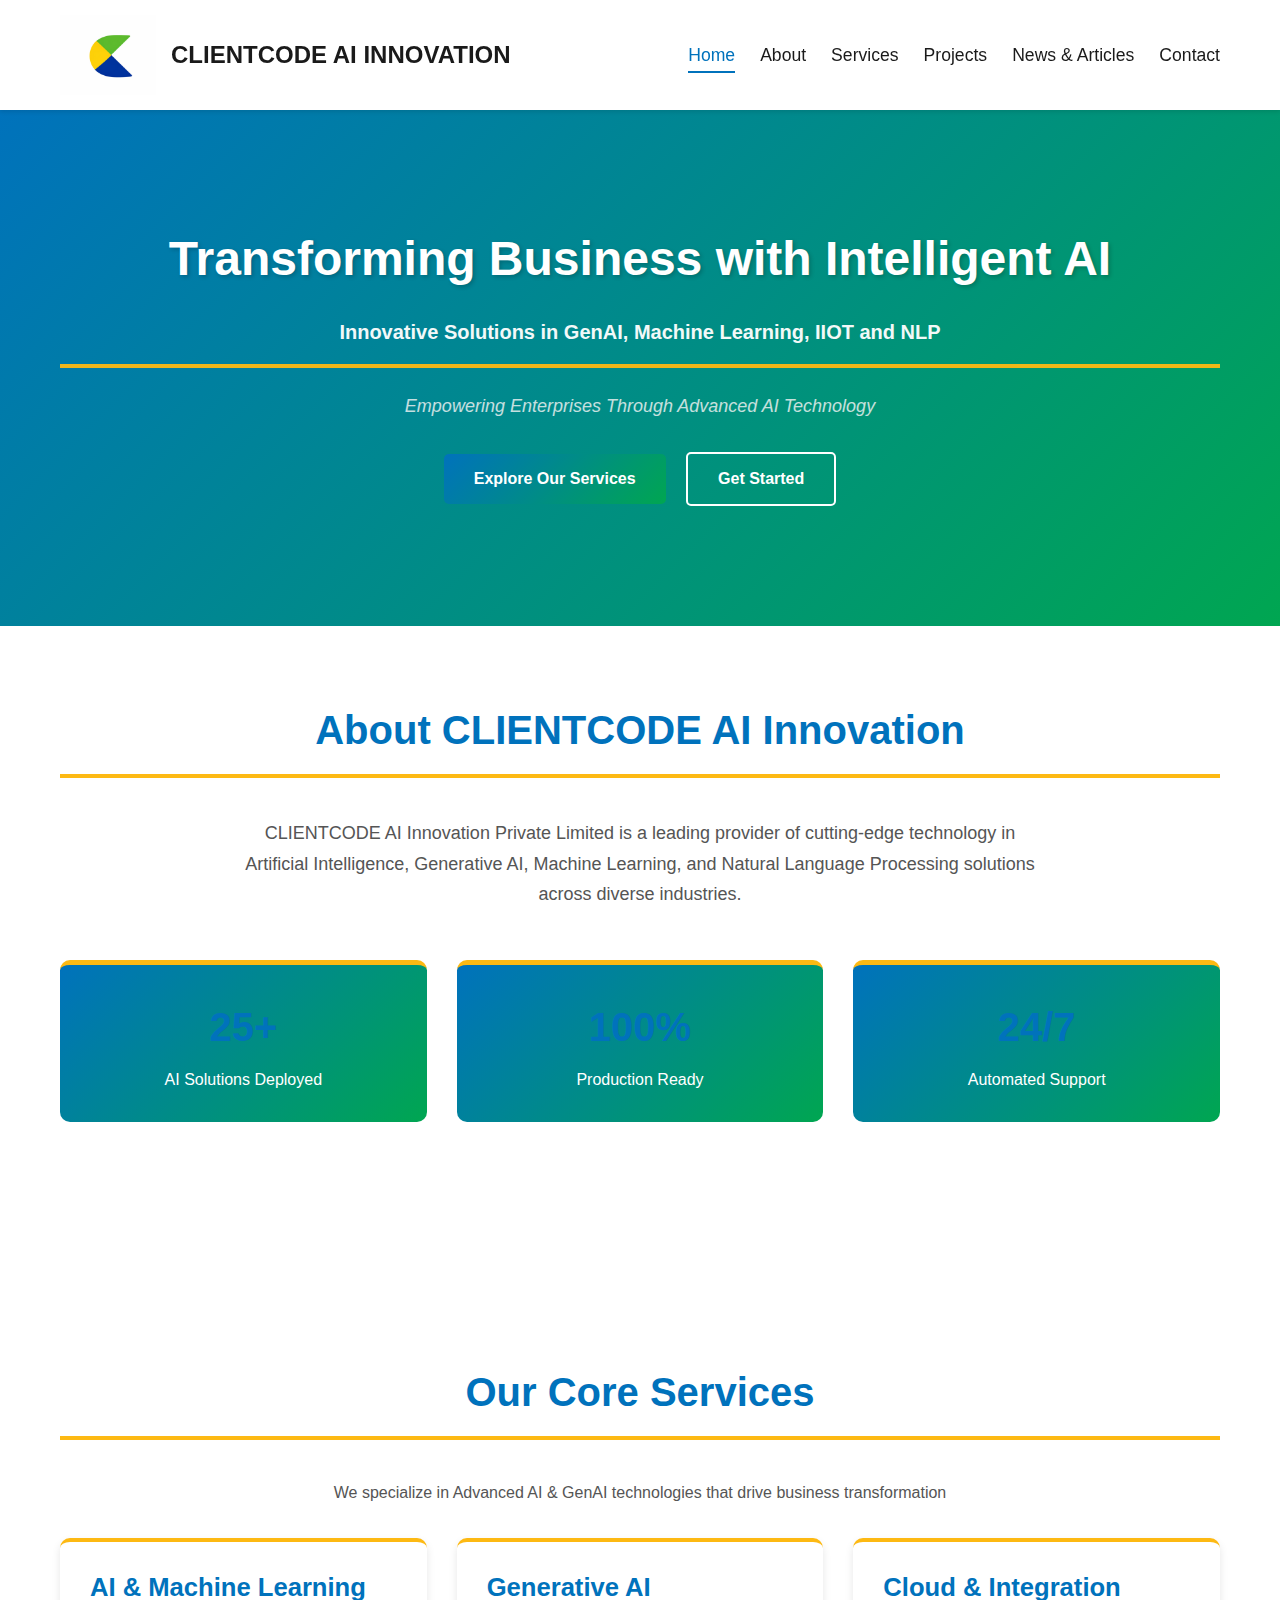
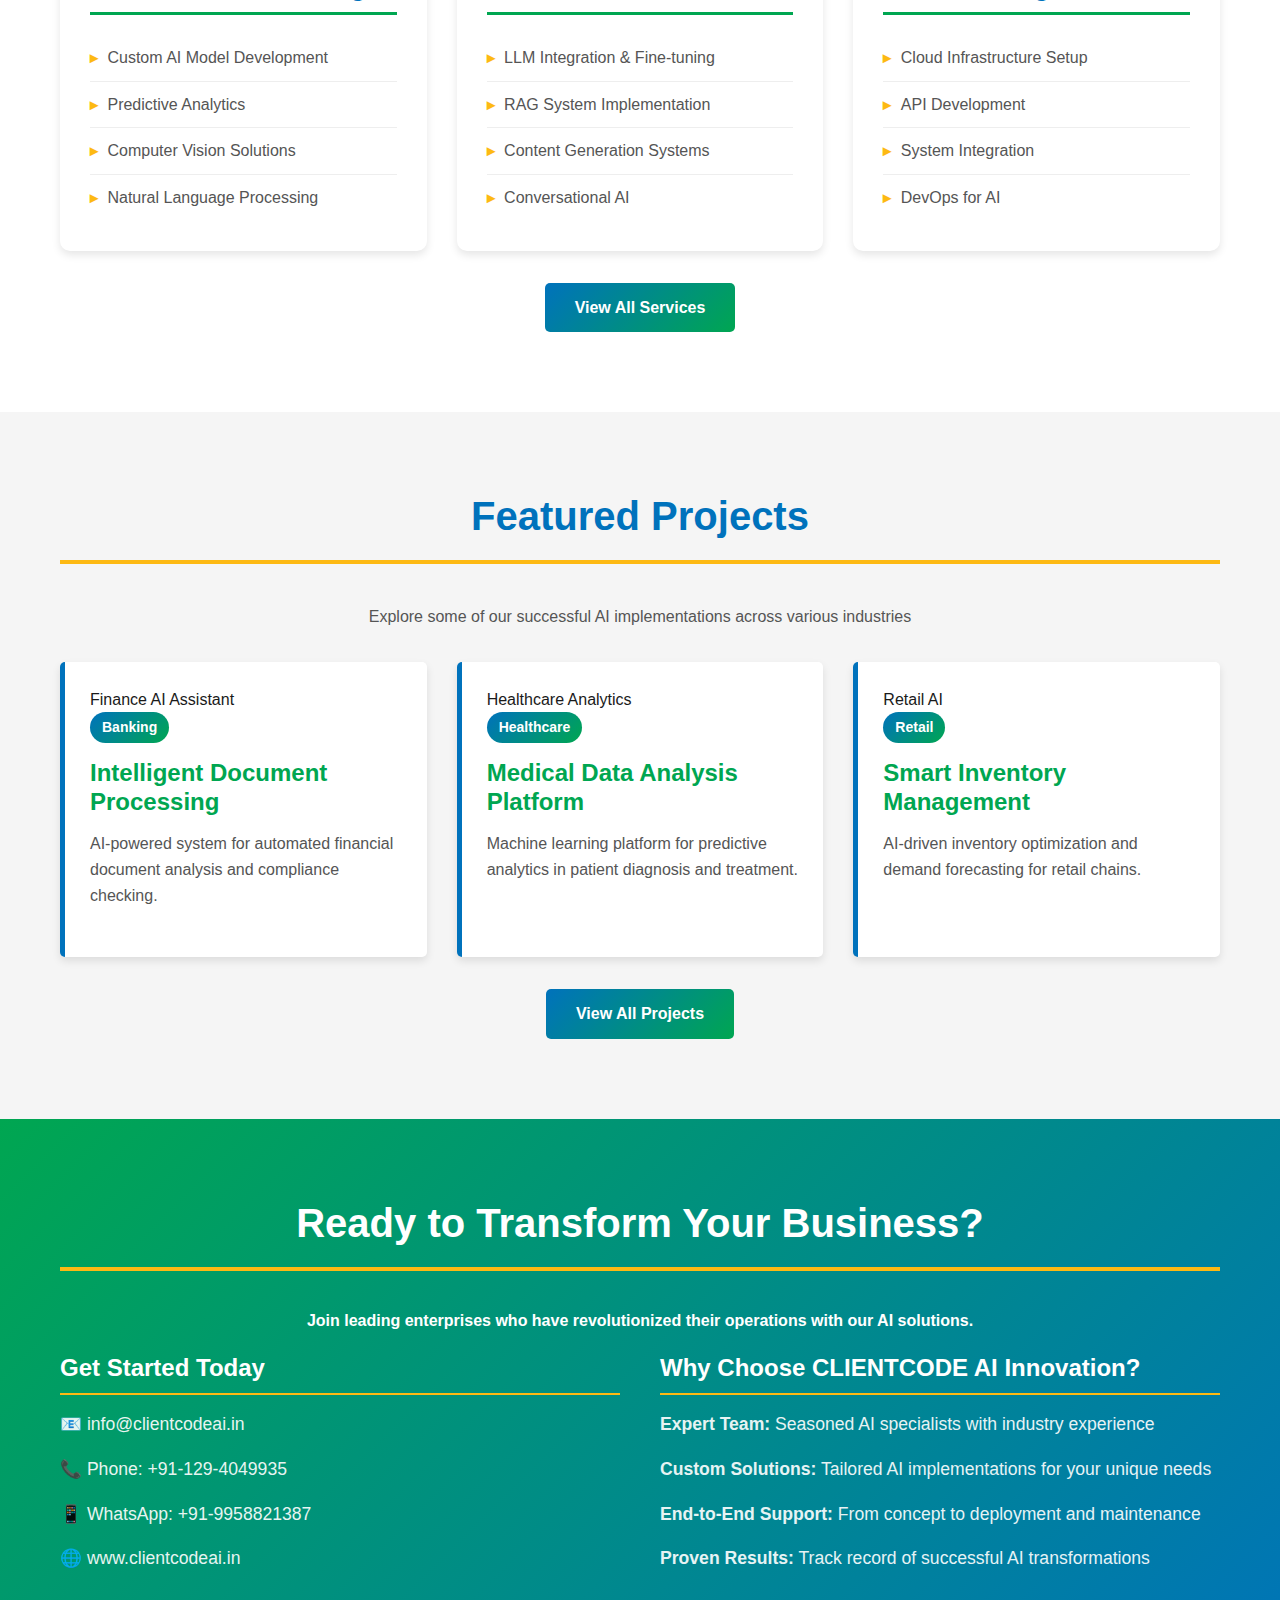
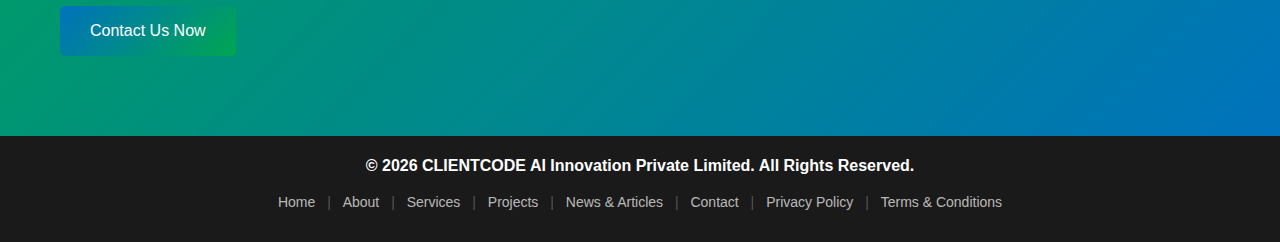
<file: index.html>
<!DOCTYPE html>
<html lang="en">
<head>
    <meta charset="UTF-8">
    <meta name="viewport" content="width=device-width, initial-scale=1.0">
    <title>CLIENTCODE AI Innovation - Intelligent AI Solutions</title>
    <link rel="icon" type="image/png" href="assets/images/logo.png">
    <link rel="stylesheet" href="assets/css/style.css">
    <link rel="preconnect" href="https://fonts.googleapis.com">
    <link rel="preconnect" href="https://fonts.gstatic.com" crossorigin>
    <link href="https://fonts.googleapis.com/css2?family=Inter:wght@300;400;500;600;700;800&display=swap" rel="stylesheet">
    <style>
        /* Interactive animations for landing page */
        .hero {
            animation: fadeInDown 1s ease-out;
        }

        h1 {
            animation: slideInUp 0.8s ease-out 0.2s both;
        }

        .subtitle {
            animation: slideInUp 0.8s ease-out 0.4s both;
        }

        .tagline {
            animation: slideInUp 0.8s ease-out 0.6s both;
        }

        .btn {
            transition: all 0.3s ease;
            animation: fadeIn 1s ease-out 0.8s both;
        }

        .btn:hover {
            transform: translateY(-3px);
            box-shadow: 0 10px 20px rgba(0, 0, 0, 0.2);
        }

        .stat-card {
            animation: scaleIn 0.6s ease-out;
            transition: all 0.3s ease;
        }

        .stat-card:hover {
            transform: translateY(-10px);
            box-shadow: 0 15px 30px rgba(0, 0, 0, 0.15);
        }

        .tech-category {
            animation: fadeInUp 0.6s ease-out;
            transition: all 0.3s ease;
        }

        .tech-category:hover {
            transform: translateY(-8px);
            box-shadow: 0 12px 25px rgba(0, 0, 0, 0.1);
        }

        .project-card {
            animation: fadeInUp 0.6s ease-out;
            transition: all 0.3s ease;
        }

        .project-card:hover {
            transform: translateY(-10px) scale(1.02);
            box-shadow: 0 15px 30px rgba(0, 0, 0, 0.15);
        }

        .contact-details, .contact-address {
            animation: fadeInUp 0.6s ease-out 0.2s both;
        }

        @keyframes fadeInDown {
            from {
                opacity: 0;
                transform: translateY(-30px);
            }
            to {
                opacity: 1;
                transform: translateY(0);
            }
        }

        @keyframes fadeInUp {
            from {
                opacity: 0;
                transform: translateY(30px);
            }
            to {
                opacity: 1;
                transform: translateY(0);
            }
        }

        @keyframes slideInUp {
            from {
                opacity: 0;
                transform: translateY(40px);
            }
            to {
                opacity: 1;
                transform: translateY(0);
            }
        }

        @keyframes scaleIn {
            from {
                opacity: 0;
                transform: scale(0.8);
            }
            to {
                opacity: 1;
                transform: scale(1);
            }
        }

        @keyframes fadeIn {
            from {
                opacity: 0;
            }
            to {
                opacity: 1;
            }
        }

        .stat-number {
            font-size: 2.5rem;
            font-weight: bold;
            color: var(--primary-blue);
            transition: all 0.3s ease;
        }

        .stat-card:hover .stat-number {
            font-size: 3rem;
            color: var(--primary-green);
        }
    </style>
</head>
<body>

    <!-- Header Section - Consistent across all pages -->
    <header class="site-header">
        <div class="container header-container">
            <div class="logo-section">
                <div class="logo">
                    <img src="assets/images/logo.png" alt="CLIENTCODE AI Logo" style="height: 80px; width: auto;">
                </div>
                <div>
                    <div class="company-name">
                        <span style="color: #1a1a1a; font-weight: bold;">CLIENTCODE</span><span style="color: #1a1a1a; font-weight: bold;"> AI INNOVATION</span>
                    </div>
                </div>
            </div>
            <nav class="main-nav">
                <ul>
                    <li><a href="index.html" class="active">Home</a></li>
                    <li><a href="about.html">About</a></li>
                    <li><a href="services.html">Services</a></li>
                    <li><a href="projects.html">Projects</a></li>
                    <li><a href="news.html">News & Articles</a></li>
                    <li><a href="contact.html">Contact</a></li>
                </ul>
            </nav>
            <button class="nav-toggle" aria-label="toggle navigation">
                <span class="hamburger"></span>
            </button>
        </div>
    </header>

    <main>
        <!-- Hero Section -->
        <section class="hero">
            <div class="container">
                <h1>Transforming Business with Intelligent AI</h1>
                <h2 class="subtitle" style="color: white;">Innovative Solutions in GenAI, Machine Learning, IIOT and NLP</h2>
                <p class="tagline" style="color: whitesmoke;">Empowering Enterprises Through Advanced AI Technology</p>
                <div class="mt-2 text-center">
                    <a href="services.html" class="btn">Explore Our Services</a>
                    <a href="contact.html" class="btn btn-outline" style="margin-left: 1rem;">Get Started</a>
                </div>
            </div>
        </section>

        <!-- About Preview Section -->
        <section class="about-section">
            <div class="container">
                <h2 class="text-center">About CLIENTCODE AI Innovation</h2>
                <p class="text-center">CLIENTCODE AI Innovation Private Limited is a leading provider of cutting-edge technology in Artificial Intelligence, Generative AI, Machine Learning, and Natural Language Processing solutions across diverse industries.</p>
                
                <div class="stats-grid">
                    <div class="stat-card">
                        <div class="stat-number">25+</div>
                        <div class="stat-label">AI Solutions Deployed</div>
                    </div>
                    <div class="stat-card">
                        <div class="stat-number">100%</div>
                        <div class="stat-label">Production Ready</div>
                    </div>
                    <div class="stat-card">
                        <div class="stat-number">24/7</div>
                        <div class="stat-label">Automated Support</div>
                    </div>
                </div>
                
                <div class="text-center mt-2">
                    <a href="about.html" class="btn btn-outline">Learn More About Us</a>
                </div>
            </div>
        </section>

        <!-- Services Preview Section -->
        <section class="tech-page bg-alt">
            <div class="container">
                <h2 class="section-title">Our Core Services</h2>
                <p class="text-center mb-2">We specialize in Advanced AI & GenAI technologies that drive business transformation</p>
                
                <div class="tech-categories">
                    <div class="tech-category">
                        <h3>AI & Machine Learning</h3>
                        <ul>
                            <li>Custom AI Model Development</li>
                            <li>Predictive Analytics</li>
                            <li>Computer Vision Solutions</li>
                            <li>Natural Language Processing</li>
                        </ul>
                    </div>
                    <div class="tech-category">
                        <h3>Generative AI</h3>
                        <ul>
                            <li>LLM Integration & Fine-tuning</li>
                            <li>RAG System Implementation</li>
                            <li>Content Generation Systems</li>
                            <li>Conversational AI</li>
                        </ul>
                    </div>
                    <div class="tech-category">
                        <h3>Cloud & Integration</h3>
                        <ul>
                            <li>Cloud Infrastructure Setup</li>
                            <li>API Development</li>
                            <li>System Integration</li>
                            <li>DevOps for AI</li>
                        </ul>
                    </div>
                </div>
                
                <div class="text-center mt-2">
                    <a href="services.html" class="btn">View All Services</a>
                </div>
            </div>
        </section>

        <!-- Projects Preview Section -->
        <section class="projects-section">
            <div class="container">
                <h2 class="text-center">Featured Projects</h2>
                <p class="text-center mb-2">Explore some of our successful AI implementations across various industries</p>
                
                <div class="project-gallery">
                    <div class="project-card">
                        <div class="project-image">
                            <span>Finance AI Assistant</span>
                        </div>
                        <div class="project-content">
                            <span class="project-category">Banking</span>
                            <h3>Intelligent Document Processing</h3>
                            <p>AI-powered system for automated financial document analysis and compliance checking.</p>
                        </div>
                    </div>
                    
                    <div class="project-card">
                        <div class="project-image">
                            <span>Healthcare Analytics</span>
                        </div>
                        <div class="project-content">
                            <span class="project-category">Healthcare</span>
                            <h3>Medical Data Analysis Platform</h3>
                            <p>Machine learning platform for predictive analytics in patient diagnosis and treatment.</p>
                        </div>
                    </div>
                    
                    <div class="project-card">
                        <div class="project-image">
                            <span>Retail AI</span>
                        </div>
                        <div class="project-content">
                            <span class="project-category">Retail</span>
                            <h3>Smart Inventory Management</h3>
                            <p>AI-driven inventory optimization and demand forecasting for retail chains.</p>
                        </div>
                    </div>
                </div>
                
                <div class="text-center mt-2">
                    <a href="projects.html" class="btn">View All Projects</a>
                </div>
            </div>
        </section>

        <!-- CTA Section -->
        <section class="contact-section">
            <div class="container">
                <h2 class="text-center">Ready to Transform Your Business?</h2>
                <h4 class="text-center">Join leading enterprises who have revolutionized their operations with our AI solutions.</h4>
                
                <div class="contact-grid">
                    <div class="contact-details">
                        <h3>Get Started Today</h3>
                        <p>📧 <a href="mailto:info@clientcodeai.in">info@clientcodeai.in</a></p>
                        <p>📞 Phone: <a href="tel:+91-129-4049935">+91-129-4049935</a></p>
                        <p>📱 WhatsApp: <a href="https://wa.me/919958821387">+91-9958821387</a></p>
                        <p>🌐 <a href="http://www.clientcodeai.in" target="_blank">www.clientcodeai.in</a></p>
                        <div class="mt-2">
                            <a href="contact.html" class="btn btn-block">Contact Us Now</a>
                        </div>
                    </div>
                    
                    <div class="contact-address">
                        <h3>Why Choose CLIENTCODE AI Innovation?</h3>
                        <p><strong>Expert Team:</strong> Seasoned AI specialists with industry experience</p>
                        <p><strong>Custom Solutions:</strong> Tailored AI implementations for your unique needs</p>
                        <p><strong>End-to-End Support:</strong> From concept to deployment and maintenance</p>
                        <p><strong>Proven Results:</strong> Track record of successful AI transformations</p>
                    </div>
                </div>
            </div>
        </section>
    </main>

    <!-- Footer Section - Consistent across all pages -->
    <footer class="site-footer">
        <div class="container">
            <div style="text-align: center;">
                <h4 style="margin: 0 0 1rem 0;">© 2026 CLIENTCODE AI Innovation Private Limited. All Rights Reserved.</h4>
            </div>
            <p style="margin: 0.5rem 0; font-size: 0.875rem; text-align: center;">
                <a href="index.html" style="color: rgba(255, 255, 255, 0.7); margin: 0 0.5rem;">Home</a> |
                <a href="about.html" style="color: rgba(255, 255, 255, 0.7); margin: 0 0.5rem;">About</a> |
                <a href="services.html" style="color: rgba(255, 255, 255, 0.7); margin: 0 0.5rem;">Services</a> |
                <a href="projects.html" style="color: rgba(255, 255, 255, 0.7); margin: 0 0.5rem;">Projects</a> |
                <a href="news.html" style="color: rgba(255, 255, 255, 0.7); margin: 0 0.5rem;">News & Articles</a> |
                <a href="contact.html" style="color: rgba(255, 255, 255, 0.7); margin: 0 0.5rem;">Contact</a> |
                <a href="privacy.html" style="color: rgba(255, 255, 255, 0.7); margin: 0 0.5rem;">Privacy Policy</a> |
                <a href="terms.html" style="color: rgba(255, 255, 255, 0.7); margin: 0 0.5rem;">Terms & Conditions</a>
            </p>
        </div>
    </footer>

    <script src="assets/js/script.js"></script>
</body>
</html>
</file>
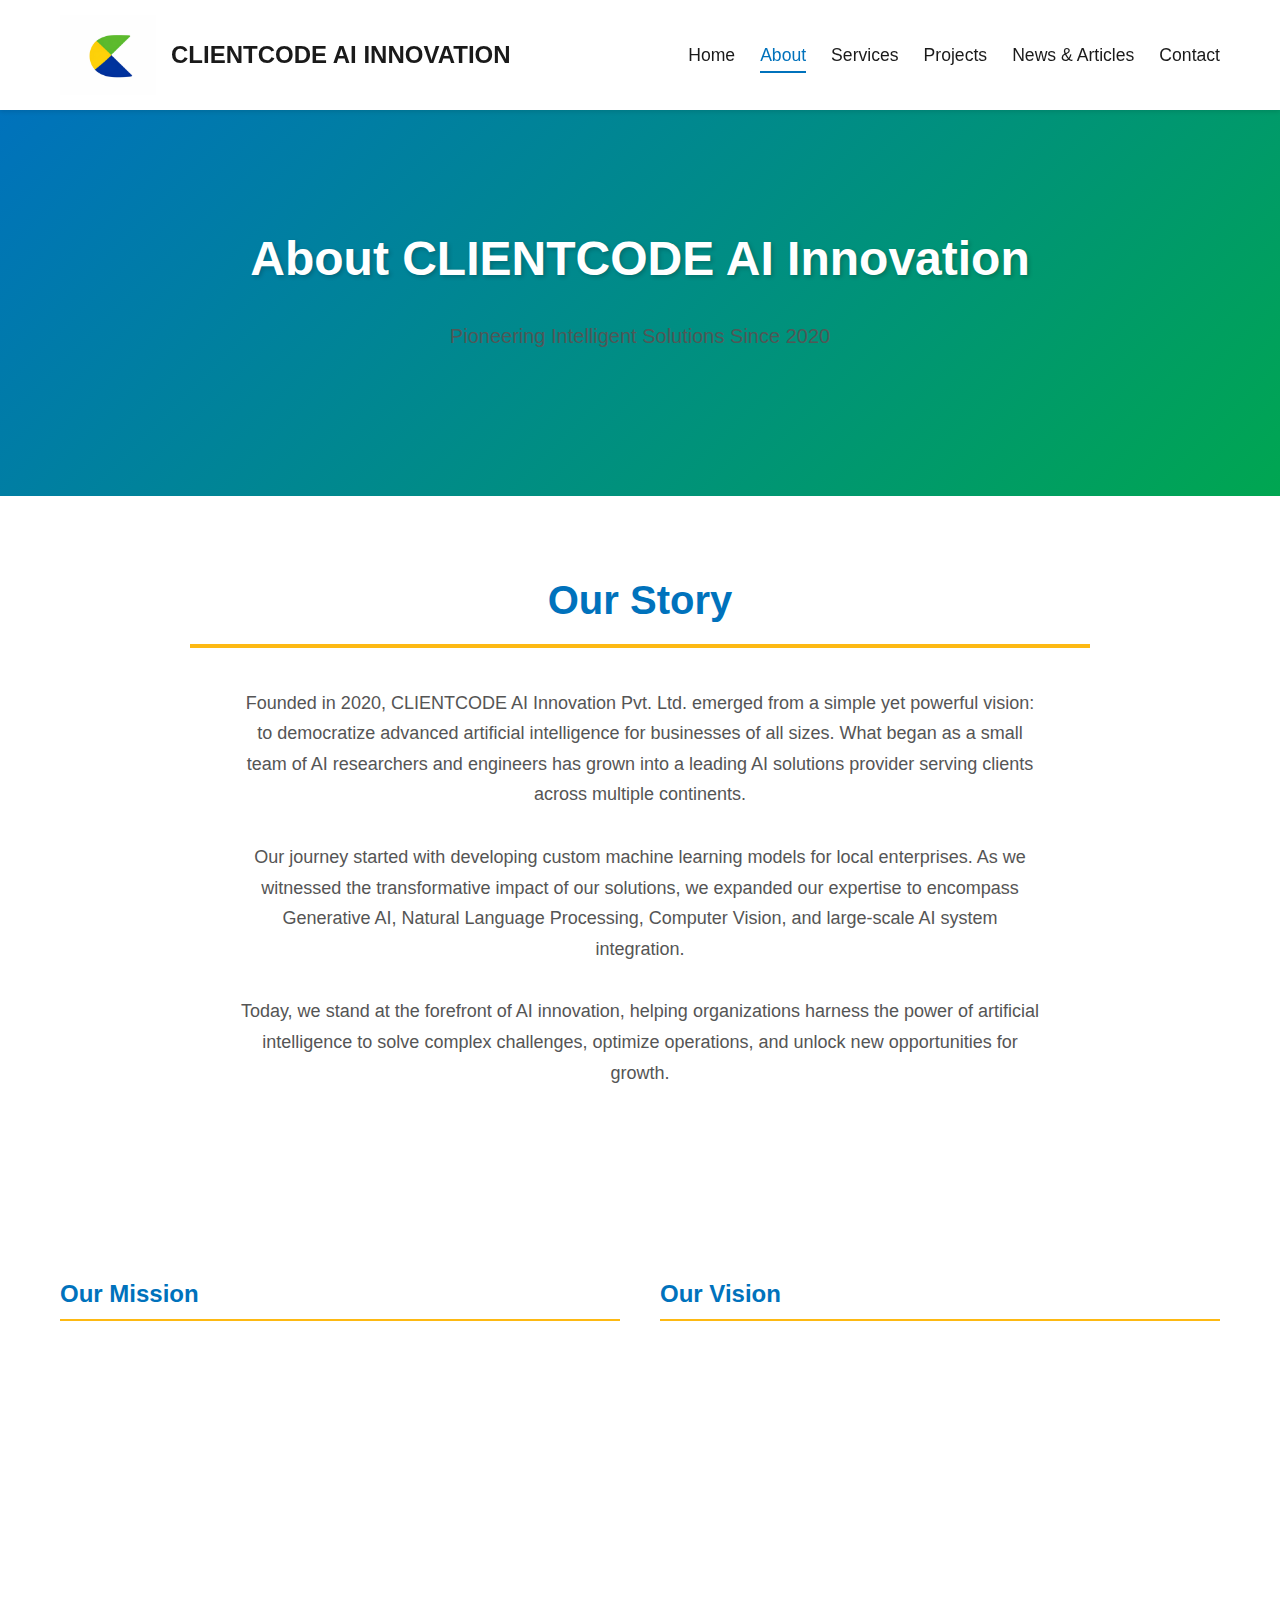
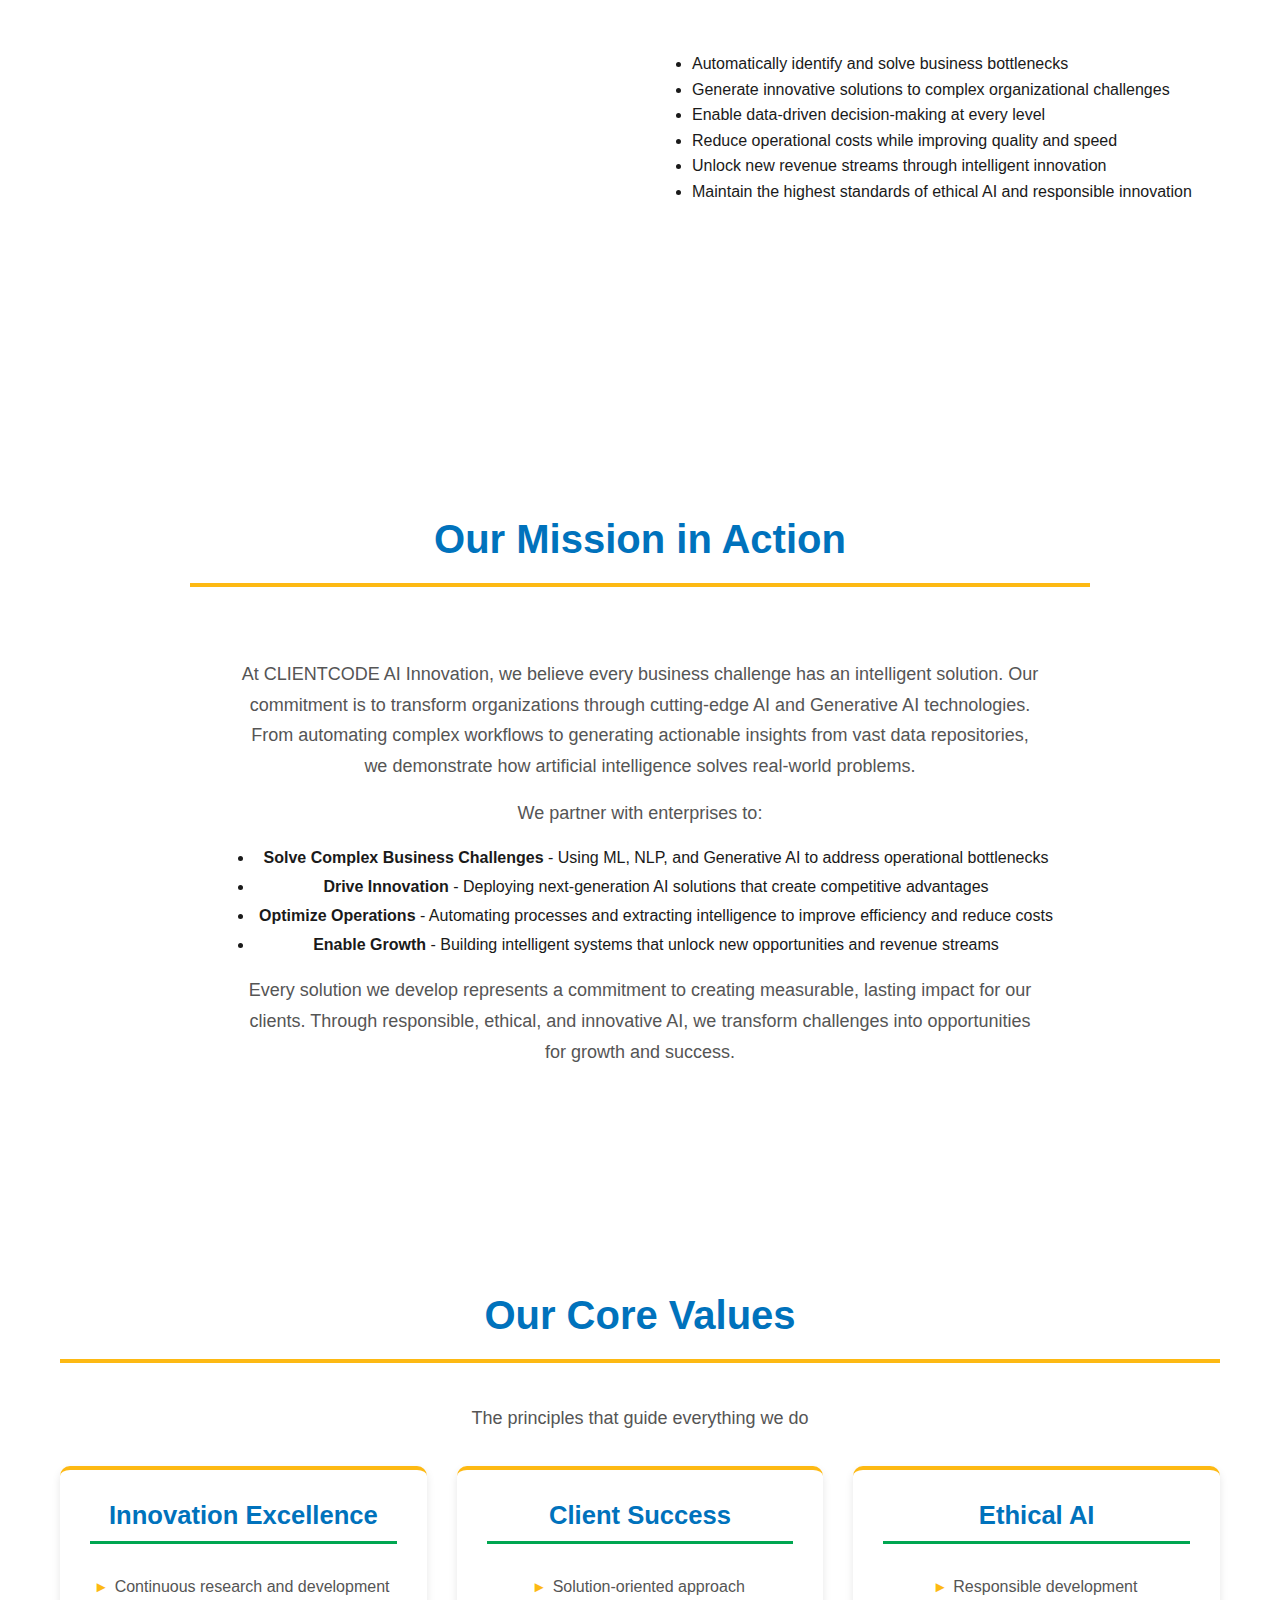
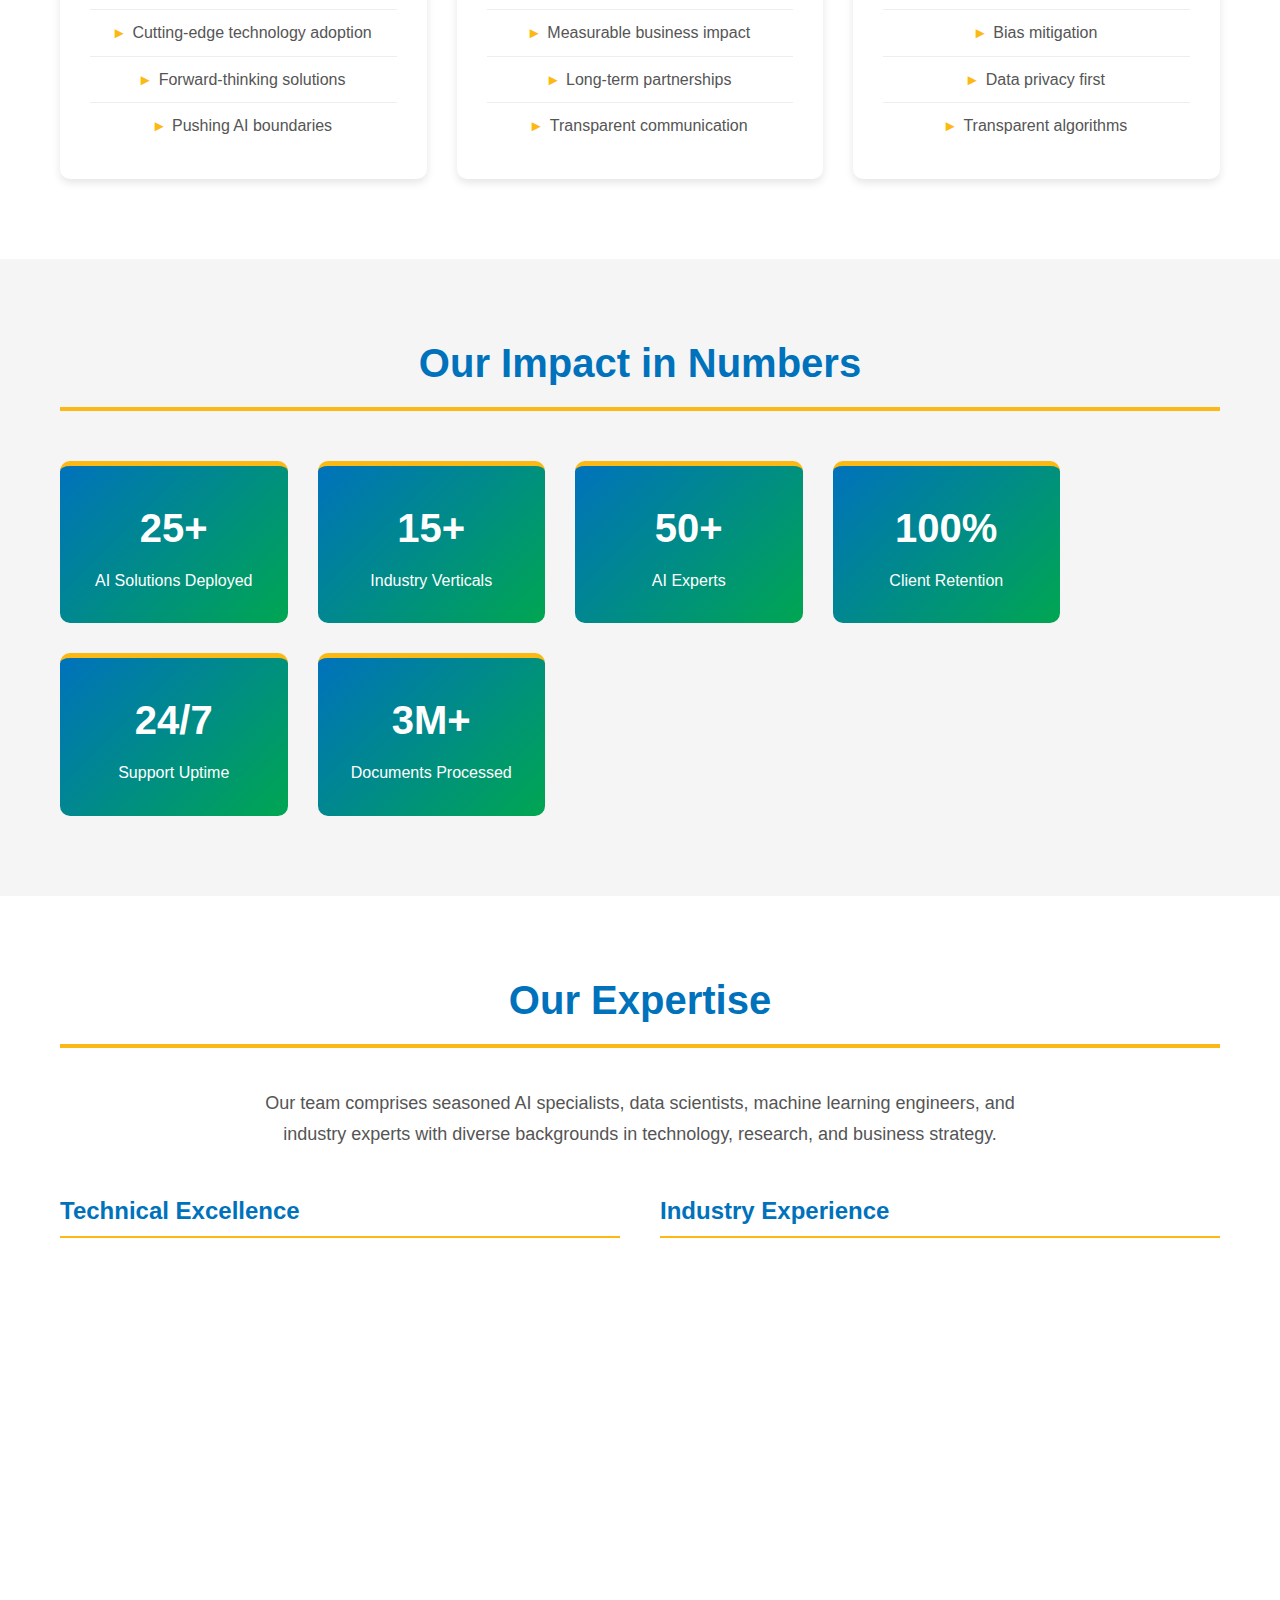
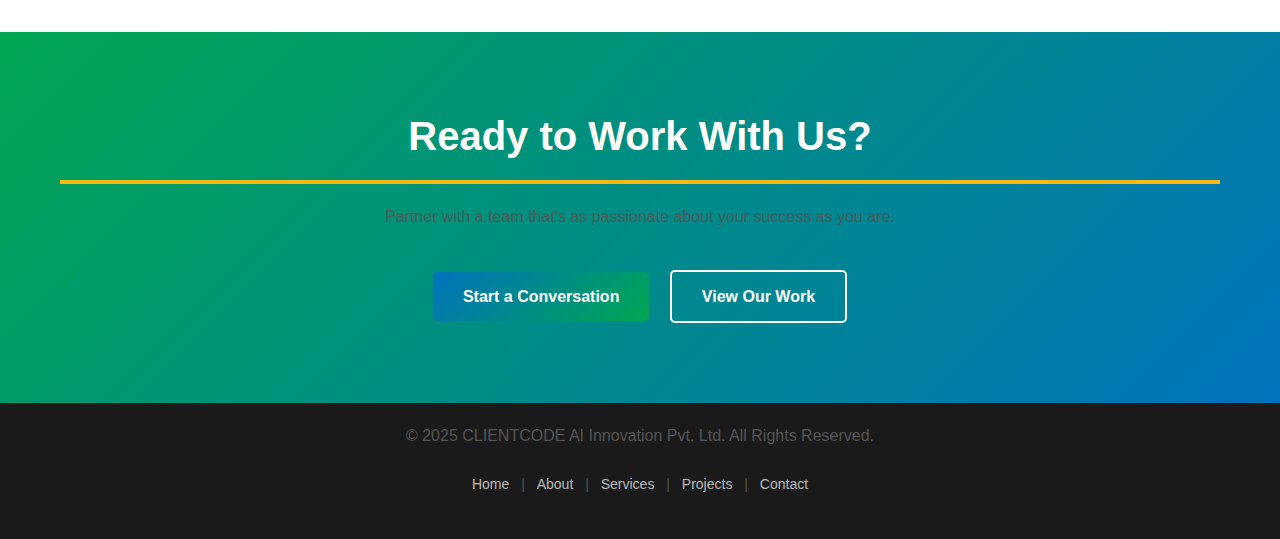
<file: about.html>
<!DOCTYPE html>
<html lang="en">
<head>
    <meta charset="UTF-8">
    <meta name="viewport" content="width=device-width, initial-scale=1.0">
    <title>About Us - CLIENTCODE AI Innovation | AI Solutions Provider</title>
    <link rel="stylesheet" href="assets/css/style.css">
    <link rel="preconnect" href="https://fonts.googleapis.com">
    <link rel="preconnect" href="https://fonts.gstatic.com" crossorigin>
    <link href="https://fonts.googleapis.com/css2?family=Inter:wght@300;400;500;600;700;800&display=swap" rel="stylesheet">
</head>
<body>

    <!-- Header Section -->
    <header class="site-header">
        <div class="container header-container">
            <div class="logo-section">
                <div class="logo">
                    <img src="assets/images/logo.png" alt="CLIENTCODE AI Logo" style="height: 80px; width: auto;">
                </div>
                <div>
                    <div class="company-name">
                        <span style="color: #1a1a1a; font-weight: bold;">CLIENTCODE</span><span style="color: #1a1a1a; font-weight: bold;"> AI INNOVATION</span>
                    </div>
                </div>
            </div>
            <nav class="main-nav">
                <ul>
                    <li><a href="index.html">Home</a></li>
                    <li><a href="about.html" class="active">About</a></li>
                    <li><a href="services.html">Services</a></li>
                    <li><a href="projects.html">Projects</a></li>
                    <li><a href="news.html">News & Articles</a></li>
                    <li><a href="contact.html">Contact</a></li>
                </ul>
            </nav>
            <button class="nav-toggle" aria-label="toggle navigation">
                <span class="hamburger"></span>
            </button>
        </div>
    </header>

    <main>
        <!-- Page Hero -->
        <section class="hero">
            <div class="container">
                <h1>About CLIENTCODE AI Innovation</h1>
                <p class="subtitle">Pioneering Intelligent Solutions Since 2020</p>
            </div>
        </section>

        <!-- Company Story -->
        <section class="about-section">
            <div class="container">
                <div style="max-width: 900px; margin: 0 auto;">
                    <h2>Our Story</h2>
                
                    <p left="left">Founded in 2020, CLIENTCODE AI Innovation Pvt. Ltd. emerged from a simple yet powerful vision: to democratize advanced artificial intelligence for businesses of all sizes. What began as a small team of AI researchers and engineers has grown into a leading AI solutions provider serving clients across multiple continents.</p>
                    
                    <p>Our journey started with developing custom machine learning models for local enterprises. As we witnessed the transformative impact of our solutions, we expanded our expertise to encompass Generative AI, Natural Language Processing, Computer Vision, and large-scale AI system integration.</p>
                    
                    <p>Today, we stand at the forefront of AI innovation, helping organizations harness the power of artificial intelligence to solve complex challenges, optimize operations, and unlock new opportunities for growth.</p>
                </div>
            </div>
        </section>

        <!-- Mission & Vision -->
        <section class="tech-page bg-alt">
            <div class="container">
                <div class="contact-grid">
                    <div class="contact-address">
                        <h3>Our Mission</h3>
                        <p><strong>To transform businesses by solving critical challenges through intelligent AI and Generative AI solutions.</strong></p>
                        
                        <p>We empower enterprises to unlock unprecedented operational efficiency, accelerate decision-making, and drive innovation by deploying cutting-edge AI technologies that integrate seamlessly into their existing ecosystems. Our mission is to demystify artificial intelligence and make it accessible, practical, and immediately valuable for organizations of all sizes.</p>
                        
                        <p>We tackle the most pressing business problems—from automating complex workflows and extracting actionable intelligence from vast data repositories to generating intelligent content and enabling autonomous systems. By combining advanced Generative AI, Machine Learning, and Natural Language Processing, we deliver tangible business outcomes that transform how organizations operate, compete, and grow.</p>
                        
                        <p>Our commitment extends beyond technology deployment; we partner with our clients to ensure lasting impact, sustainable innovation, and measurable return on investment in every AI initiative.</p>
                    </div>
                    
                    <div class="contact-address">
                        <h3>Our Vision</h3>
                        <p><strong>To be the global catalyst for AI-driven business transformation, enabling organizations to solve their most complex challenges with intelligent, ethical, and generative AI solutions.</strong></p>
                        
                        <p>We envision a world where Generative AI and advanced machine learning are not luxury technologies but essential tools integrated into the fabric of every successful organization. We see a future where businesses leverage AI not just for automation, but for augmentation—enhancing human creativity, judgment, and strategic thinking.</p>
                        
                        <p>Our vision includes creating AI systems that:</p>
                        <ul style="margin: 1rem 0; padding-left: 2rem;">
                            <li>Automatically identify and solve business bottlenecks</li>
                            <li>Generate innovative solutions to complex organizational challenges</li>
                            <li>Enable data-driven decision-making at every level</li>
                            <li>Reduce operational costs while improving quality and speed</li>
                            <li>Unlock new revenue streams through intelligent innovation</li>
                            <li>Maintain the highest standards of ethical AI and responsible innovation</li>
                        </ul>
                        
                        <p>By championing responsible, transparent, and human-centered AI, we aim to become the trusted partner organizations turn to when facing their toughest business challenges, knowing they'll receive not just technology, but transformational partnership.</p>
                    </div>
                </div>
            </div>
        </section>

        <!-- Our Mission in Action -->
        <section class="about-section">
            <div class="container">
                <div style="max-width: 900px; margin: 0 auto;">
                    <h2 class="text-center">Our Mission in Action</h2>
                    
                    <div style="background-color: var(--color-background-alt); padding: 2rem; border-radius: var(--border-radius-lg); margin-top: 2rem;">
                        <p style="margin-bottom: 1rem;">At CLIENTCODE AI Innovation, we believe every business challenge has an intelligent solution. Our commitment is to transform organizations through cutting-edge AI and Generative AI technologies. From automating complex workflows to generating actionable insights from vast data repositories, we demonstrate how artificial intelligence solves real-world problems.</p>
                        
                        <p style="margin-bottom: 1rem;">We partner with enterprises to:</p>
                        <ul style="margin: 1rem 0 1rem 2rem; line-height: 1.8;">
                            <li><strong>Solve Complex Business Challenges</strong> - Using ML, NLP, and Generative AI to address operational bottlenecks</li>
                            <li><strong>Drive Innovation</strong> - Deploying next-generation AI solutions that create competitive advantages</li>
                            <li><strong>Optimize Operations</strong> - Automating processes and extracting intelligence to improve efficiency and reduce costs</li>
                            <li><strong>Enable Growth</strong> - Building intelligent systems that unlock new opportunities and revenue streams</li>
                        </ul>
                        
                        <p>Every solution we develop represents a commitment to creating measurable, lasting impact for our clients. Through responsible, ethical, and innovative AI, we transform challenges into opportunities for growth and success.</p>
                    </div>
                </div>
            </div>
        </section>

        <!-- Core Values -->
        <section class="about-section">
            <div class="container">
                <h2 class="text-center">Our Core Values</h2>
                <p class="text-center mb-2">The principles that guide everything we do</p>
                
                <div class="tech-categories">
                    <div class="tech-category">
                        <h3>Innovation Excellence</h3>
                        <ul>
                            <li>Continuous research and development</li>
                            <li>Cutting-edge technology adoption</li>
                            <li>Forward-thinking solutions</li>
                            <li>Pushing AI boundaries</li>
                        </ul>
                    </div>
                    <div class="tech-category">
                        <h3>Client Success</h3>
                        <ul>
                            <li>Solution-oriented approach</li>
                            <li>Measurable business impact</li>
                            <li>Long-term partnerships</li>
                            <li>Transparent communication</li>
                        </ul>
                    </div>
                    <div class="tech-category">
                        <h3>Ethical AI</h3>
                        <ul>
                            <li>Responsible development</li>
                            <li>Bias mitigation</li>
                            <li>Data privacy first</li>
                            <li>Transparent algorithms</li>
                        </ul>
                    </div>
                </div>
            </div>
        </section>

        <!-- Stats & Achievements -->
        <section class="projects-section">
            <div class="container">
                <h2 class="text-center">Our Impact in Numbers</h2>
                
                <div class="stats-grid" style="max-width: 1000px;">
                    <div class="stat-card">
                        <div class="stat-number">25+</div>
                        <div class="stat-label">AI Solutions Deployed</div>
                    </div>
                    <div class="stat-card">
                        <div class="stat-number">15+</div>
                        <div class="stat-label">Industry Verticals</div>
                    </div>
                    <div class="stat-card">
                        <div class="stat-number">50+</div>
                        <div class="stat-label">AI Experts</div>
                    </div>
                    <div class="stat-card">
                        <div class="stat-number">100%</div>
                        <div class="stat-label">Client Retention</div>
                    </div>
                    <div class="stat-card">
                        <div class="stat-number">24/7</div>
                        <div class="stat-label">Support Uptime</div>
                    </div>
                    <div class="stat-card">
                        <div class="stat-number">3M+</div>
                        <div class="stat-label">Documents Processed</div>
                    </div>
                </div>
            </div>
        </section>

        <!-- Leadership Team (Optional Section - can add later) -->
        <section class="about-section bg-alt">
            <div class="container">
                <h2 class="text-center">Our Expertise</h2>
                <p class="text-center mb-2" style="max-width: 800px; margin: 0 auto 3rem auto;">
                    Our team comprises seasoned AI specialists, data scientists, machine learning engineers, and industry experts with diverse backgrounds in technology, research, and business strategy.
                </p>
                
                <div class="contact-grid">
                    <div class="contact-address">
                        <h3>Technical Excellence</h3>
                        <p><strong>Advanced Degrees:</strong> 80% of our technical team hold master's or PhDs in AI-related fields</p>
                        <p><strong>Research Focus:</strong> Active contributions to AI research and publications</p>
                        <p><strong>Certifications:</strong> Industry certifications across cloud platforms and AI frameworks</p>
                        <p><strong>Continuous Learning:</strong> Regular training on emerging AI technologies</p>
                    </div>
                    
                    <div class="contact-address">
                        <h3>Industry Experience</h3>
                        <p><strong>Cross-Industry:</strong> Experience across finance, healthcare, retail, manufacturing, and more</p>
                        <p><strong>Global Perspective:</strong> Team members with international project experience</p>
                        <p><strong>Business Acumen:</strong> Understanding of both technology and business outcomes</p>
                        <p><strong>Problem-Solving:</strong> Proven track record of solving complex business challenges</p>
                    </div>
                </div>
            </div>
        </section>

        <!-- CTA Section -->
        <section class="contact-section">
            <div class="container">
                <h2 class="text-center">Ready to Work With Us?</h2>
                <p class="text-center">Partner with a team that's as passionate about your success as you are.</p>
                
                <div class="text-center mt-2">
                    <a href="contact.html" class="btn" style="margin-right: 1rem;">Start a Conversation</a>
                    <a href="projects.html" class="btn btn-outline">View Our Work</a>
                </div>
            </div>
        </section>
    </main>

    <!-- Footer Section -->
    <footer class="site-footer">
        <div class="container">
            <p>© 2025 CLIENTCODE AI Innovation Pvt. Ltd. All Rights Reserved.</p>
            <p style="margin-top: 0.5rem; font-size: 0.875rem;">
                <a href="index.html" style="color: rgba(255, 255, 255, 0.7); margin: 0 0.5rem;">Home</a> |
                <a href="about.html" style="color: rgba(255, 255, 255, 0.7); margin: 0 0.5rem;">About</a> |
                <a href="services.html" style="color: rgba(255, 255, 255, 0.7); margin: 0 0.5rem;">Services</a> |
                <a href="projects.html" style="color: rgba(255, 255, 255, 0.7); margin: 0 0.5rem;">Projects</a> |
                <a href="contact.html" style="color: rgba(255, 255, 255, 0.7); margin: 0 0.5rem;">Contact</a>
            </p>
        </div>
    </footer>

    <script src="assets/js/script.js"></script>
</body>
</html>
</file>
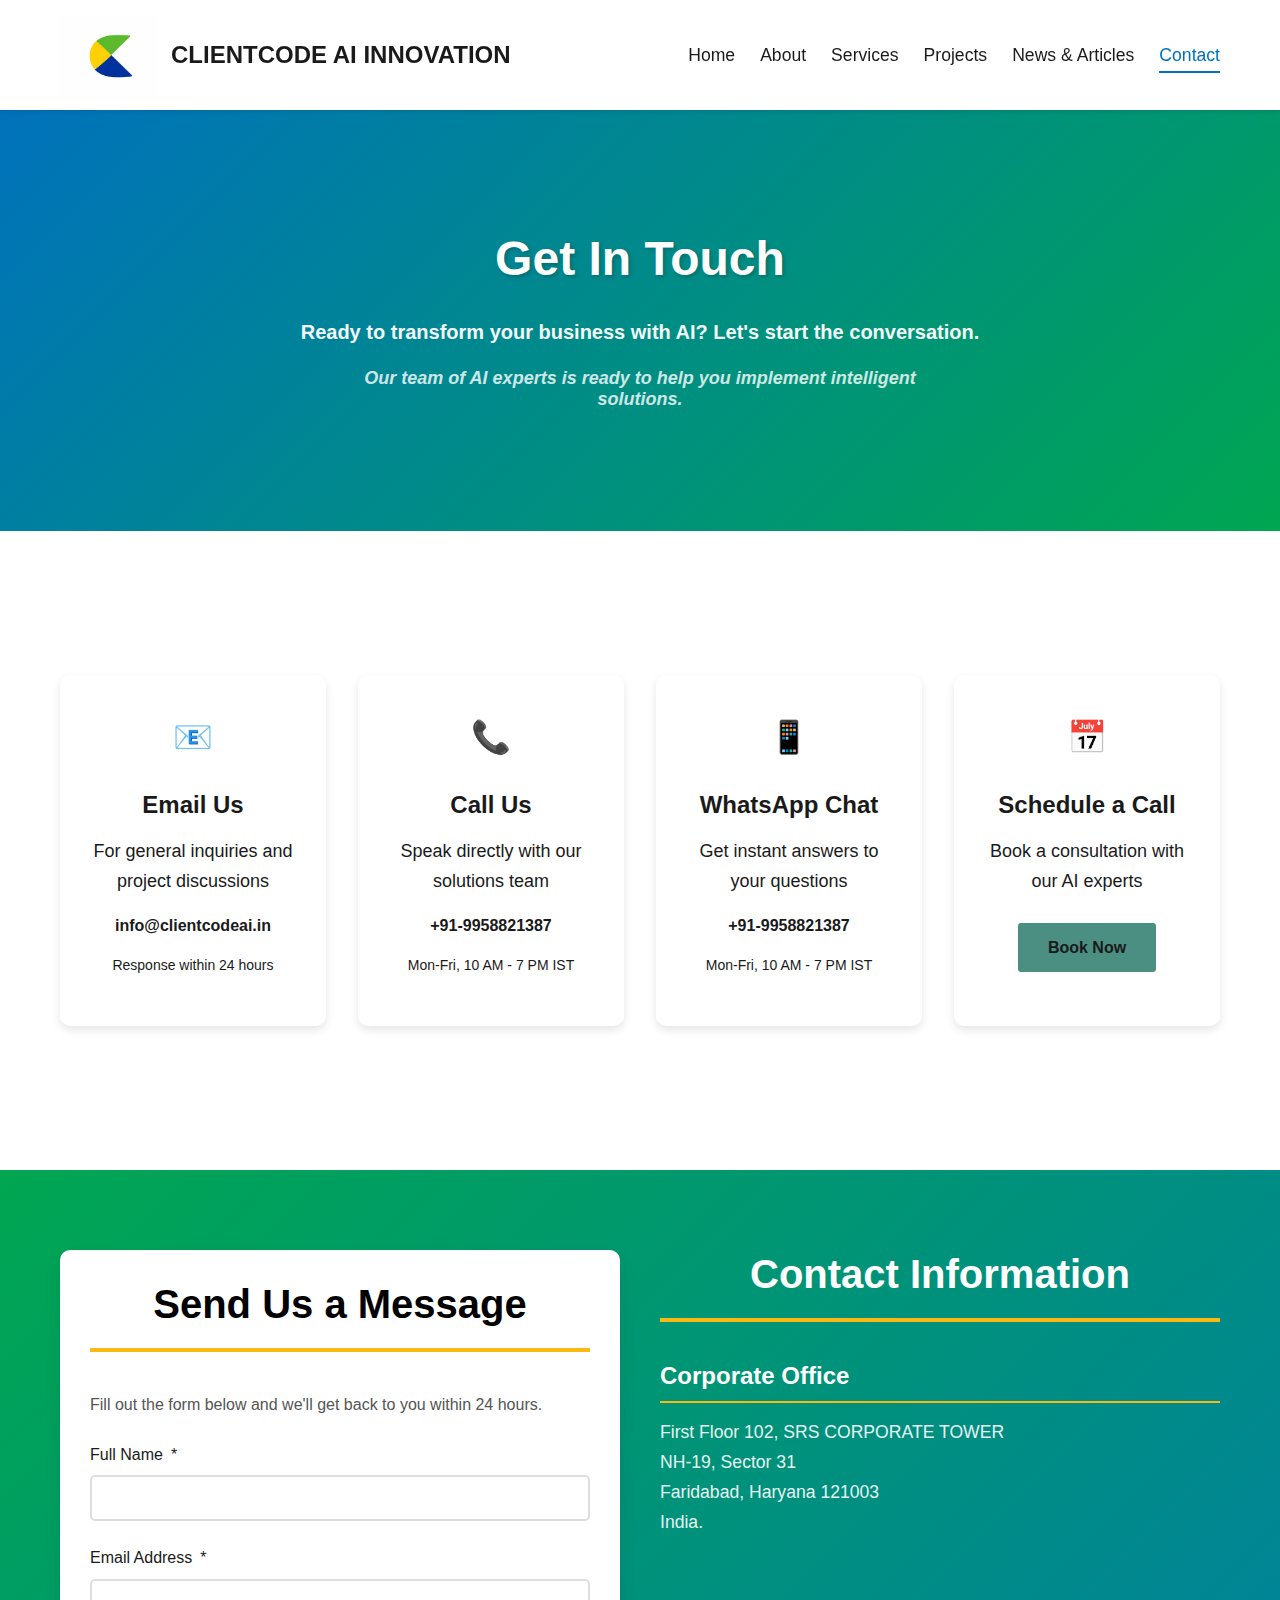
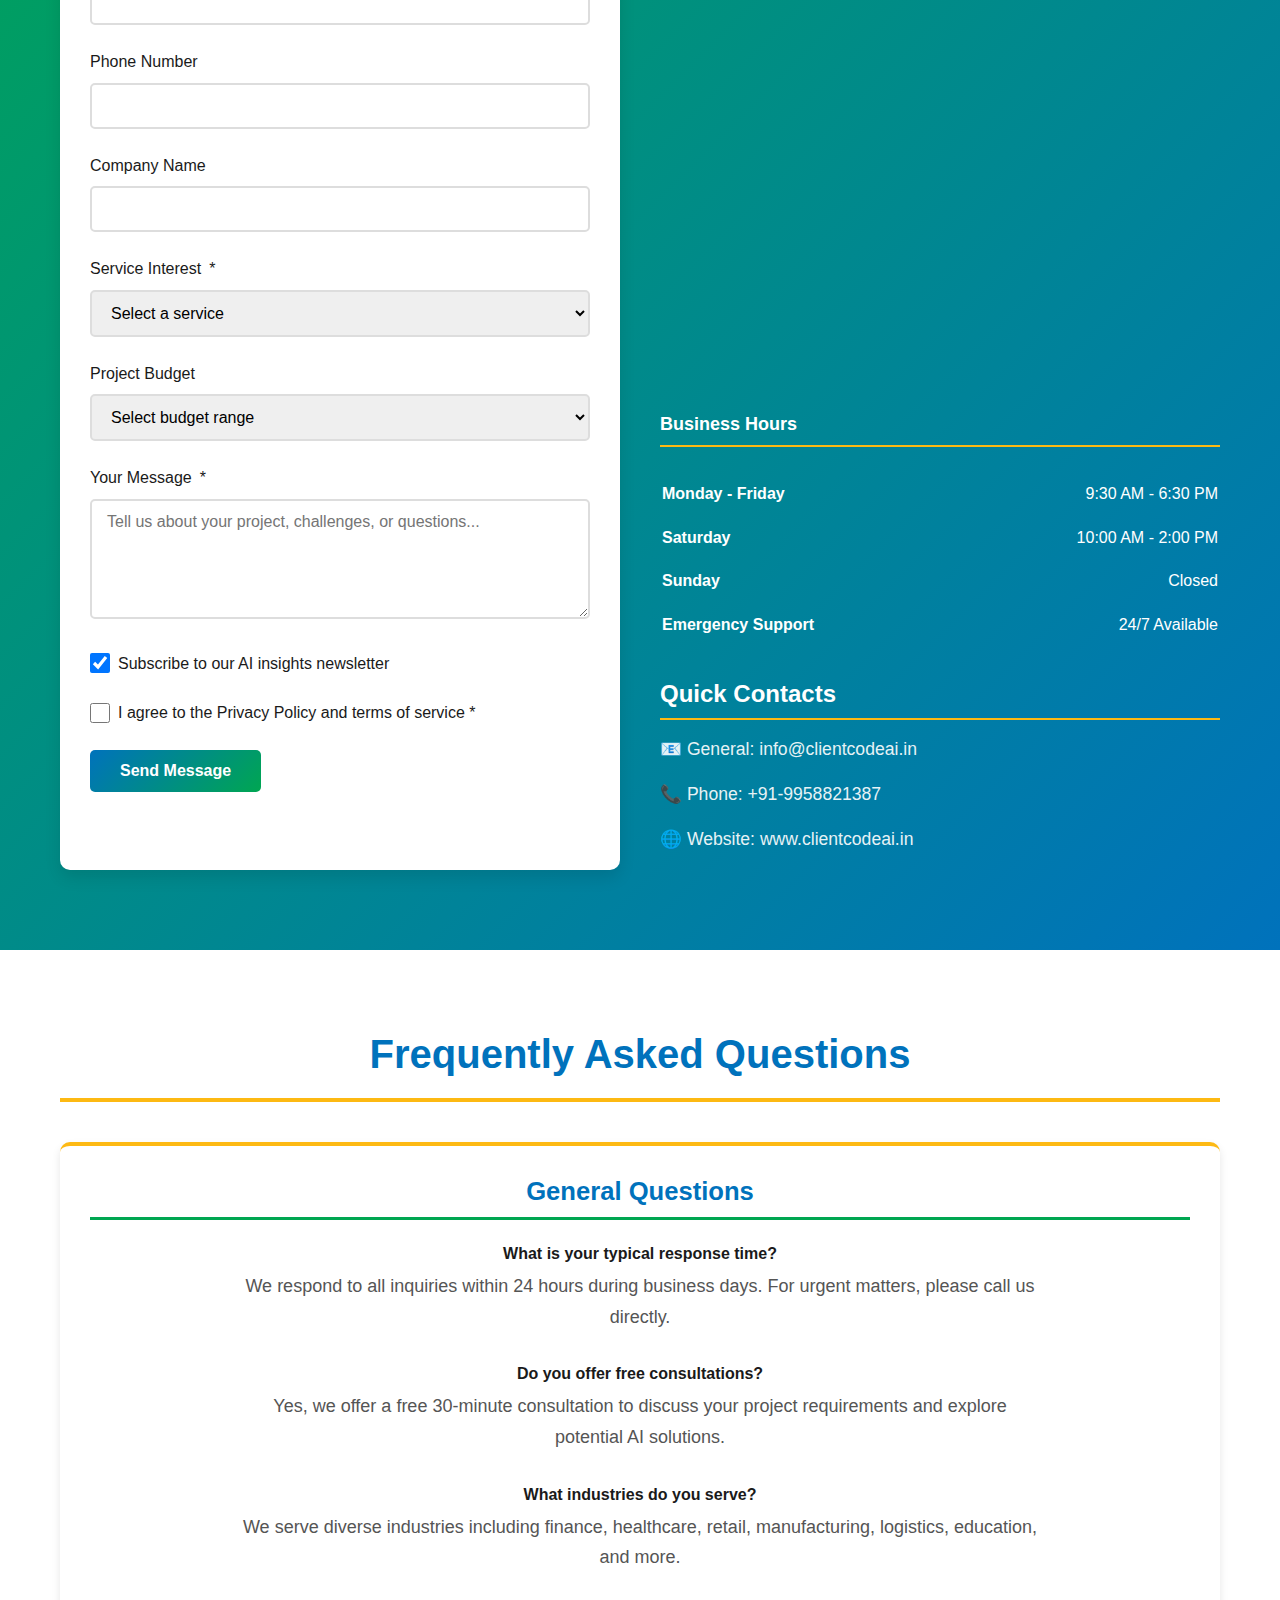
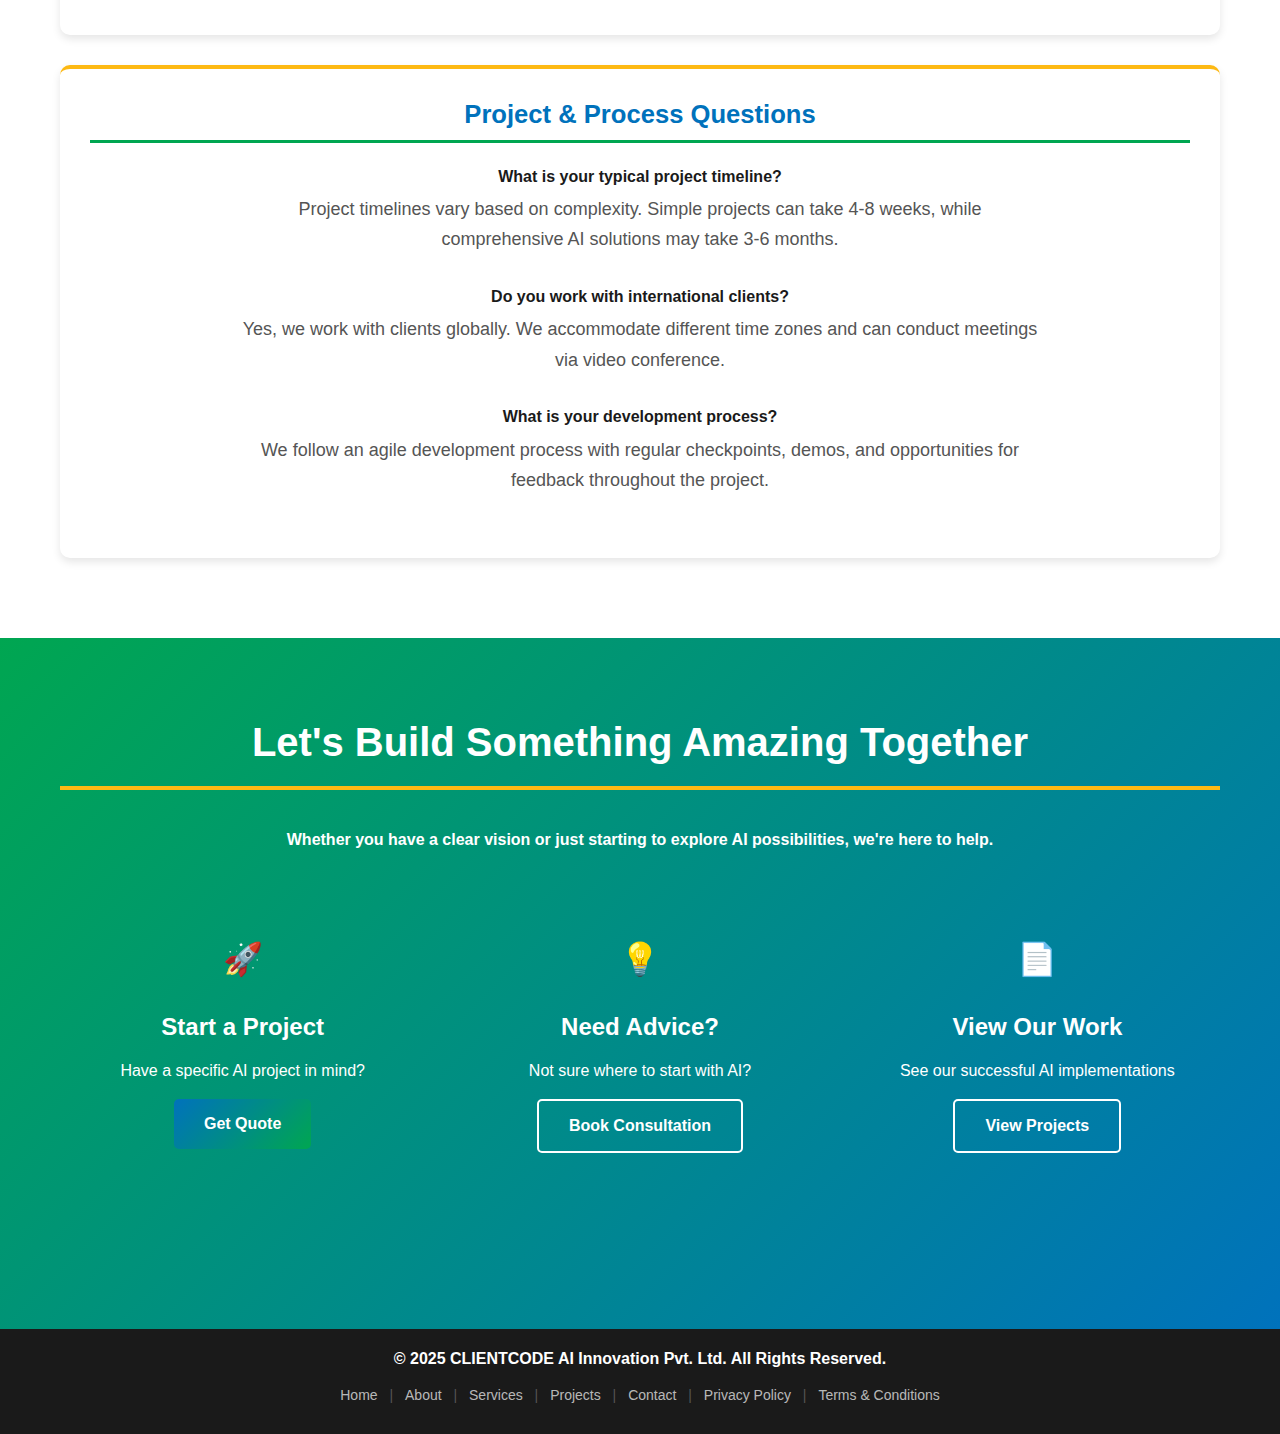
<file: contact.html>
<!doctype html>
<html lang="en">
  <head>
    <meta charset="UTF-8" />
    <meta name="viewport" content="width=device-width, initial-scale=1.0" />
    <title>Contact Us - CLIENTCODE AI Innovation | Get AI Solutions</title>
    <link rel="icon" type="image/png" href="assets/images/logo.png" />
    <link rel="stylesheet" href="assets/css/style.css" />
    <link rel="preconnect" href="https://fonts.googleapis.com" />
    <link rel="preconnect" href="https://fonts.gstatic.com" crossorigin />
    <link
      href="https://fonts.googleapis.com/css2?family=Inter:wght@300;400;500;600;700;800&display=swap"
      rel="stylesheet"
    />
    <style>
      /* Additional styles for contact page */
      .contact-hero {
        padding: 4rem 0;
        background: linear-gradient(135deg, #f8f9fa 0%, #e9ecef 100%);
        text-align: center;
      }

      .contact-methods {
        display: grid;
        grid-template-columns: repeat(auto-fit, minmax(250px, 1fr));
        gap: var(--spacing-xl);
        margin: var(--spacing-3xl) 0;
      }

      .contact-method {
        text-align: center;
        padding: var(--spacing-xl);
        background-color: var(--color-background);
        border-radius: var(--border-radius-lg);
        box-shadow: var(--shadow-md);
        transition: transform var(--transition-normal);
      }

      .contact-method:hover {
        transform: translateY(-5px);
        box-shadow: var(--shadow-lg);
      }

      .contact-icon {
        width: 60px;
        height: 60px;
        background-color: var(--color-primary);
        color: white;
        border-radius: 50%;
        display: flex;
        align-items: center;
        justify-content: center;
        margin: 0 auto var(--spacing-lg);
        font-size: 2rem;
        font-family:
          system-ui,
          -apple-system,
          sans-serif;
        line-height: 1;
      }

      .contact-method h3 {
        margin-bottom: var(--spacing-md);
        color: var(--color-text);
      }

      .contact-method p {
        margin-bottom: var(--spacing-md);
        color: var(--color-text-light);
      }

      .contact-method a {
        color: var(--color-primary);
        font-weight: 600;
      }

      .map-container {
        height: 300px;
        background-color: var(--color-background-alt);
        border-radius: var(--border-radius-lg);
        margin: var(--spacing-2xl) 0;
        display: flex;
        align-items: center;
        justify-content: center;
        color: var(--color-text-lighter);
      }

      .business-hours {
        background-color: var(--color-background-alt);
        border-radius: var(--border-radius-lg);
        margin-top: var(--spacing-2xl);
        border: 1px solid var(--color-border-light);
      }

      .business-hours h3 {
        color: var(--color-primary);
        margin-bottom: var(--spacing-lg);
        font-size: var(--font-size-lg);
      }

      .hours-table {
        width: 100%;
        margin-top: var(--spacing-lg);
      }

      .hours-table tr {
        border-bottom: 1px solid var(--color-border-light);
      }

      .hours-table td {
        padding: var(--spacing-sm) 0;
      }

      .hours-table td:first-child {
        font-weight: 600;
        color: var(--color-text);
      }

      .hours-table td:last-child {
        color: var(--color-text-light);
        text-align: right;
      }

      .form-success {
        display: none;
        background-color: #d4edda;
        color: #155724;
        padding: var(--spacing-lg);
        border-radius: var(--border-radius);
        margin: var(--spacing-lg) 0;
        text-align: center;
      }

      .form-error {
        display: none;
        background-color: #f8d7da;
        color: #721c24;
        padding: var(--spacing-lg);
        border-radius: var(--border-radius);
        margin: var(--spacing-lg) 0;
        text-align: center;
      }

      .form-group.success input,
      .form-group.success textarea,
      .form-group.success select {
        border-color: #28a745;
      }

      .form-group.error input,
      .form-group.error textarea,
      .form-group.error select {
        border-color: #dc3545;
      }

      .error-message {
        color: #dc3545;
        font-size: var(--font-size-sm);
        margin-top: var(--spacing-xs);
        display: none;
      }

      .form-group.error .error-message {
        display: block;
      }

      .required::after {
        content: " *";
        color: var(--color-primary);
      }

      /* Checkbox styling */
      .form-group label {
        display: flex;
        align-items: center;
        gap: 0.5rem;
        cursor: pointer;
        font-weight: 500;
      }

      .form-group input[type="checkbox"] {
        width: 20px;
        height: 20px;
        cursor: pointer;
        flex-shrink: 0;
        margin: 0;
      }
    </style>
  </head>
  <body>
    <!-- Header Section -->
    <header class="site-header">
      <div class="container header-container">
        <div class="logo-section">
          <div class="logo">
            <img
              src="assets/images/logo.png"
              alt="CLIENTCODE AI Logo"
              style="height: 80px; width: auto"
            />
          </div>
          <div>
            <div class="company-name">
              <span style="color: #1a1a1a; font-weight: bold">CLIENTCODE</span
              ><span style="color: #1a1a1a; font-weight: bold">
                AI INNOVATION</span
              >
            </div>
          </div>
        </div>
        <nav class="main-nav">
          <ul>
            <li><a href="index.html">Home</a></li>
            <li><a href="about.html">About</a></li>
            <li><a href="services.html">Services</a></li>
            <li><a href="projects.html">Projects</a></li>
            <li><a href="news.html">News & Articles</a></li>
            <li><a href="contact.html" class="active">Contact</a></li>
          </ul>
        </nav>
        <button class="nav-toggle" aria-label="toggle navigation">
          <span class="hamburger"></span>
        </button>
      </div>
    </header>

    <main>
      <!-- Contact Hero -->
      <section class="hero">
        <div class="container">
          <h1>Get In Touch</h1>
          <h4 class="subtitle">
            Ready to transform your business with AI? Let's start the
            conversation.
          </h4>
          <h5 class="tagline">
            Our team of AI experts is ready to help you implement intelligent
            solutions.
          </h5>
        </div>
      </section>

      <!-- Contact Methods -->
      <section class="about-section">
        <div class="container">
          <div class="contact-methods">
            <div class="contact-method">
              <div class="contact-icon">📧</div>
              <h3>Email Us</h3>
              <p>For general inquiries and project discussions</p>
              <a href="mailto:info@clientcodeai.in">info@clientcodeai.in</a>
              <p style="margin-top: 1rem; font-size: 0.875rem">
                Response within 24 hours
              </p>
            </div>

            <div class="contact-method">
              <div class="contact-icon">📞</div>
              <h3>Call Us</h3>
              <p>Speak directly with our solutions team</p>
              <a href="tel:+919958821387">+91-9958821387</a>
              <p style="margin-top: 1rem; font-size: 0.875rem">
                Mon-Fri, 10 AM - 7 PM IST
              </p>
            </div>

            <div class="contact-method">
              <div class="contact-icon">📱</div>
              <h3>WhatsApp Chat</h3>
              <p>Get instant answers to your questions</p>
              <!-- <a href="https://wa.me/919958821387" target="_blank" class="btn btn-outline" style="margin-top: 0.5rem; display: inline-block; text-decoration: none;">Start Chat</a> -->
              <a href="tel:+919958821387">+91-9958821387</a>
              <p style="margin-top: 1rem; font-size: 0.875rem">
                Mon-Fri, 10 AM - 7 PM IST
              </p>
              <!-- <p style="margin-top: 1rem; font-size: 0.875rem;">Available 24/7</p> -->
            </div>

            <div class="contact-method">
              <div class="contact-icon">📅</div>
              <h3>Schedule a Call</h3>
              <p>Book a consultation with our AI experts</p>
              <a
                href="#consultation-form"
                class="btn btn-outline"
                style="margin-top: 0.5rem; background-color: #4b8f83"
                >Book Now</a
              >
              <!-- <p style="margin-top: 1rem; font-size: 0.875rem;">30-minute free consultation</p> -->
            </div>
          </div>
        </div>
      </section>

      <!-- Contact Form & Details -->
      <section class="contact-section bg-alt">
        <div class="container">
          <div class="contact-grid">
            <!-- Contact Form -->
            <div class="contact-form">
              <h2 id="consultation-form" style="color: black">
                Send Us a Message
              </h2>
              <p>
                Fill out the form below and we'll get back to you within 24
                hours.
              </p>

              <div id="formSuccess" class="form-success">
                <h3>Thank You!</h3>
                <p>
                  Your message has been sent successfully. We'll contact you
                  within 24 hours.
                </p>
              </div>

              <div id="formError" class="form-error">
                <h3>Oops! Something went wrong.</h3>
                <p>
                  Please try again or contact us directly via email or phone.
                </p>
              </div>

              <form id="contactForm" novalidate>
                <div class="form-group">
                  <label for="fullName" class="required">Full Name</label>
                  <input type="text" id="fullName" name="fullName" required />
                  <div class="error-message">Please enter your full name</div>
                </div>

                <div class="form-group">
                  <label for="email" class="required">Email Address</label>
                  <input type="email" id="email" name="email" required />
                  <div class="error-message">
                    Please enter a valid email address
                  </div>
                </div>

                <div class="form-group">
                  <label for="phone">Phone Number</label>
                  <input type="tel" id="phone" name="phone" />
                  <div class="error-message">
                    Please enter a valid phone number
                  </div>
                </div>

                <div class="form-group">
                  <label for="company">Company Name</label>
                  <input type="text" id="company" name="company" />
                </div>

                <div class="form-group">
                  <label for="service" class="required">Service Interest</label>
                  <select id="service" name="service" required>
                    <option value="">Select a service</option>
                    <option value="genai">Generative AI Solutions</option>
                    <option value="ml">Machine Learning</option>
                    <option value="nlp">Natural Language Processing</option>
                    <option value="vision">Computer Vision</option>
                    <option value="integration">AI System Integration</option>
                    <option value="consulting">AI Strategy Consulting</option>
                    <option value="custom">Custom AI Development</option>
                    <option value="notsure">Not Sure / Need Advice</option>
                  </select>
                  <div class="error-message">
                    Please select a service interest
                  </div>
                </div>

                <div class="form-group">
                  <label for="budget">Project Budget</label>
                  <select id="budget" name="budget">
                    <option value="">Select budget range</option>
                    <option value="under-25k">Under $25,000</option>
                    <option value="25k-50k">$25,000 - $50,000</option>
                    <option value="50k-100k">$50,000 - $100,000</option>
                    <option value="100k-250k">$100,000 - $250,000</option>
                    <option value="250k-plus">$250,000+</option>
                    <option value="tbd">To be determined</option>
                  </select>
                </div>

                <div class="form-group">
                  <label for="message" class="required">Your Message</label>
                  <textarea
                    id="message"
                    name="message"
                    rows="5"
                    placeholder="Tell us about your project, challenges, or questions..."
                    required
                  ></textarea>
                  <div class="error-message">Please enter your message</div>
                </div>

                <div class="form-group">
                  <label>
                    <input
                      type="checkbox"
                      id="newsletter"
                      name="newsletter"
                      checked
                    />
                    Subscribe to our AI insights newsletter
                  </label>
                </div>

                <div class="form-group">
                  <label>
                    <input
                      type="checkbox"
                      id="privacy"
                      name="privacy"
                      required
                    />
                    <span class="required"
                      >I agree to the Privacy Policy and terms of service</span
                    >
                  </label>
                  <div class="error-message">
                    You must agree to the privacy policy
                  </div>
                </div>

                <button type="submit" class="btn btn-block" id="submitBtn">
                  <span id="submitText">Send Message</span>
                  <span id="submitLoading" style="display: none"
                    >Sending...</span
                  >
                </button>
              </form>
            </div>

            <!-- Contact Details -->
            <div class="contact-details">
              <h2>Contact Information</h2>
              <!-- <div class="contact-address" style="box-shadow: none; padding: 0; margin-bottom: 2rem;">
                            <h3>Registered Office</h3>
                            <p>
                                A.D Nagar, Ballabgarh<br>
                                Faridabad, Haryana 121004<br>
                                India.
                            </p>
                        </div> -->

              <div
                class="contact-address"
                style="box-shadow: none; padding: 0; margin-bottom: 5rem"
              >
                <h3>Corporate Office</h3>
                <p>
                  First Floor 102, SRS CORPORATE TOWER<br />
                  NH-19, Sector 31<br />
                  Faridabad, Haryana 121003<br />
                  India.
                </p>
              </div>

              <!-- Map Container -->
              <div class="map-container">
                <iframe
                  src="https://www.google.com/maps/embed?pb=!1m18!1m12!1m3!1d3508.081091516005!2d77.30896750000001!3d28.446971800000004!2m3!1f0!2f0!3f0!3m2!1i1024!2i768!4f13.1!3m3!1m2!1s0x390ce745c186e61f%3A0x671628d9df0d8a1c!2sSRS%20Towers!5e0!3m2!1sen!2sin!4v1769703656709!5m2!1sen!2sin"
                  width="600"
                  height="450"
                  style="border: 0"
                  allowfullscreen=""
                  loading="lazy"
                  referrerpolicy="no-referrer-when-downgrade"
                ></iframe>
              </div>

              <!-- Business Hours -->
              <div class="business-hours" style="padding-top: 3rem !important">
                <h3>Business Hours</h3>
                <table class="hours-table">
                  <tr>
                    <td>Monday - Friday</td>
                    <td>9:30 AM - 6:30 PM</td>
                  </tr>
                  <tr>
                    <td>Saturday</td>
                    <td>10:00 AM - 2:00 PM</td>
                  </tr>
                  <tr>
                    <td>Sunday</td>
                    <td>Closed</td>
                  </tr>
                  <tr>
                    <td>Emergency Support</td>
                    <td>24/7 Available</td>
                  </tr>
                </table>
              </div>

              <!-- Quick Contacts -->
              <div style="margin-top: 2rem">
                <h3>Quick Contacts</h3>
                <p>
                  📧 General:
                  <a href="mailto:info@clientcodeai.in">info@clientcodeai.in</a>
                </p>
                <p>📞 Phone: <a href="tel:+919958821387">+91-9958821387</a></p>
                <p>
                  🌐 Website:
                  <a href="http://www.clientcodeai.in" target="_blank"
                    >www.clientcodeai.in</a
                  >
                </p>
              </div>
            </div>
          </div>
        </div>
      </section>

      <!-- FAQ Section -->
      <section class="about-section">
        <div class="container">
          <h2 class="text-center">Frequently Asked Questions</h2>

          <div class="tech-categories" style="grid-template-columns: 1fr">
            <div class="tech-category">
              <h3>General Questions</h3>
              <div style="margin-top: 1.5rem">
                <h4 style="color: var(--color-text); margin-bottom: 0.5rem">
                  What is your typical response time?
                </h4>
                <p>
                  We respond to all inquiries within 24 hours during business
                  days. For urgent matters, please call us directly.
                </p>
              </div>

              <div style="margin-top: 1.5rem">
                <h4 style="color: var(--color-text); margin-bottom: 0.5rem">
                  Do you offer free consultations?
                </h4>
                <p>
                  Yes, we offer a free 30-minute consultation to discuss your
                  project requirements and explore potential AI solutions.
                </p>
              </div>

              <div style="margin-top: 1.5rem">
                <h4 style="color: var(--color-text); margin-bottom: 0.5rem">
                  What industries do you serve?
                </h4>
                <p>
                  We serve diverse industries including finance, healthcare,
                  retail, manufacturing, logistics, education, and more.
                </p>
              </div>
            </div>

            <div class="tech-category">
              <h3>Project & Process Questions</h3>
              <div style="margin-top: 1.5rem">
                <h4 style="color: var(--color-text); margin-bottom: 0.5rem">
                  What is your typical project timeline?
                </h4>
                <p>
                  Project timelines vary based on complexity. Simple projects
                  can take 4-8 weeks, while comprehensive AI solutions may take
                  3-6 months.
                </p>
              </div>

              <div style="margin-top: 1.5rem">
                <h4 style="color: var(--color-text); margin-bottom: 0.5rem">
                  Do you work with international clients?
                </h4>
                <p>
                  Yes, we work with clients globally. We accommodate different
                  time zones and can conduct meetings via video conference.
                </p>
              </div>

              <div style="margin-top: 1.5rem">
                <h4 style="color: var(--color-text); margin-bottom: 0.5rem">
                  What is your development process?
                </h4>
                <p>
                  We follow an agile development process with regular
                  checkpoints, demos, and opportunities for feedback throughout
                  the project.
                </p>
              </div>
            </div>
          </div>
        </div>
      </section>

      <!-- CTA Section -->
      <section class="contact-section">
        <div class="container">
          <h2 class="text-center">Let's Build Something Amazing Together</h2>
          <h4 class="text-center">
            Whether you have a clear vision or just starting to explore AI
            possibilities, we're here to help.
          </h4>

          <div
            class="contact-methods"
            style="
              grid-template-columns: repeat(auto-fit, minmax(200px, 1fr));
              margin-top: 3rem;
            "
          >
            <div
              class="contact-method"
              style="box-shadow: none; background: transparent"
            >
              <div
                class="contact-icon"
                style="
                  background-color: var(--color-background-alt);
                  color: var(--color-primary);
                "
              >
                🚀
              </div>
              <h3>Start a Project</h3>
              <p>Have a specific AI project in mind?</p>
              <a href="#consultation-form" class="btn">Get Quote</a>
            </div>

            <div
              class="contact-method"
              style="box-shadow: none; background: transparent"
            >
              <div
                class="contact-icon"
                style="
                  background-color: var(--color-background-alt);
                  color: var(--color-primary);
                "
              >
                💡
              </div>
              <h3>Need Advice?</h3>
              <p>Not sure where to start with AI?</p>
              <a href="#consultation-form" class="btn btn-outline"
                >Book Consultation</a
              >
            </div>

            <div
              class="contact-method"
              style="box-shadow: none; background: transparent"
            >
              <div
                class="contact-icon"
                style="
                  background-color: var(--color-background-alt);
                  color: var(--color-primary);
                "
              >
                📄
              </div>
              <h3>View Our Work</h3>
              <p>See our successful AI implementations</p>
              <a href="projects.html" class="btn btn-outline">View Projects</a>
            </div>
          </div>
        </div>
      </section>
    </main>

    <!-- Footer Section -->
    <footer class="site-footer">
      <div class="container">
        <div style="text-align: center">
          <h4 style="margin: 0 0 1rem 0">
            © 2025 CLIENTCODE AI Innovation Pvt. Ltd. All Rights Reserved.
          </h4>
        </div>

        <p style="margin: 0.5rem 0; font-size: 0.875rem; text-align: center">
          <a
            href="index.html"
            style="color: rgba(255, 255, 255, 0.7); margin: 0 0.5rem"
            >Home</a
          >
          |
          <a
            href="about.html"
            style="color: rgba(255, 255, 255, 0.7); margin: 0 0.5rem"
            >About</a
          >
          |
          <a
            href="services.html"
            style="color: rgba(255, 255, 255, 0.7); margin: 0 0.5rem"
            >Services</a
          >
          |
          <a
            href="projects.html"
            style="color: rgba(255, 255, 255, 0.7); margin: 0 0.5rem"
            >Projects</a
          >
          |
          <a
            href="contact.html"
            style="color: rgba(255, 255, 255, 0.7); margin: 0 0.5rem"
            >Contact</a
          >
          |
          <a
            href="privacy.html"
            style="color: rgba(255, 255, 255, 0.7); margin: 0 0.5rem"
            >Privacy Policy</a
          >
          |
          <a
            href="terms.html"
            style="color: rgba(255, 255, 255, 0.7); margin: 0 0.5rem"
            >Terms & Conditions</a
          >
        </p>
      </div>
    </footer>

    <script src="assets/js/script.js"></script>
    <script>
      // Form validation and submission
      document
        .getElementById("contactForm")
        .addEventListener("submit", async function (e) {
          e.preventDefault();

          // Reset form states
          resetFormValidation();

          // Validate form
          if (!validateForm()) {
            return;
          }

          // Show loading state
          const submitBtn = document.getElementById("submitBtn");
          const submitText = document.getElementById("submitText");
          const submitLoading = document.getElementById("submitLoading");

          submitText.style.display = "none";
          submitLoading.style.display = "inline";
          submitBtn.disabled = true;

          // Get form data
          const formData = new FormData(this);
          const data = Object.fromEntries(formData);

          // Simulate form submission (in production, send to your backend/email service)
          setTimeout(() => {
            // Show success message
            document.getElementById("formSuccess").style.display = "block";
            document.getElementById("formError").style.display = "none";

            // Reset form
            document.getElementById("contactForm").reset();

            // Reset button state
            submitText.style.display = "inline";
            submitLoading.style.display = "none";
            submitBtn.disabled = false;

            // Scroll to success message
            document.getElementById("formSuccess").scrollIntoView({
              behavior: "smooth",
              block: "start",
            });

            // Hide success message after 5 seconds
            setTimeout(() => {
              document.getElementById("formSuccess").style.display = "none";
            }, 5000);
          }, 1500);
        });

      // Form validation functions
      function validateForm() {
        let isValid = true;

        // Validate required fields
        const requiredFields = document.querySelectorAll(
          "#contactForm [required]",
        );
        requiredFields.forEach((field) => {
          const formGroup = field.closest(".form-group");

          if (!field.value.trim()) {
            formGroup.classList.add("error");
            isValid = false;
          } else {
            formGroup.classList.remove("error");
            formGroup.classList.add("success");
          }
        });

        // Validate email format
        const emailField = document.getElementById("email");
        const emailRegex = /^[^\s@]+@[^\s@]+\.[^\s@]+$/;
        if (emailField.value && !emailRegex.test(emailField.value)) {
          emailField.closest(".form-group").classList.add("error");
          emailField.nextElementSibling.textContent =
            "Please enter a valid email address";
          isValid = false;
        }

        // Validate phone format (if provided)
        const phoneField = document.getElementById("phone");
        if (phoneField.value) {
          const phoneRegex = /^[\+]?[1-9][\d]{0,15}$/;
          if (!phoneRegex.test(phoneField.value.replace(/\D/g, ""))) {
            phoneField.closest(".form-group").classList.add("error");
            phoneField.nextElementSibling.textContent =
              "Please enter a valid phone number";
            isValid = false;
          }
        }

        return isValid;
      }

      function resetFormValidation() {
        // Remove all error/success classes
        document.querySelectorAll(".form-group").forEach((group) => {
          group.classList.remove("error", "success");
        });

        // Hide messages
        document.getElementById("formSuccess").style.display = "none";
        document.getElementById("formError").style.display = "none";
      }

      // Real-time validation
      document
        .querySelectorAll(
          "#contactForm input, #contactForm textarea, #contactForm select",
        )
        .forEach((field) => {
          field.addEventListener("blur", function () {
            const formGroup = this.closest(".form-group");

            if (this.hasAttribute("required") && !this.value.trim()) {
              formGroup.classList.add("error");
            } else {
              formGroup.classList.remove("error");
              formGroup.classList.add("success");

              // Specific validations
              if (this.type === "email" && this.value) {
                const emailRegex = /^[^\s@]+@[^\s@]+\.[^\s@]+$/;
                if (!emailRegex.test(this.value)) {
                  formGroup.classList.add("error");
                  this.nextElementSibling.textContent =
                    "Please enter a valid email address";
                }
              }

              if (this.id === "phone" && this.value) {
                const phoneRegex = /^[\+]?[1-9][\d]{0,15}$/;
                if (!phoneRegex.test(this.value.replace(/\D/g, ""))) {
                  formGroup.classList.add("error");
                  this.nextElementSibling.textContent =
                    "Please enter a valid phone number";
                }
              }
            }
          });

          field.addEventListener("input", function () {
            const formGroup = this.closest(".form-group");
            if (this.value.trim()) {
              formGroup.classList.remove("error");
            }
          });
        });

      // Auto-format phone number
      document.getElementById("phone").addEventListener("input", function (e) {
        let value = e.target.value.replace(/\D/g, "");

        if (value.length > 0) {
          // Format as +X XXX XXX XXXX for Indian numbers
          if (value.startsWith("91")) {
            value = "+91 " + value.substring(2);
          }
          if (value.length > 4) {
            value = value.substring(0, 4) + " " + value.substring(4);
          }
          if (value.length > 8) {
            value = value.substring(0, 8) + " " + value.substring(8);
          }
          if (value.length > 13) {
            value = value.substring(0, 13);
          }
        }

        e.target.value = value;
      });

      // Scroll to form when clicking "Book Now"
      document
        .querySelectorAll('a[href="#consultation-form"]')
        .forEach((link) => {
          link.addEventListener("click", function (e) {
            e.preventDefault();
            document.getElementById("consultation-form").scrollIntoView({
              behavior: "smooth",
              block: "start",
            });
            document.getElementById("fullName").focus();
          });
        });
    </script>
  </body>
</html>
</file>
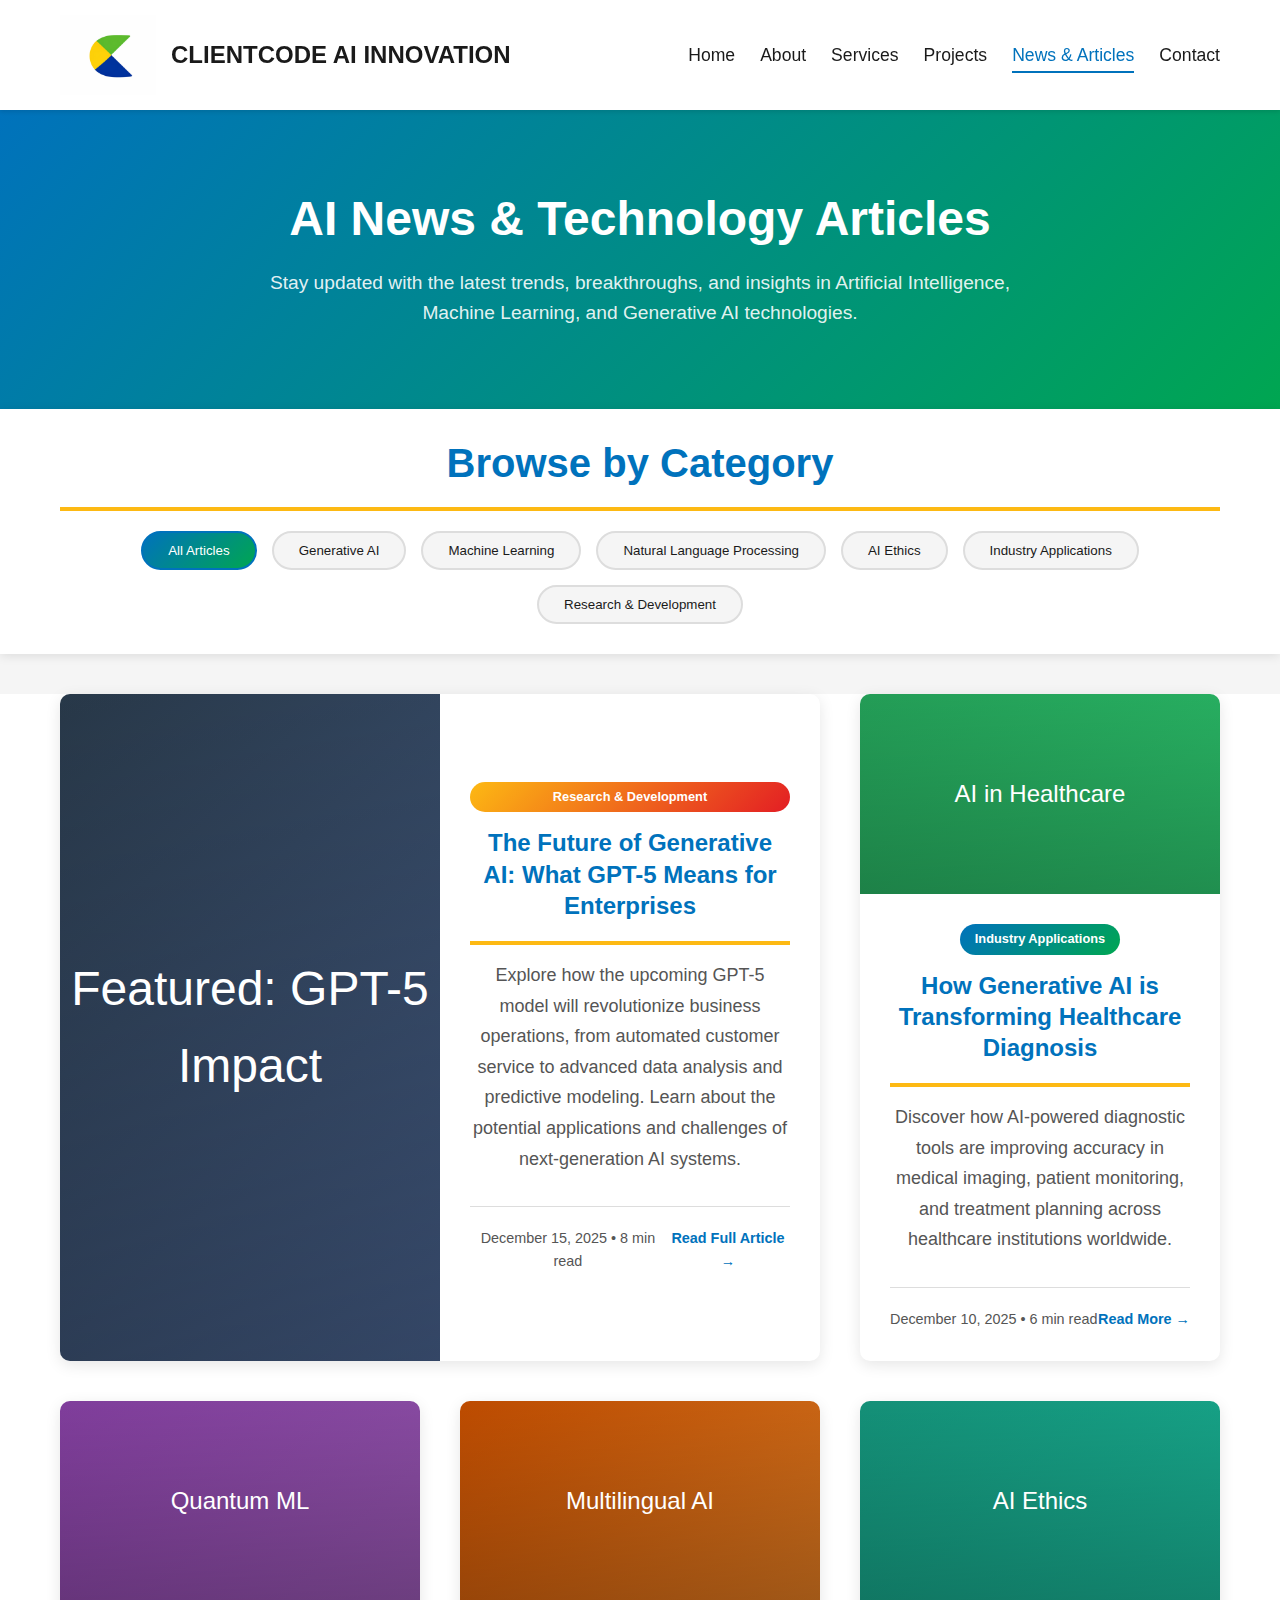
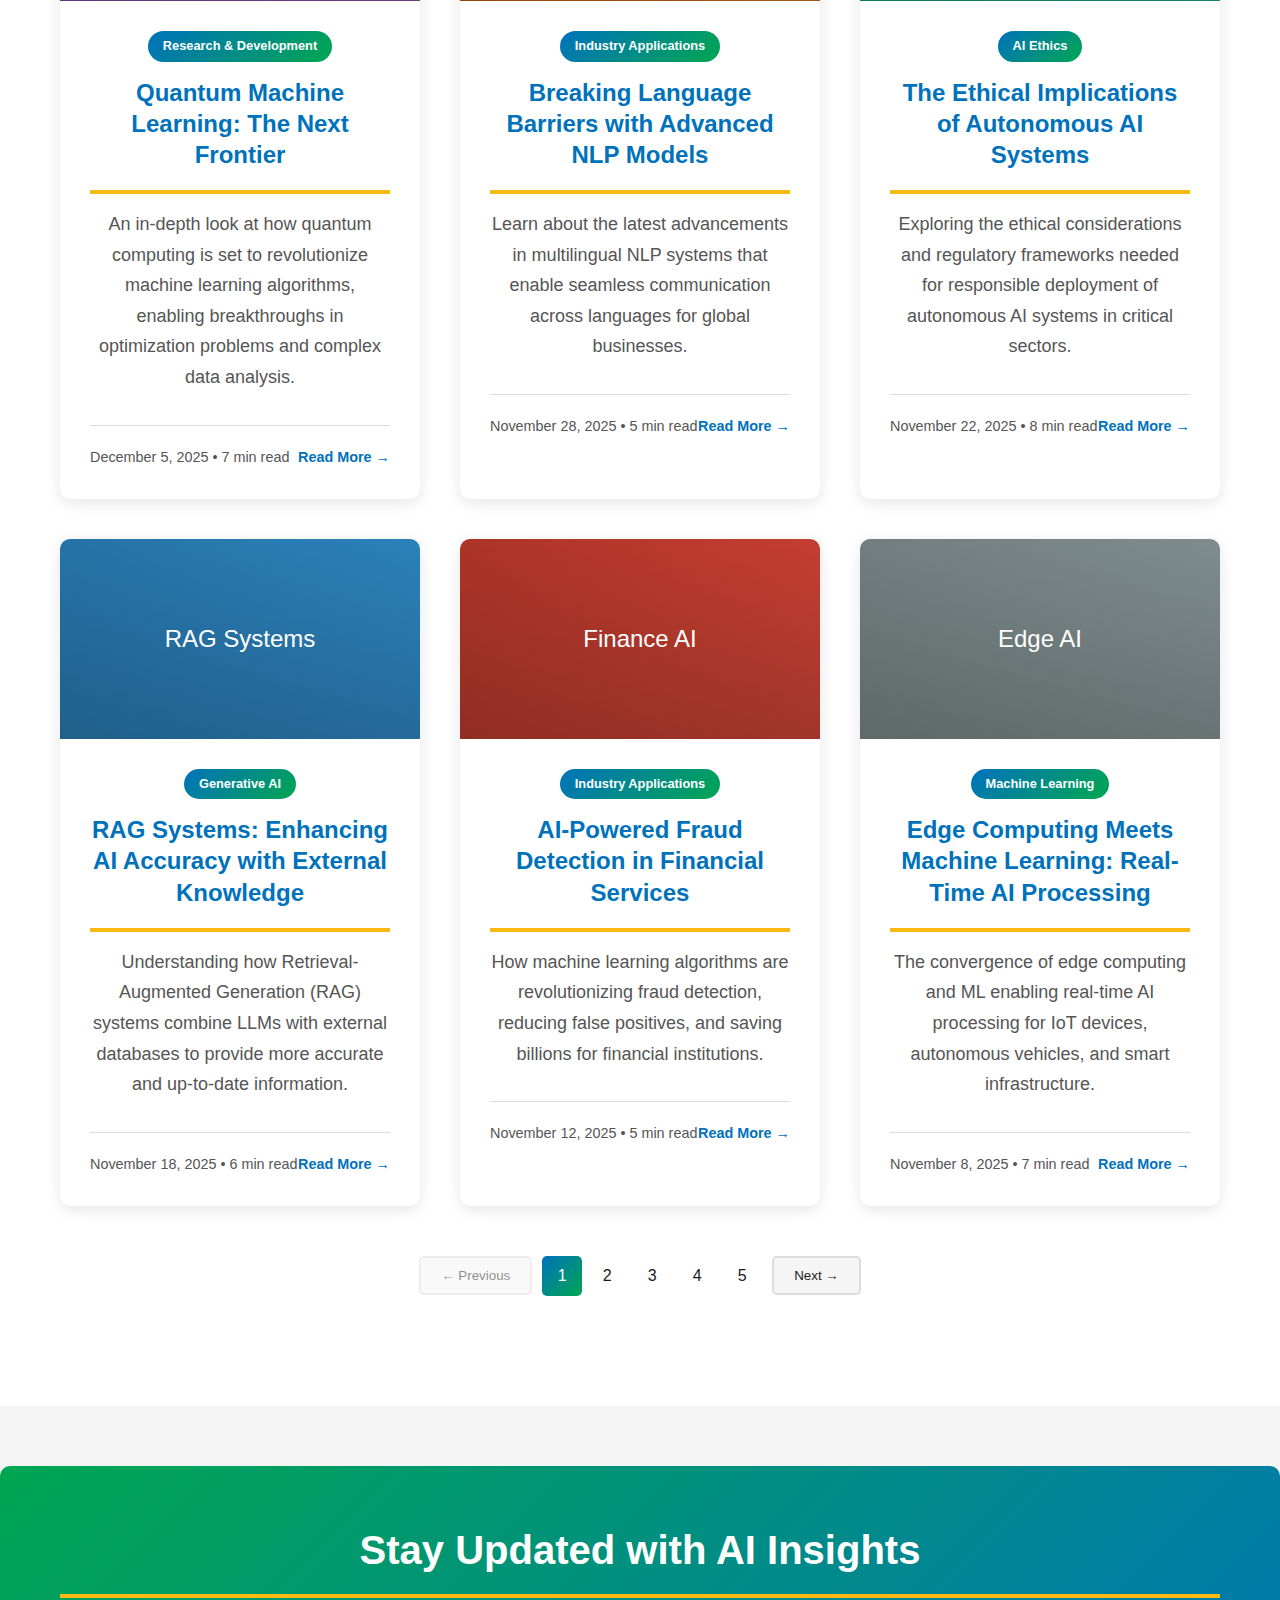
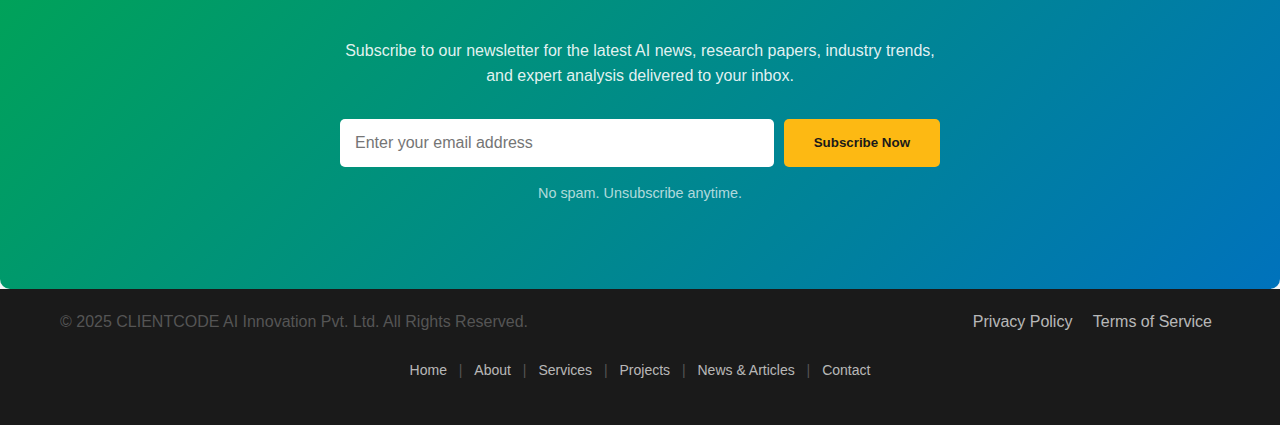
<file: news.html>
<!DOCTYPE html>
<html lang="en">
<head>
    <meta charset="UTF-8">
    <meta name="viewport" content="width=device-width, initial-scale=1.0">
    <title>AI News & Articles - CLIENTCODE AI Innovation | Latest AI Technology Updates</title>
    <link rel="icon" type="image/png" href="assets/images/logo.png">
    <link rel="stylesheet" href="assets/css/style.css">
    <style>
        /* Additional styles for news page */
        .news-hero {
            background: linear-gradient(135deg, var(--primary-blue) 0%, var(--primary-green) 100%);
            color: white;
            padding: 80px 20px;
            text-align: center;
        }
        
        .news-hero h1 {
            color: white;
            margin-bottom: 20px;
        }
        
        .news-hero p {
            color: rgba(255, 255, 255, 0.9);
            max-width: 800px;
            margin: 0 auto;
            font-size: 1.2em;
        }
        
        .news-filters {
            background-color: var(--bg-white);
            padding: 30px 0;
            box-shadow: 0 2px 10px rgba(0,0,0,0.1);
            margin-bottom: 40px;
        }
        
        .filter-buttons {
            display: flex;
            justify-content: center;
            flex-wrap: wrap;
            gap: 15px;
            margin-top: 20px;
        }
        
        .filter-btn {
            padding: 10px 25px;
            background: var(--bg-light);
            border: 2px solid var(--border-color);
            border-radius: 30px;
            color: var(--dark-text);
            font-weight: 500;
            cursor: pointer;
            transition: all 0.3s ease;
        }
        
        .filter-btn:hover,
        .filter-btn.active {
            background: linear-gradient(135deg, var(--primary-blue) 0%, var(--primary-green) 100%);
            color: white;
            border-color: var(--primary-blue);
        }
        
        .news-grid {
            display: grid;
            grid-template-columns: repeat(auto-fill, minmax(350px, 1fr));
            gap: 40px;
            margin: 40px 0;
        }
        
        .news-article {
            background: var(--bg-white);
            border-radius: 10px;
            overflow: hidden;
            box-shadow: 0 4px 15px rgba(0,0,0,0.1);
            transition: transform 0.3s ease, box-shadow 0.3s ease;
        }
        
        .news-article:hover {
            transform: translateY(-10px);
            box-shadow: 0 10px 25px rgba(0, 114, 188, 0.2);
        }
        
        .article-image {
            height: 200px;
            background-color: var(--bg-light);
            display: flex;
            align-items: center;
            justify-content: center;
            color: var(--light-text);
            font-size: 1.5em;
            position: relative;
            overflow: hidden;
        }
        
        .article-image::after {
            content: '';
            position: absolute;
            top: 0;
            left: 0;
            right: 0;
            bottom: 0;
            background: linear-gradient(to bottom, rgba(0,0,0,0.1), rgba(0,0,0,0.3));
        }
        
        .article-content {
            padding: 30px;
        }
        
        .article-category {
            display: inline-block;
            padding: 5px 15px;
            background: linear-gradient(135deg, var(--primary-blue) 0%, var(--primary-green) 100%);
            color: white;
            border-radius: 20px;
            font-size: 0.8em;
            font-weight: 600;
            margin-bottom: 15px;
        }
        
        .article-title {
            color: var(--primary-blue);
            font-size: 1.5em;
            margin-bottom: 15px;
            line-height: 1.3;
        }
        
        .article-excerpt {
            color: var(--light-text);
            line-height: 1.6;
            margin-bottom: 20px;
        }
        
        .article-meta {
            display: flex;
            justify-content: space-between;
            align-items: center;
            padding-top: 20px;
            border-top: 1px solid var(--border-color);
            color: var(--light-text);
            font-size: 0.9em;
        }
        
        .read-more {
            color: var(--primary-blue);
            font-weight: 600;
            text-decoration: none;
            display: inline-flex;
            align-items: center;
            gap: 5px;
        }
        
        .read-more:hover {
            color: var(--primary-green);
        }
        
        .featured-article {
            grid-column: span 2;
            display: grid;
            grid-template-columns: 1fr 1fr;
            gap: 0;
        }
        
        .featured-article .article-image {
            height: 100%;
            min-height: 300px;
        }
        
        .featured-article .article-content {
            display: flex;
            flex-direction: column;
            justify-content: center;
        }
        
        .featured-article .article-category {
            background: linear-gradient(135deg, var(--primary-yellow) 0%, var(--primary-red) 100%);
        }
        
        .pagination {
            display: flex;
            justify-content: center;
            align-items: center;
            gap: 10px;
            margin: 50px 0 30px;
        }
        
        .page-btn {
            padding: 10px 20px;
            background: var(--bg-light);
            border: 2px solid var(--border-color);
            border-radius: 5px;
            color: var(--dark-text);
            cursor: pointer;
            transition: all 0.3s ease;
        }
        
        .page-btn:hover:not(.disabled) {
            background: linear-gradient(135deg, var(--primary-blue) 0%, var(--primary-green) 100%);
            color: white;
            border-color: var(--primary-blue);
        }
        
        .page-btn.disabled {
            opacity: 0.5;
            cursor: not-allowed;
        }
        
        .page-numbers {
            display: flex;
            gap: 5px;
        }
        
        .page-number {
            width: 40px;
            height: 40px;
            display: flex;
            align-items: center;
            justify-content: center;
            border-radius: 5px;
            cursor: pointer;
            transition: all 0.3s ease;
        }
        
        .page-number:hover:not(.active) {
            background-color: var(--bg-light);
        }
        
        .page-number.active {
            background: linear-gradient(135deg, var(--primary-blue) 0%, var(--primary-green) 100%);
            color: white;
        }
        
        .newsletter-section {
            background: linear-gradient(135deg, var(--primary-green) 0%, var(--primary-blue) 100%);
            color: white;
            padding: 60px 20px;
            text-align: center;
            margin-top: 60px;
            border-radius: 10px;
        }
        
        .newsletter-form {
            max-width: 600px;
            margin: 30px auto 0;
            display: flex;
            gap: 10px;
        }
        
        .newsletter-input {
            flex: 1;
            padding: 15px;
            border: none;
            border-radius: 5px;
            font-size: 1em;
        }
        
        .newsletter-btn {
            padding: 15px 30px;
            background: var(--primary-yellow);
            color: var(--dark-text);
            border: none;
            border-radius: 5px;
            font-weight: 600;
            cursor: pointer;
            transition: background 0.3s ease;
        }
        
        .newsletter-btn:hover {
            background: #f0a500;
        }
        
        @media (max-width: 992px) {
            .featured-article {
                grid-column: span 1;
                grid-template-columns: 1fr;
            }
            
            .featured-article .article-image {
                height: 250px;
            }
        }
        
        @media (max-width: 768px) {
            .news-grid {
                grid-template-columns: 1fr;
            }
            
            .newsletter-form {
                flex-direction: column;
            }
            
            .filter-buttons {
                flex-direction: column;
                align-items: center;
            }
            
            .filter-btn {
                width: 100%;
                max-width: 300px;
            }
        }
    </style>
</head>
<body>

    <!-- Header Section -->
    <header class="site-header">
        <div class="container header-container">
            <div class="logo-section">
                <div class="logo">
                    <img src="assets/images/logo.png" alt="CLIENTCODE AI Logo" style="height: 80px; width: auto;">
                </div>
                <div>
                    <div class="company-name">
                        <span style="color: #1a1a1a; font-weight: bold;">CLIENTCODE</span><span style="color: #1a1a1a; font-weight: bold;"> AI INNOVATION</span>
                    </div>
                </div>
            </div>
            <nav class="main-nav">
                <ul>
                    <li><a href="index.html">Home</a></li>
                    <li><a href="about.html">About</a></li>
                    <li><a href="services.html">Services</a></li>
                    <li><a href="projects.html">Projects</a></li>
                    <li><a href="news.html" class="active">News & Articles</a></li>
                    <li><a href="contact.html">Contact</a></li>
                </ul>
            </nav>
            <button class="nav-toggle" aria-label="toggle navigation">
                <span class="hamburger"></span>
            </button>
        </div>
    </header>

    <main>
        <!-- News Hero Section -->
        <section class="news-hero">
            <div class="container">
                <h1>AI News & Technology Articles</h1>
                <p>Stay updated with the latest trends, breakthroughs, and insights in Artificial Intelligence, Machine Learning, and Generative AI technologies.</p>
            </div>
        </section>

        <!-- News Filters -->
        <section class="news-filters">
            <div class="container">
                <h2 style="text-align: center; color: var(--primary-blue); margin-bottom: 20px;">Browse by Category</h2>
                <div class="filter-buttons">
                    <button class="filter-btn active" data-category="all">All Articles</button>
                    <button class="filter-btn" data-category="genai">Generative AI</button>
                    <button class="filter-btn" data-category="ml">Machine Learning</button>
                    <button class="filter-btn" data-category="nlp">Natural Language Processing</button>
                    <button class="filter-btn" data-category="ethics">AI Ethics</button>
                    <button class="filter-btn" data-category="industry">Industry Applications</button>
                    <button class="filter-btn" data-category="research">Research & Development</button>
                </div>
            </div>
        </section>

        <!-- Featured Article -->
        <section class="about-section" style="padding-top: 0;">
            <div class="container">
                <div class="news-grid">
                    <!-- Featured Article -->
                    <article class="news-article featured-article">
                        <div class="article-image" style="background: linear-gradient(135deg, #2c3e50 0%, #4a6491 100%);">
                            <span style="color: white; z-index: 1; font-size: 2em;">Featured: GPT-5 Impact</span>
                        </div>
                        <div class="article-content">
                            <span class="article-category">Research & Development</span>
                            <h2 class="article-title">The Future of Generative AI: What GPT-5 Means for Enterprises</h2>
                            <p class="article-excerpt">Explore how the upcoming GPT-5 model will revolutionize business operations, from automated customer service to advanced data analysis and predictive modeling. Learn about the potential applications and challenges of next-generation AI systems.</p>
                            <div class="article-meta">
                                <span>December 15, 2025 • 8 min read</span>
                                <a href="#" class="read-more">Read Full Article →</a>
                            </div>
                        </div>
                    </article>

                    <!-- Regular Articles -->
                    <article class="news-article" data-category="genai industry">
                        <div class="article-image" style="background: linear-gradient(135deg, #27ae60 0%, #2ecc71 100%);">
                            <span style="color: white; z-index: 1;">AI in Healthcare</span>
                        </div>
                        <div class="article-content">
                            <span class="article-category">Industry Applications</span>
                            <h2 class="article-title">How Generative AI is Transforming Healthcare Diagnosis</h2>
                            <p class="article-excerpt">Discover how AI-powered diagnostic tools are improving accuracy in medical imaging, patient monitoring, and treatment planning across healthcare institutions worldwide.</p>
                            <div class="article-meta">
                                <span>December 10, 2025 • 6 min read</span>
                                <a href="#" class="read-more">Read More →</a>
                            </div>
                        </div>
                    </article>

                    <article class="news-article" data-category="ml research">
                        <div class="article-image" style="background: linear-gradient(135deg, #8e44ad 0%, #9b59b6 100%);">
                            <span style="color: white; z-index: 1;">Quantum ML</span>
                        </div>
                        <div class="article-content">
                            <span class="article-category">Research & Development</span>
                            <h2 class="article-title">Quantum Machine Learning: The Next Frontier</h2>
                            <p class="article-excerpt">An in-depth look at how quantum computing is set to revolutionize machine learning algorithms, enabling breakthroughs in optimization problems and complex data analysis.</p>
                            <div class="article-meta">
                                <span>December 5, 2025 • 7 min read</span>
                                <a href="#" class="read-more">Read More →</a>
                            </div>
                        </div>
                    </article>

                    <article class="news-article" data-category="nlp industry">
                        <div class="article-image" style="background: linear-gradient(135deg, #d35400 0%, #e67e22 100%);">
                            <span style="color: white; z-index: 1;">Multilingual AI</span>
                        </div>
                        <div class="article-content">
                            <span class="article-category">Industry Applications</span>
                            <h2 class="article-title">Breaking Language Barriers with Advanced NLP Models</h2>
                            <p class="article-excerpt">Learn about the latest advancements in multilingual NLP systems that enable seamless communication across languages for global businesses.</p>
                            <div class="article-meta">
                                <span>November 28, 2025 • 5 min read</span>
                                <a href="#" class="read-more">Read More →</a>
                            </div>
                        </div>
                    </article>

                    <article class="news-article" data-category="ethics">
                        <div class="article-image" style="background: linear-gradient(135deg, #16a085 0%, #1abc9c 100%);">
                            <span style="color: white; z-index: 1;">AI Ethics</span>
                        </div>
                        <div class="article-content">
                            <span class="article-category">AI Ethics</span>
                            <h2 class="article-title">The Ethical Implications of Autonomous AI Systems</h2>
                            <p class="article-excerpt">Exploring the ethical considerations and regulatory frameworks needed for responsible deployment of autonomous AI systems in critical sectors.</p>
                            <div class="article-meta">
                                <span>November 22, 2025 • 8 min read</span>
                                <a href="#" class="read-more">Read More →</a>
                            </div>
                        </div>
                    </article>

                    <article class="news-article" data-category="genai">
                        <div class="article-image" style="background: linear-gradient(135deg, #2980b9 0%, #3498db 100%);">
                            <span style="color: white; z-index: 1;">RAG Systems</span>
                        </div>
                        <div class="article-content">
                            <span class="article-category">Generative AI</span>
                            <h2 class="article-title">RAG Systems: Enhancing AI Accuracy with External Knowledge</h2>
                            <p class="article-excerpt">Understanding how Retrieval-Augmented Generation (RAG) systems combine LLMs with external databases to provide more accurate and up-to-date information.</p>
                            <div class="article-meta">
                                <span>November 18, 2025 • 6 min read</span>
                                <a href="#" class="read-more">Read More →</a>
                            </div>
                        </div>
                    </article>

                    <article class="news-article" data-category="industry">
                        <div class="article-image" style="background: linear-gradient(135deg, #c0392b 0%, #e74c3c 100%);">
                            <span style="color: white; z-index: 1;">Finance AI</span>
                        </div>
                        <div class="article-content">
                            <span class="article-category">Industry Applications</span>
                            <h2 class="article-title">AI-Powered Fraud Detection in Financial Services</h2>
                            <p class="article-excerpt">How machine learning algorithms are revolutionizing fraud detection, reducing false positives, and saving billions for financial institutions.</p>
                            <div class="article-meta">
                                <span>November 12, 2025 • 5 min read</span>
                                <a href="#" class="read-more">Read More →</a>
                            </div>
                        </div>
                    </article>

                    <article class="news-article" data-category="ml">
                        <div class="article-image" style="background: linear-gradient(135deg, #7f8c8d 0%, #95a5a6 100%);">
                            <span style="color: white; z-index: 1;">Edge AI</span>
                        </div>
                        <div class="article-content">
                            <span class="article-category">Machine Learning</span>
                            <h2 class="article-title">Edge Computing Meets Machine Learning: Real-Time AI Processing</h2>
                            <p class="article-excerpt">The convergence of edge computing and ML enabling real-time AI processing for IoT devices, autonomous vehicles, and smart infrastructure.</p>
                            <div class="article-meta">
                                <span>November 8, 2025 • 7 min read</span>
                                <a href="#" class="read-more">Read More →</a>
                            </div>
                        </div>
                    </article>
                </div>

                <!-- Pagination -->
                <div class="pagination">
                    <button class="page-btn prev-btn disabled">← Previous</button>
                    <div class="page-numbers">
                        <span class="page-number active">1</span>
                        <span class="page-number">2</span>
                        <span class="page-number">3</span>
                        <span class="page-number">4</span>
                        <span class="page-number">5</span>
                    </div>
                    <button class="page-btn next-btn">Next →</button>
                </div>
            </div>
        </section>

        <!-- Newsletter Section -->
        <section class="newsletter-section">
            <div class="container">
                <h2 style="color: white; border-bottom: 4px solid var(--primary-yellow);">Stay Updated with AI Insights</h2>
                <p style="color: rgba(255, 255, 255, 0.9); max-width: 600px; margin: 20px auto;">Subscribe to our newsletter for the latest AI news, research papers, industry trends, and expert analysis delivered to your inbox.</p>
                
                <form class="newsletter-form" id="newsletterForm">
                    <input type="email" class="newsletter-input" placeholder="Enter your email address" required>
                    <button type="submit" class="newsletter-btn">Subscribe Now</button>
                </form>
                <p style="color: rgba(255, 255, 255, 0.7); font-size: 0.9em; margin-top: 15px;">No spam. Unsubscribe anytime.</p>
            </div>
        </section>
    </main>

    <!-- Footer Section -->
    <footer class="site-footer">
        <div class="container">
            <div style="display: flex; justify-content: space-between; align-items: center; flex-wrap: wrap; margin-bottom: 1.5rem;">
                <div>
                    <p style="margin: 0;">© 2025 CLIENTCODE AI Innovation Pvt. Ltd. All Rights Reserved.</p>
                </div>
                <div>
                    <a href="privacy.html" style="color: rgba(255, 255, 255, 0.7); margin: 0 0.5rem;">Privacy Policy</a>
                    <a href="terms.html" style="color: rgba(255, 255, 255, 0.7); margin: 0 0.5rem;">Terms of Service</a>
                </div>
            </div>
            
            <p style="margin-top: 0.5rem; font-size: 0.875rem; text-align: center;">
                <a href="index.html" style="color: rgba(255, 255, 255, 0.7); margin: 0 0.5rem;">Home</a> |
                <a href="about.html" style="color: rgba(255, 255, 255, 0.7); margin: 0 0.5rem;">About</a> |
                <a href="services.html" style="color: rgba(255, 255, 255, 0.7); margin: 0 0.5rem;">Services</a> |
                <a href="projects.html" style="color: rgba(255, 255, 255, 0.7); margin: 0 0.5rem;">Projects</a> |
                <a href="news.html" style="color: rgba(255, 255, 255, 0.7); margin: 0 0.5rem;">News & Articles</a> |
                <a href="contact.html" style="color: rgba(255, 255, 255, 0.7); margin: 0 0.5rem;">Contact</a>
            </p>
        </div>
    </footer>

    <script>
        // News filtering functionality
        document.addEventListener('DOMContentLoaded', function() {
            const filterButtons = document.querySelectorAll('.filter-btn');
            const newsArticles = document.querySelectorAll('.news-article');
            
            filterButtons.forEach(button => {
                button.addEventListener('click', function() {
                    // Remove active class from all buttons
                    filterButtons.forEach(btn => btn.classList.remove('active'));
                    // Add active class to clicked button
                    this.classList.add('active');
                    
                    const category = this.getAttribute('data-category');
                    
                    // Show/hide articles based on category
                    newsArticles.forEach(article => {
                        if (category === 'all' || article.getAttribute('data-category').includes(category)) {
                            article.style.display = 'block';
                        } else {
                            article.style.display = 'none';
                        }
                    });
                });
            });
            
            // Newsletter form submission
            const newsletterForm = document.getElementById('newsletterForm');
            if (newsletterForm) {
                newsletterForm.addEventListener('submit', function(e) {
                    e.preventDefault();
                    const email = this.querySelector('.newsletter-input').value;
                    
                    // Simple validation
                    if (email && email.includes('@')) {
                        alert('Thank you for subscribing to our newsletter! You will receive the latest AI insights in your inbox.');
                        this.reset();
                    } else {
                        alert('Please enter a valid email address.');
                    }
                });
            }
            
            // Mobile navigation (same as other pages)
            const navToggle = document.querySelector('.nav-toggle');
            const mainNav = document.querySelector('.main-nav');
            
            if (navToggle && mainNav) {
                navToggle.addEventListener('click', function() {
                    mainNav.classList.toggle('active');
                    this.classList.toggle('active');
                });
                
                // Close mobile menu when clicking on a link
                const navLinks = document.querySelectorAll('.main-nav a');
                navLinks.forEach(link => {
                    link.addEventListener('click', function() {
                        mainNav.classList.remove('active');
                        navToggle.classList.remove('active');
                    });
                });
            }
            
            // Pagination functionality
            const pageNumbers = document.querySelectorAll('.page-number');
            const prevBtn = document.querySelector('.prev-btn');
            const nextBtn = document.querySelector('.next-btn');
            
            pageNumbers.forEach(number => {
                number.addEventListener('click', function() {
                    // Remove active class from all numbers
                    pageNumbers.forEach(n => n.classList.remove('active'));
                    // Add active class to clicked number
                    this.classList.add('active');
                    
                    // Enable/disable navigation buttons
                    const currentPage = parseInt(this.textContent);
                    if (currentPage === 1) {
                        prevBtn.classList.add('disabled');
                    } else {
                        prevBtn.classList.remove('disabled');
                    }
                    
                    if (currentPage === pageNumbers.length) {
                        nextBtn.classList.add('disabled');
                    } else {
                        nextBtn.classList.remove('disabled');
                    }
                    
                    // In a real implementation, this would load the corresponding page content
                    console.log('Loading page:', currentPage);
                });
            });
            
            // Navigation button handlers
            if (prevBtn && nextBtn) {
                prevBtn.addEventListener('click', function() {
                    if (!this.classList.contains('disabled')) {
                        const activePage = document.querySelector('.page-number.active');
                        const currentPage = parseInt(activePage.textContent);
                        if (currentPage > 1) {
                            pageNumbers[currentPage - 2].click();
                        }
                    }
                });
                
                nextBtn.addEventListener('click', function() {
                    if (!this.classList.contains('disabled')) {
                        const activePage = document.querySelector('.page-number.active');
                        const currentPage = parseInt(activePage.textContent);
                        if (currentPage < pageNumbers.length) {
                            pageNumbers[currentPage].click();
                        }
                    }
                });
            }
        });
    </script>
</body>
</html>
</file>
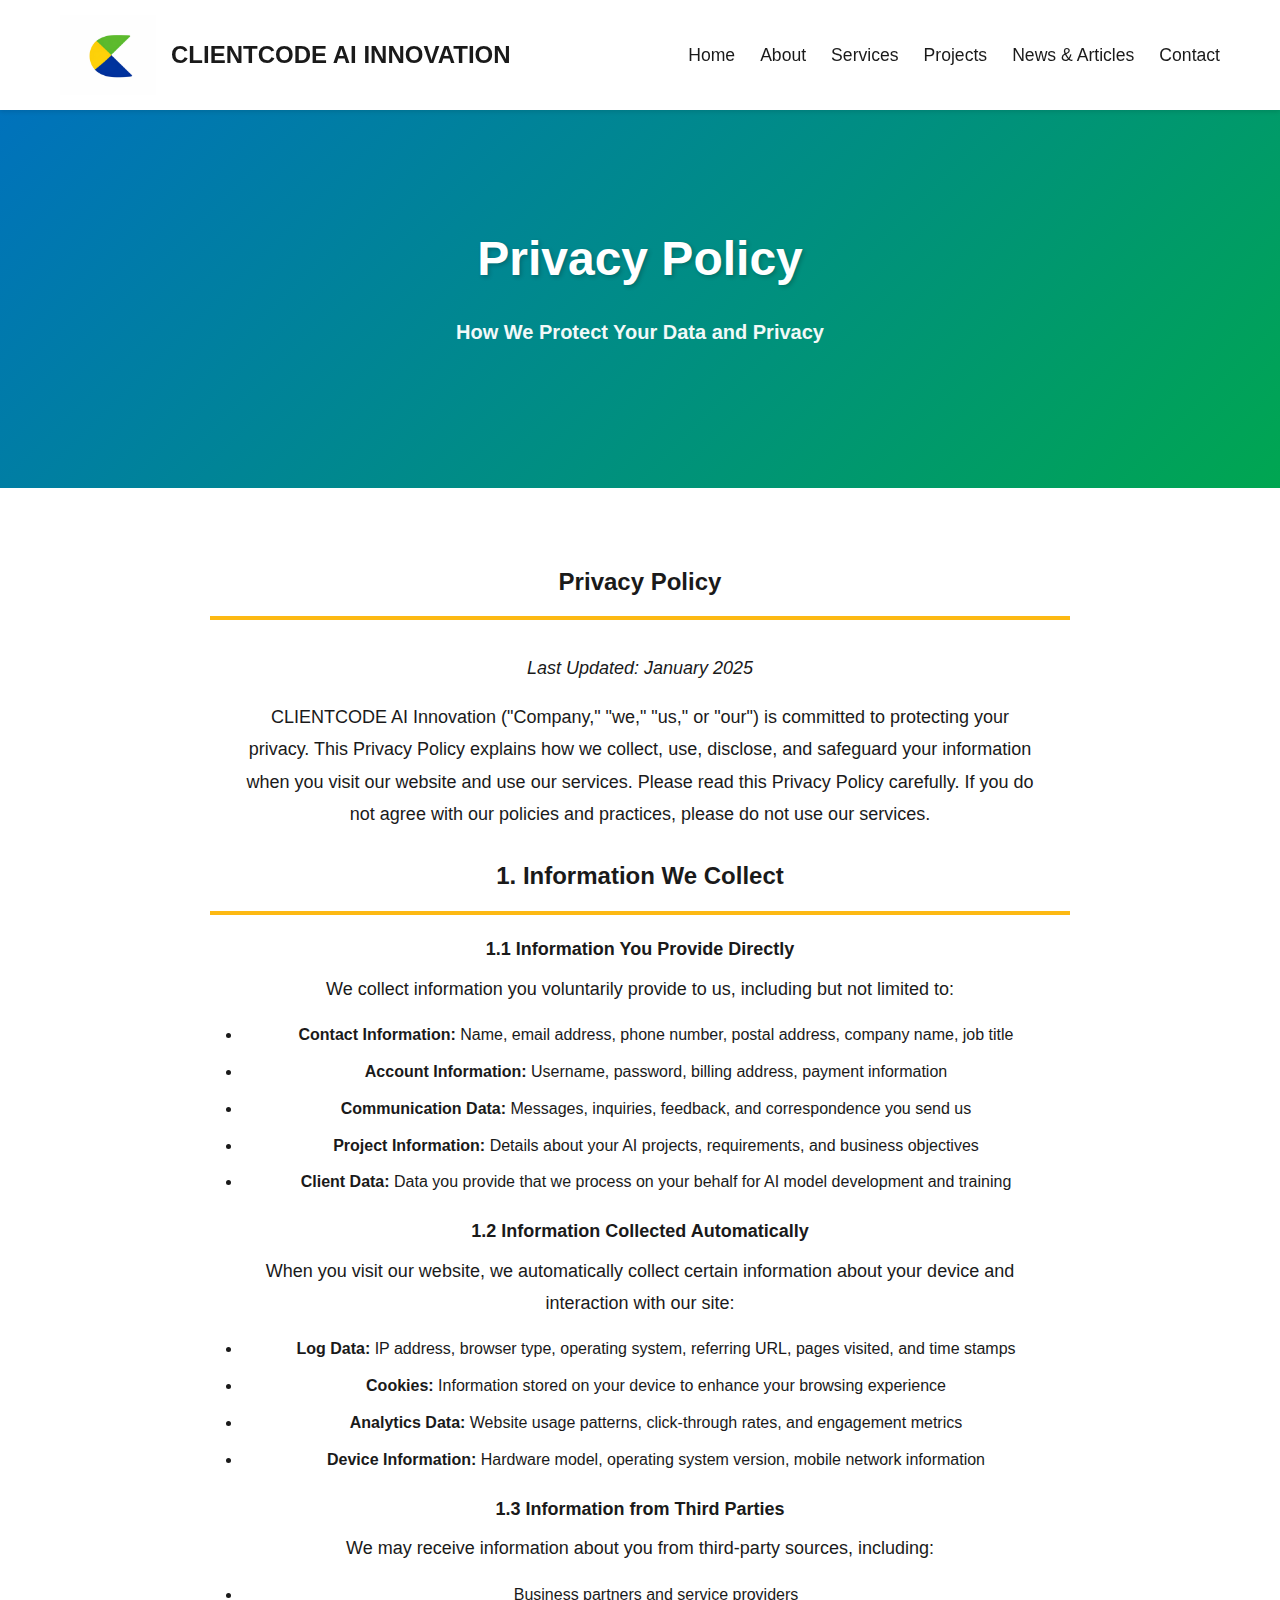
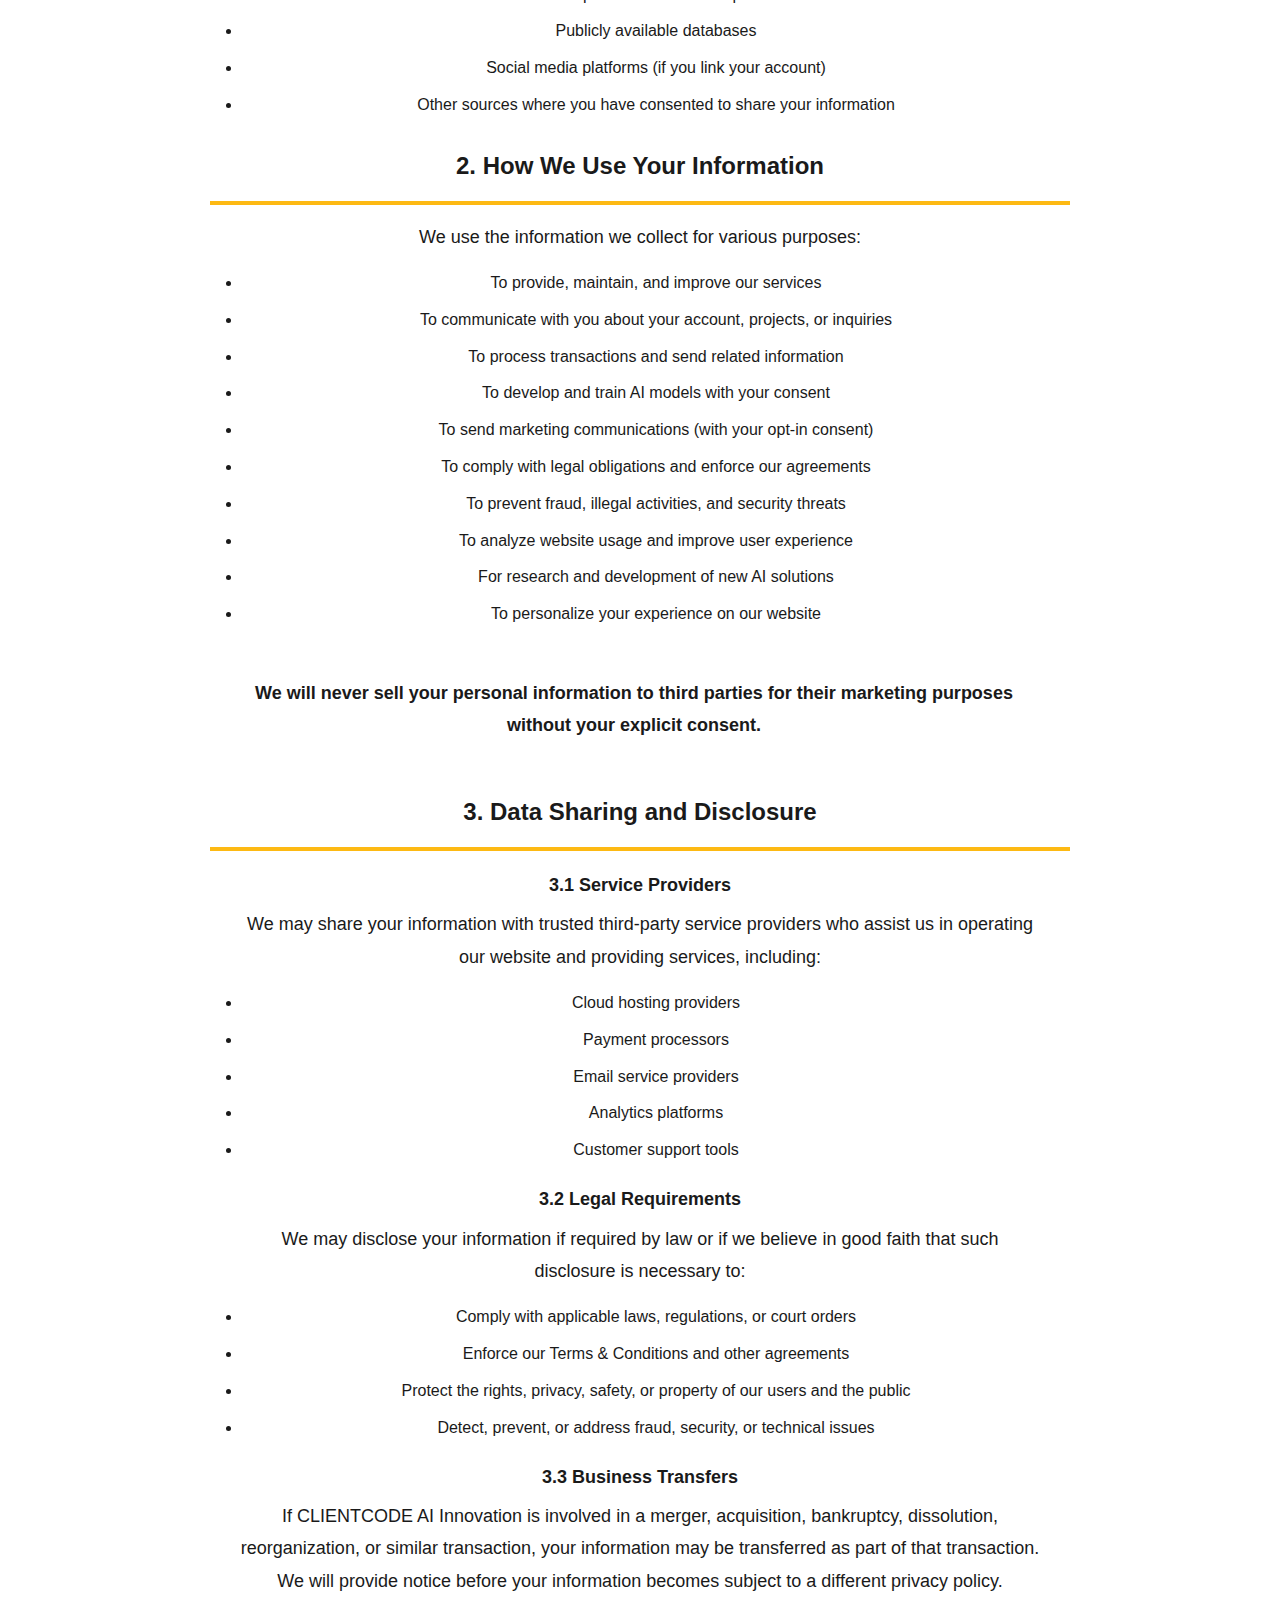
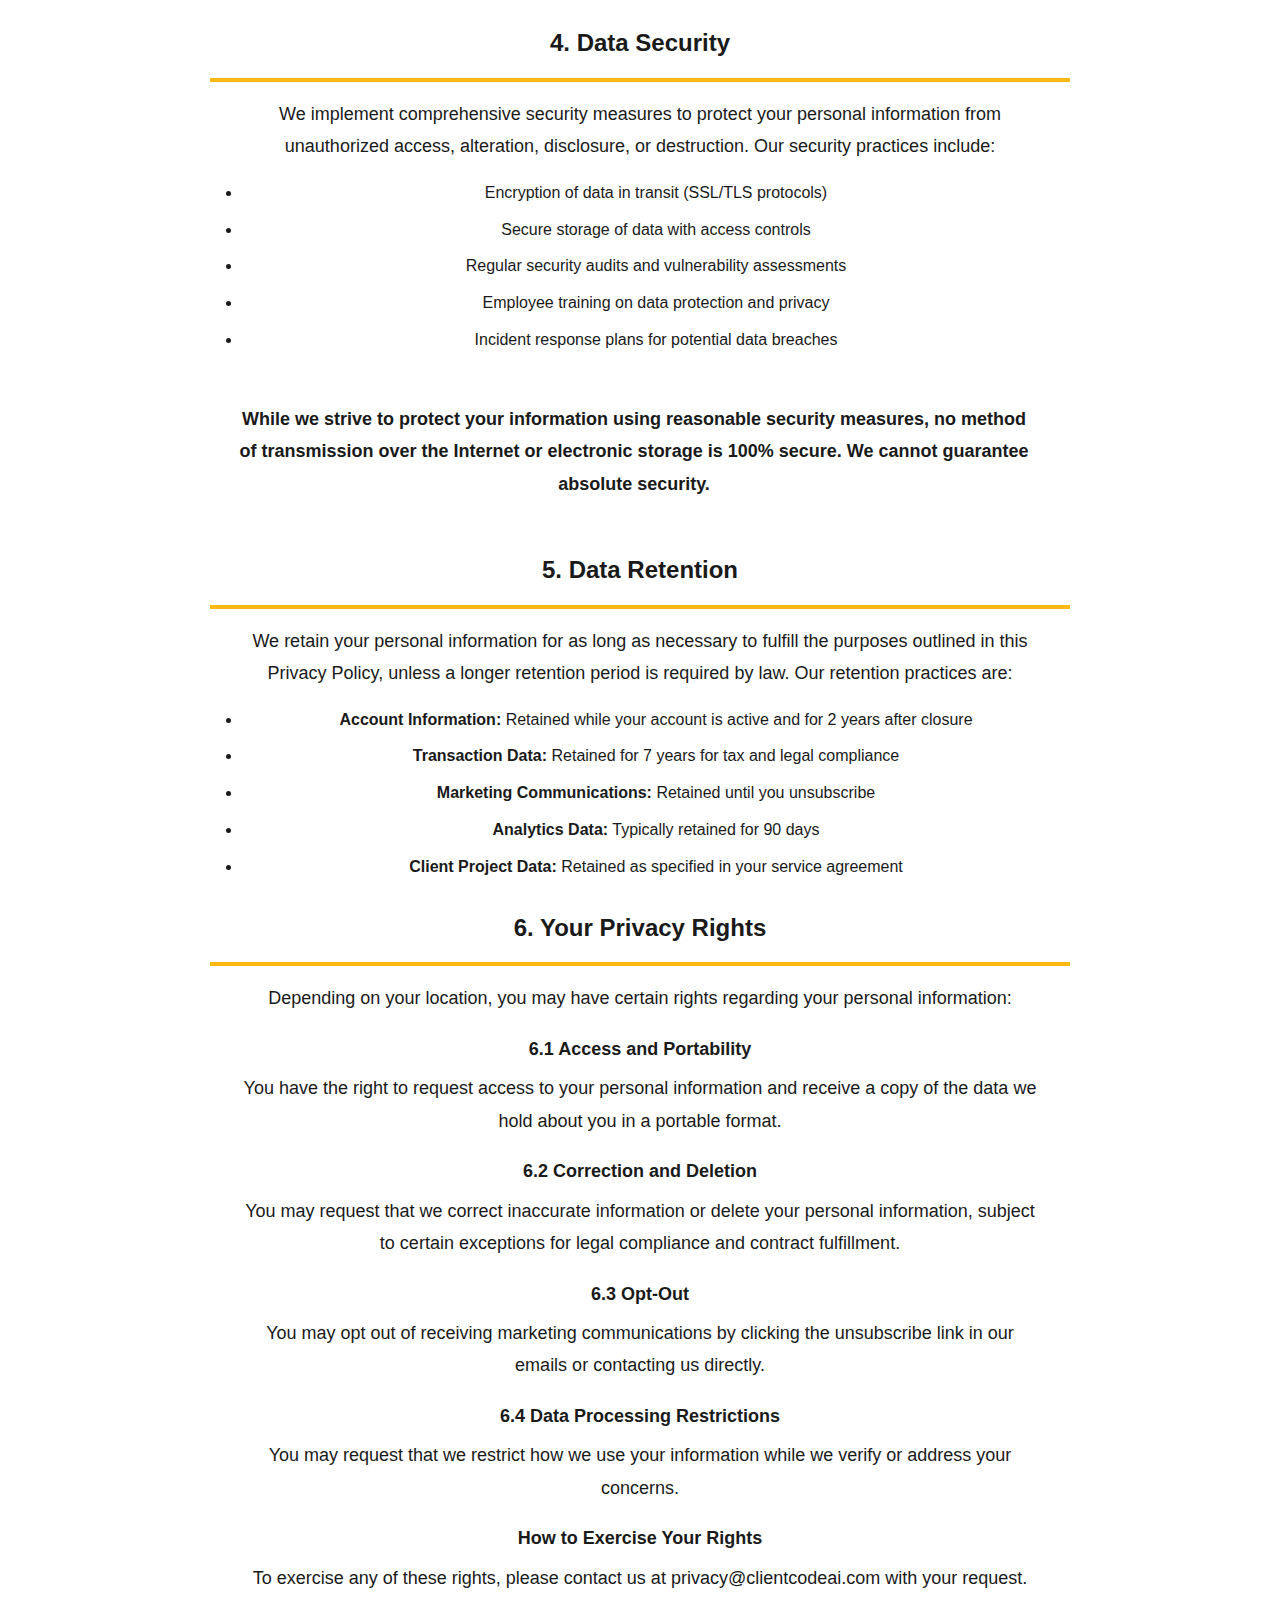
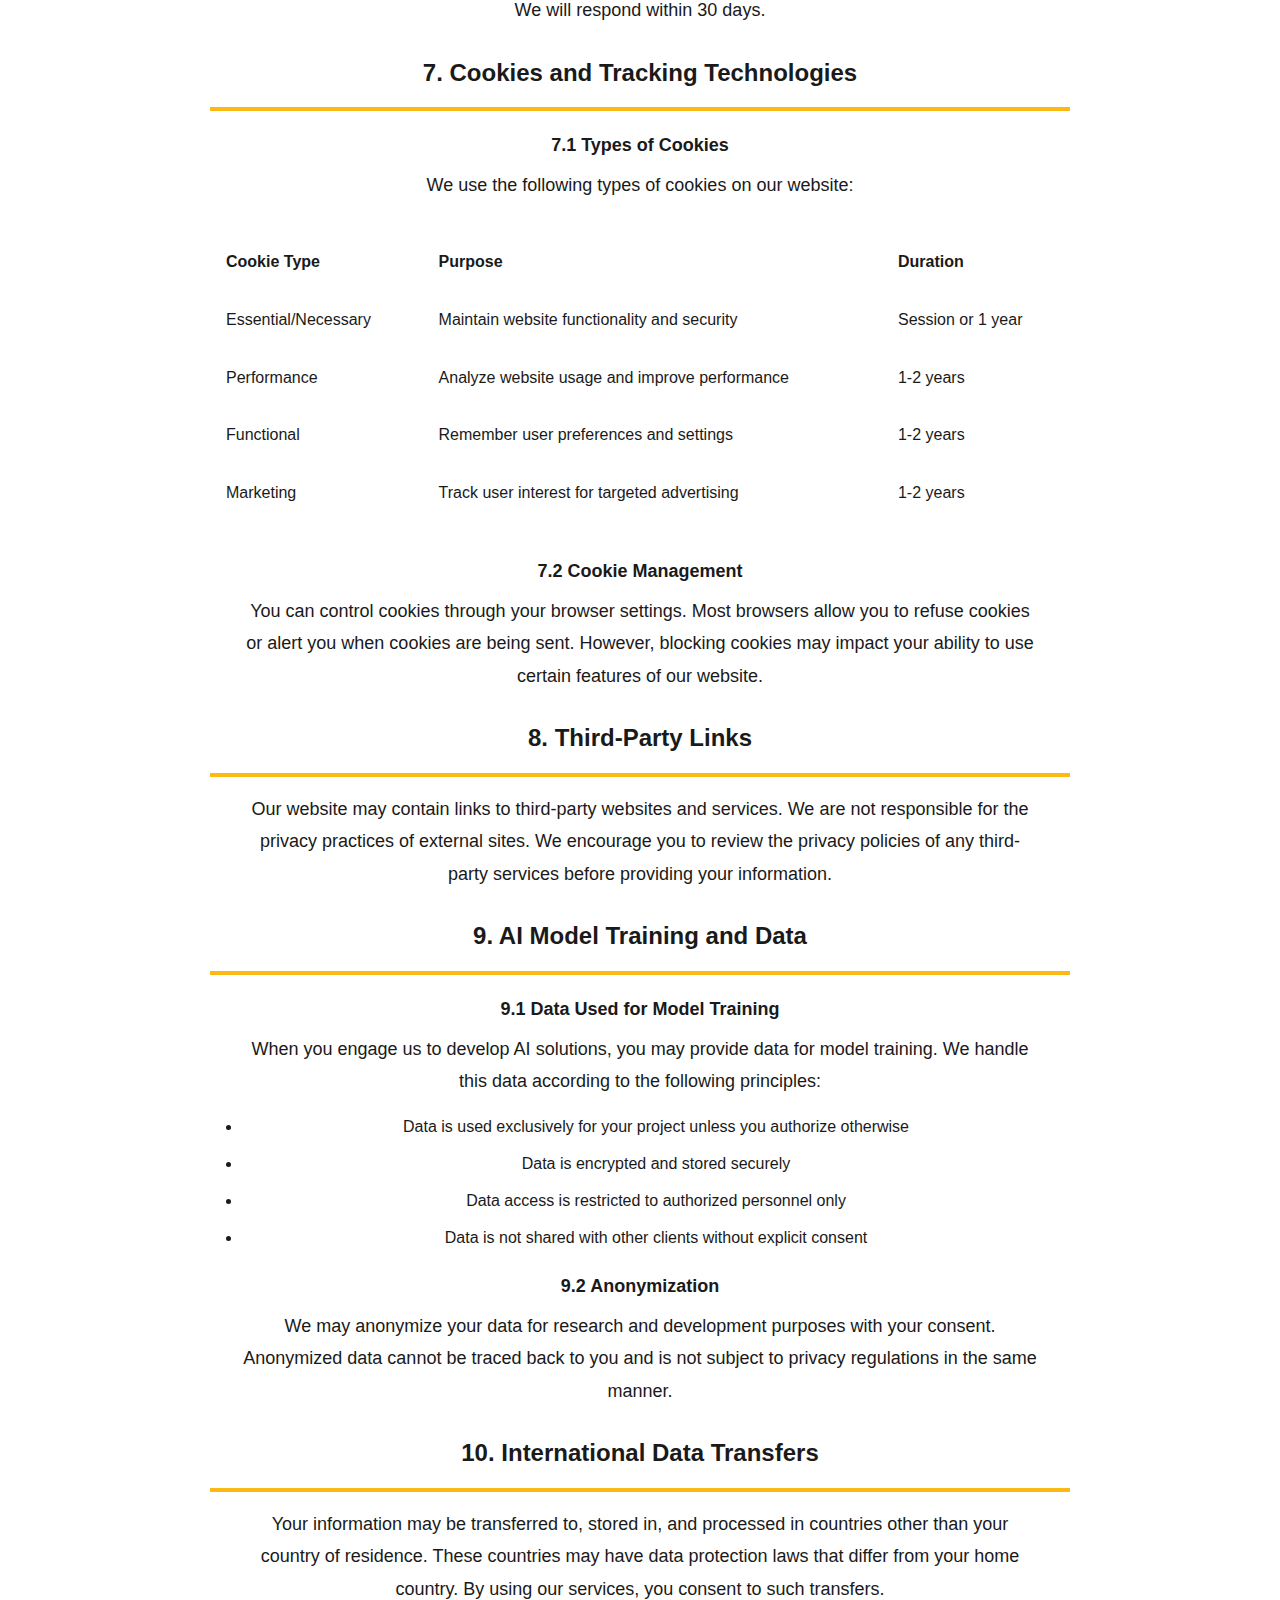
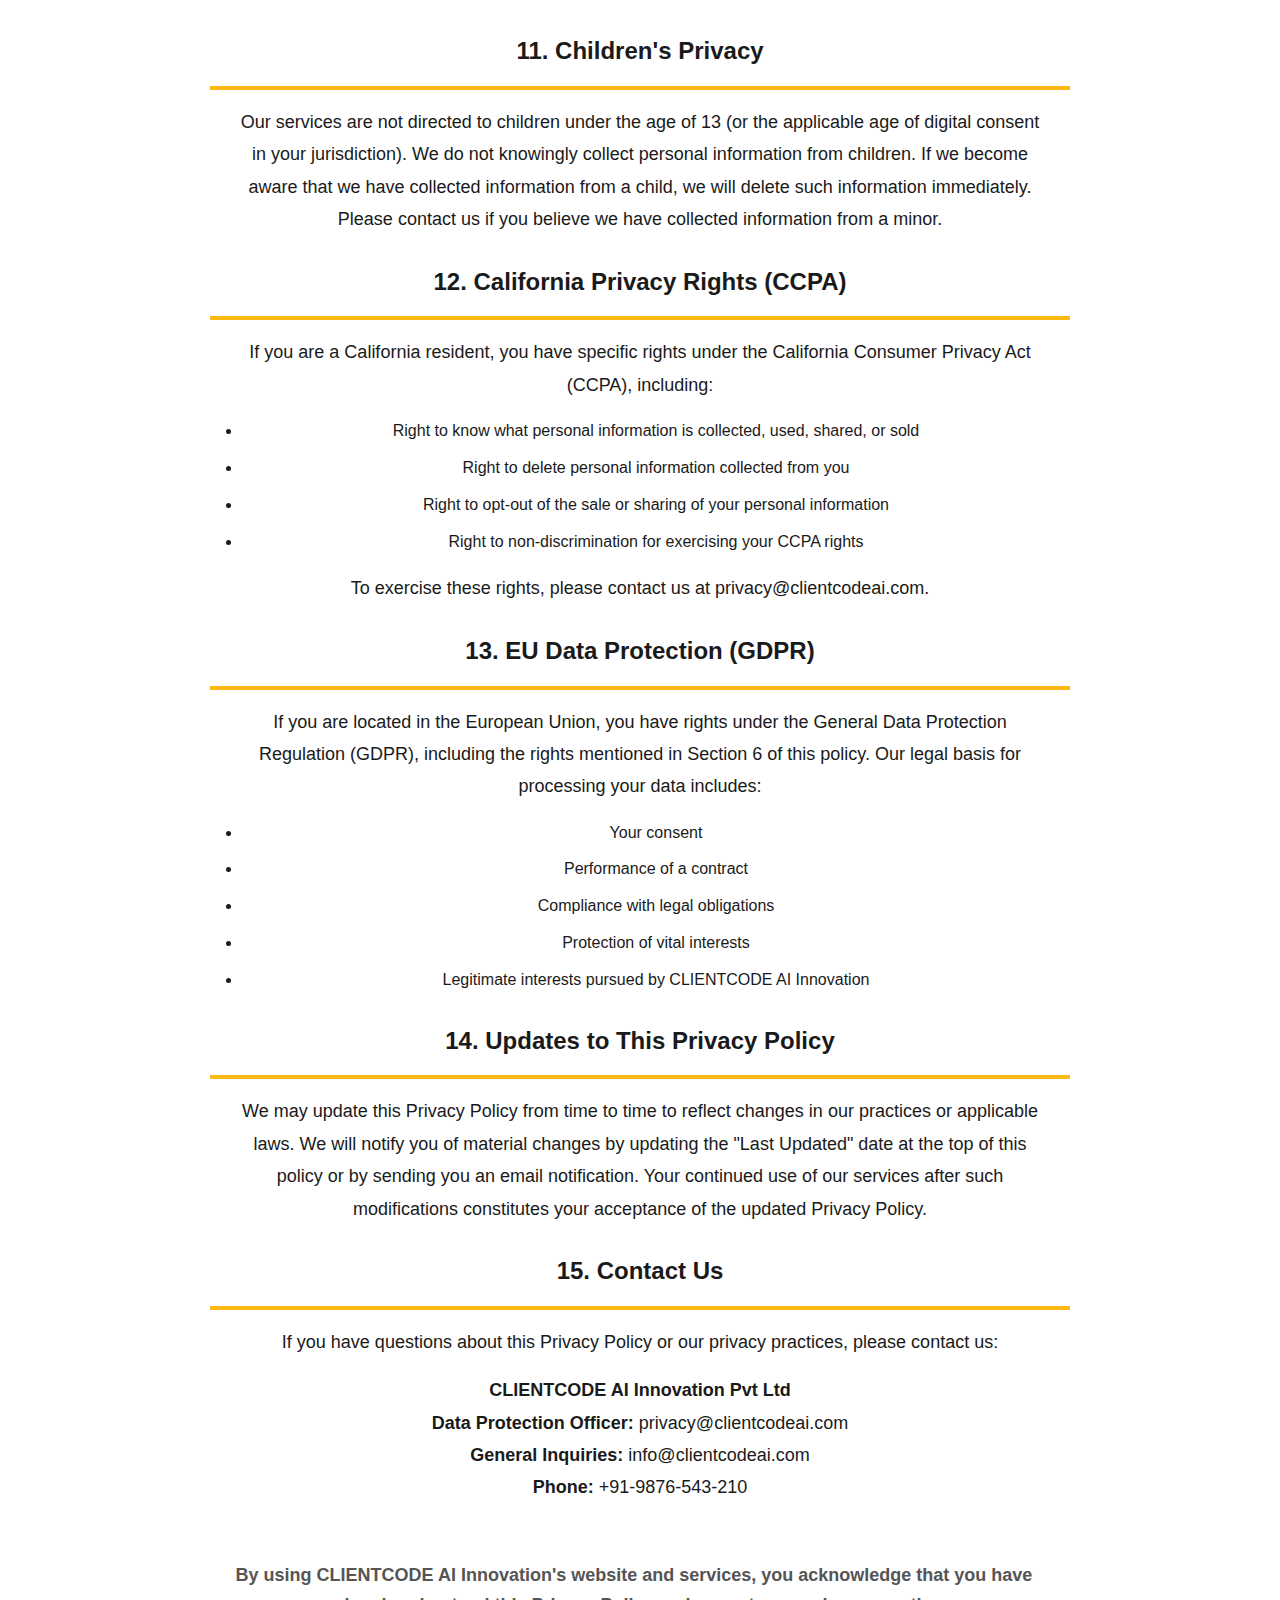
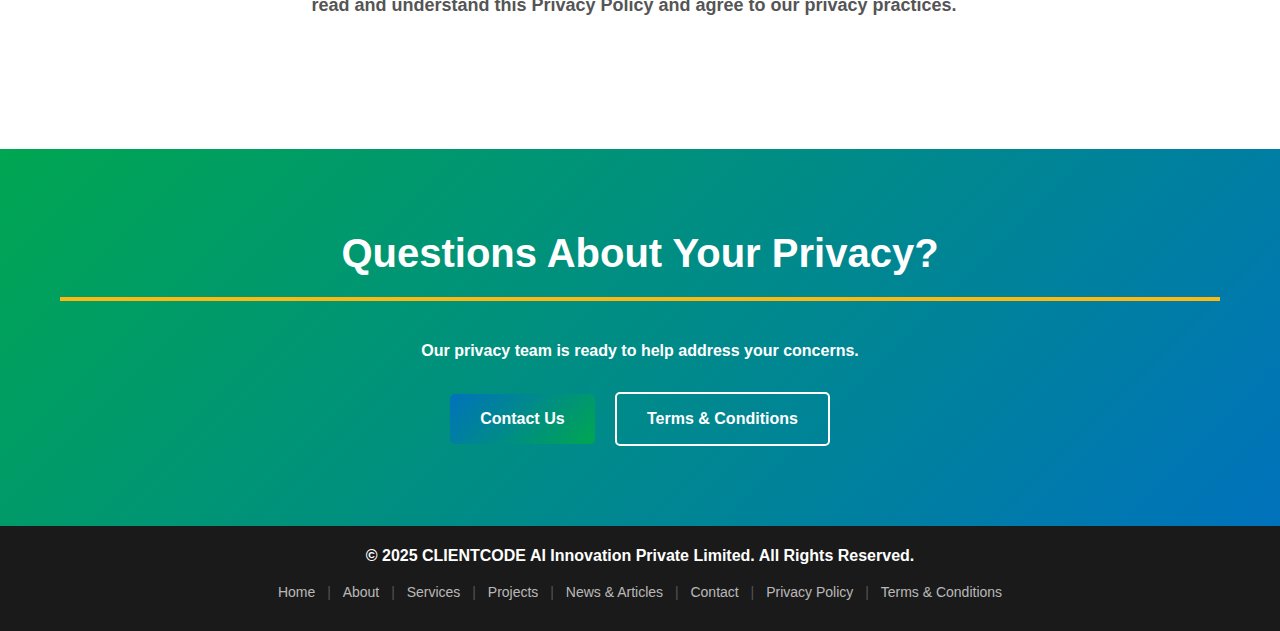
<file: privacy.html>
<!DOCTYPE html>
<html lang="en">
<head>
    <meta charset="UTF-8">
    <meta name="viewport" content="width=device-width, initial-scale=1.0">
    <title>Privacy Policy - CLIENTCODE AI Innovation</title>
    <link rel="icon" type="image/png" href="assets/images/logo.png">
    <link rel="stylesheet" href="assets/css/style.css">
    <link rel="preconnect" href="https://fonts.googleapis.com">
    <link rel="preconnect" href="https://fonts.gstatic.com" crossorigin>
    <link href="https://fonts.googleapis.com/css2?family=Inter:wght@300;400;500;600;700;800&display=swap" rel="stylesheet">
    <style>
        .privacy-container {
            max-width: 900px;
            margin: 0 auto;
        }

        .privacy-section {
            margin-bottom: 2rem;
        }

        .privacy-section h2 {
            color: var(--color-primary);
            margin-bottom: 1rem;
            font-size: var(--font-size-2xl);
        }

        .privacy-section h3 {
            color: var(--color-text);
            margin-top: 1.5rem;
            margin-bottom: 0.75rem;
            font-size: var(--font-size-lg);
        }

        .privacy-section p {
            line-height: 1.8;
            margin-bottom: 1rem;
            color: var(--color-text-light);
        }

        .privacy-section ul,
        .privacy-section ol {
            margin: 1rem 0 1rem 2rem;
            line-height: 1.8;
        }

        .privacy-section li {
            margin-bottom: 0.5rem;
            color: var(--color-text-light);
        }

        .highlight-box {
            background-color: var(--color-background-alt);
            border-left: 4px solid var(--color-primary);
            padding: 1.5rem;
            margin: 1.5rem 0;
            border-radius: var(--border-radius);
        }

        .highlight-box p {
            margin: 0;
        }

        .last-updated {
            color: var(--color-text-light);
            font-size: var(--font-size-sm);
            font-style: italic;
            margin-top: 2rem;
            padding-top: 1rem;
            border-top: 1px solid var(--color-border-light);
        }

        .table-responsive {
            overflow-x: auto;
            margin: 1rem 0;
        }

        table {
            width: 100%;
            border-collapse: collapse;
            margin: 1rem 0;
        }

        th, td {
            border: 1px solid var(--color-border-light);
            padding: 1rem;
            text-align: left;
        }

        th {
            background-color: var(--color-background-alt);
            color: var(--color-primary);
            font-weight: 600;
        }

        td {
            color: var(--color-text-light);
        }
    </style>
</head>
<body>

    <!-- Header Section -->
    <header class="site-header">
        <div class="container header-container">
            <div class="logo-section">
                <div class="logo">
                    <img src="assets/images/logo.png" alt="CLIENTCODE AI Logo" style="height: 80px; width: auto;">
                </div>
                <div>
                    <div class="company-name">
                        <span style="color: #1a1a1a; font-weight: bold;">CLIENTCODE</span><span style="color: #1a1a1a; font-weight: bold;"> AI INNOVATION</span>
                    </div>
                </div>
            </div>
            <nav class="main-nav">
                <ul>
                    <li><a href="index.html">Home</a></li>
                    <li><a href="about.html">About</a></li>
                    <li><a href="services.html">Services</a></li>
                    <li><a href="projects.html">Projects</a></li>
                    <li><a href="news.html">News & Articles</a></li>
                    <li><a href="contact.html">Contact</a></li>
                </ul>
            </nav>
            <button class="nav-toggle" aria-label="toggle navigation">
                <span class="hamburger"></span>
            </button>
        </div>
    </header>

    <main>
        <!-- Page Hero -->
        <section class="hero">
            <div class="container">
                <h1>Privacy Policy</h1>
                <h4 class="subtitle">How We Protect Your Data and Privacy</h4>
            </div>
        </section>

        <!-- Privacy Content -->
        <section class="about-section">
            <div class="container privacy-container">
                <div class="privacy-section">
                    <h2>Privacy Policy</h2>
                    <p class="last-updated">Last Updated: January 2025</p>
                    
                    <p>CLIENTCODE AI Innovation ("Company," "we," "us," or "our") is committed to protecting your privacy. This Privacy Policy explains how we collect, use, disclose, and safeguard your information when you visit our website and use our services. Please read this Privacy Policy carefully. If you do not agree with our policies and practices, please do not use our services.</p>
                </div>

                <div class="privacy-section">
                    <h2>1. Information We Collect</h2>
                    
                    <h3>1.1 Information You Provide Directly</h3>
                    <p>We collect information you voluntarily provide to us, including but not limited to:</p>
                    <ul>
                        <li><strong>Contact Information:</strong> Name, email address, phone number, postal address, company name, job title</li>
                        <li><strong>Account Information:</strong> Username, password, billing address, payment information</li>
                        <li><strong>Communication Data:</strong> Messages, inquiries, feedback, and correspondence you send us</li>
                        <li><strong>Project Information:</strong> Details about your AI projects, requirements, and business objectives</li>
                        <li><strong>Client Data:</strong> Data you provide that we process on your behalf for AI model development and training</li>
                    </ul>

                    <h3>1.2 Information Collected Automatically</h3>
                    <p>When you visit our website, we automatically collect certain information about your device and interaction with our site:</p>
                    <ul>
                        <li><strong>Log Data:</strong> IP address, browser type, operating system, referring URL, pages visited, and time stamps</li>
                        <li><strong>Cookies:</strong> Information stored on your device to enhance your browsing experience</li>
                        <li><strong>Analytics Data:</strong> Website usage patterns, click-through rates, and engagement metrics</li>
                        <li><strong>Device Information:</strong> Hardware model, operating system version, mobile network information</li>
                    </ul>

                    <h3>1.3 Information from Third Parties</h3>
                    <p>We may receive information about you from third-party sources, including:</p>
                    <ul>
                        <li>Business partners and service providers</li>
                        <li>Publicly available databases</li>
                        <li>Social media platforms (if you link your account)</li>
                        <li>Other sources where you have consented to share your information</li>
                    </ul>
                </div>

                <div class="privacy-section">
                    <h2>2. How We Use Your Information</h2>
                    <p>We use the information we collect for various purposes:</p>
                    <ul>
                        <li>To provide, maintain, and improve our services</li>
                        <li>To communicate with you about your account, projects, or inquiries</li>
                        <li>To process transactions and send related information</li>
                        <li>To develop and train AI models with your consent</li>
                        <li>To send marketing communications (with your opt-in consent)</li>
                        <li>To comply with legal obligations and enforce our agreements</li>
                        <li>To prevent fraud, illegal activities, and security threats</li>
                        <li>To analyze website usage and improve user experience</li>
                        <li>For research and development of new AI solutions</li>
                        <li>To personalize your experience on our website</li>
                    </ul>

                    <div class="highlight-box">
                        <p><strong>We will never sell your personal information to third parties for their marketing purposes without your explicit consent.</strong></p>
                    </div>
                </div>

                <div class="privacy-section">
                    <h2>3. Data Sharing and Disclosure</h2>
                    
                    <h3>3.1 Service Providers</h3>
                    <p>We may share your information with trusted third-party service providers who assist us in operating our website and providing services, including:</p>
                    <ul>
                        <li>Cloud hosting providers</li>
                        <li>Payment processors</li>
                        <li>Email service providers</li>
                        <li>Analytics platforms</li>
                        <li>Customer support tools</li>
                    </ul>

                    <h3>3.2 Legal Requirements</h3>
                    <p>We may disclose your information if required by law or if we believe in good faith that such disclosure is necessary to:</p>
                    <ul>
                        <li>Comply with applicable laws, regulations, or court orders</li>
                        <li>Enforce our Terms & Conditions and other agreements</li>
                        <li>Protect the rights, privacy, safety, or property of our users and the public</li>
                        <li>Detect, prevent, or address fraud, security, or technical issues</li>
                    </ul>

                    <h3>3.3 Business Transfers</h3>
                    <p>If CLIENTCODE AI Innovation is involved in a merger, acquisition, bankruptcy, dissolution, reorganization, or similar transaction, your information may be transferred as part of that transaction. We will provide notice before your information becomes subject to a different privacy policy.</p>
                </div>

                <div class="privacy-section">
                    <h2>4. Data Security</h2>
                    <p>We implement comprehensive security measures to protect your personal information from unauthorized access, alteration, disclosure, or destruction. Our security practices include:</p>
                    <ul>
                        <li>Encryption of data in transit (SSL/TLS protocols)</li>
                        <li>Secure storage of data with access controls</li>
                        <li>Regular security audits and vulnerability assessments</li>
                        <li>Employee training on data protection and privacy</li>
                        <li>Incident response plans for potential data breaches</li>
                    </ul>

                    <div class="highlight-box">
                        <p><strong>While we strive to protect your information using reasonable security measures, no method of transmission over the Internet or electronic storage is 100% secure. We cannot guarantee absolute security.</strong></p>
                    </div>
                </div>

                <div class="privacy-section">
                    <h2>5. Data Retention</h2>
                    <p>We retain your personal information for as long as necessary to fulfill the purposes outlined in this Privacy Policy, unless a longer retention period is required by law. Our retention practices are:</p>
                    <ul>
                        <li><strong>Account Information:</strong> Retained while your account is active and for 2 years after closure</li>
                        <li><strong>Transaction Data:</strong> Retained for 7 years for tax and legal compliance</li>
                        <li><strong>Marketing Communications:</strong> Retained until you unsubscribe</li>
                        <li><strong>Analytics Data:</strong> Typically retained for 90 days</li>
                        <li><strong>Client Project Data:</strong> Retained as specified in your service agreement</li>
                    </ul>
                </div>

                <div class="privacy-section">
                    <h2>6. Your Privacy Rights</h2>
                    <p>Depending on your location, you may have certain rights regarding your personal information:</p>
                    
                    <h3>6.1 Access and Portability</h3>
                    <p>You have the right to request access to your personal information and receive a copy of the data we hold about you in a portable format.</p>

                    <h3>6.2 Correction and Deletion</h3>
                    <p>You may request that we correct inaccurate information or delete your personal information, subject to certain exceptions for legal compliance and contract fulfillment.</p>

                    <h3>6.3 Opt-Out</h3>
                    <p>You may opt out of receiving marketing communications by clicking the unsubscribe link in our emails or contacting us directly.</p>

                    <h3>6.4 Data Processing Restrictions</h3>
                    <p>You may request that we restrict how we use your information while we verify or address your concerns.</p>

                    <h3>How to Exercise Your Rights</h3>
                    <p>To exercise any of these rights, please contact us at <a href="mailto:privacy@clientcodeai.com" style="color: var(--color-primary);">privacy@clientcodeai.com</a> with your request. We will respond within 30 days.</p>
                </div>

                <div class="privacy-section">
                    <h2>7. Cookies and Tracking Technologies</h2>
                    
                    <h3>7.1 Types of Cookies</h3>
                    <p>We use the following types of cookies on our website:</p>
                    
                    <div class="table-responsive">
                        <table>
                            <tr>
                                <th>Cookie Type</th>
                                <th>Purpose</th>
                                <th>Duration</th>
                            </tr>
                            <tr>
                                <td>Essential/Necessary</td>
                                <td>Maintain website functionality and security</td>
                                <td>Session or 1 year</td>
                            </tr>
                            <tr>
                                <td>Performance</td>
                                <td>Analyze website usage and improve performance</td>
                                <td>1-2 years</td>
                            </tr>
                            <tr>
                                <td>Functional</td>
                                <td>Remember user preferences and settings</td>
                                <td>1-2 years</td>
                            </tr>
                            <tr>
                                <td>Marketing</td>
                                <td>Track user interest for targeted advertising</td>
                                <td>1-2 years</td>
                            </tr>
                        </table>
                    </div>

                    <h3>7.2 Cookie Management</h3>
                    <p>You can control cookies through your browser settings. Most browsers allow you to refuse cookies or alert you when cookies are being sent. However, blocking cookies may impact your ability to use certain features of our website.</p>
                </div>

                <div class="privacy-section">
                    <h2>8. Third-Party Links</h2>
                    <p>Our website may contain links to third-party websites and services. We are not responsible for the privacy practices of external sites. We encourage you to review the privacy policies of any third-party services before providing your information.</p>
                </div>

                <div class="privacy-section">
                    <h2>9. AI Model Training and Data</h2>
                    
                    <h3>9.1 Data Used for Model Training</h3>
                    <p>When you engage us to develop AI solutions, you may provide data for model training. We handle this data according to the following principles:</p>
                    <ul>
                        <li>Data is used exclusively for your project unless you authorize otherwise</li>
                        <li>Data is encrypted and stored securely</li>
                        <li>Data access is restricted to authorized personnel only</li>
                        <li>Data is not shared with other clients without explicit consent</li>
                    </ul>

                    <h3>9.2 Anonymization</h3>
                    <p>We may anonymize your data for research and development purposes with your consent. Anonymized data cannot be traced back to you and is not subject to privacy regulations in the same manner.</p>
                </div>

                <div class="privacy-section">
                    <h2>10. International Data Transfers</h2>
                    <p>Your information may be transferred to, stored in, and processed in countries other than your country of residence. These countries may have data protection laws that differ from your home country. By using our services, you consent to such transfers.</p>
                </div>

                <div class="privacy-section">
                    <h2>11. Children's Privacy</h2>
                    <p>Our services are not directed to children under the age of 13 (or the applicable age of digital consent in your jurisdiction). We do not knowingly collect personal information from children. If we become aware that we have collected information from a child, we will delete such information immediately. Please contact us if you believe we have collected information from a minor.</p>
                </div>

                <div class="privacy-section">
                    <h2>12. California Privacy Rights (CCPA)</h2>
                    <p>If you are a California resident, you have specific rights under the California Consumer Privacy Act (CCPA), including:</p>
                    <ul>
                        <li>Right to know what personal information is collected, used, shared, or sold</li>
                        <li>Right to delete personal information collected from you</li>
                        <li>Right to opt-out of the sale or sharing of your personal information</li>
                        <li>Right to non-discrimination for exercising your CCPA rights</li>
                    </ul>
                    <p>To exercise these rights, please contact us at <a href="mailto:privacy@clientcodeai.com" style="color: var(--color-primary);">privacy@clientcodeai.com</a>.</p>
                </div>

                <div class="privacy-section">
                    <h2>13. EU Data Protection (GDPR)</h2>
                    <p>If you are located in the European Union, you have rights under the General Data Protection Regulation (GDPR), including the rights mentioned in Section 6 of this policy. Our legal basis for processing your data includes:</p>
                    <ul>
                        <li>Your consent</li>
                        <li>Performance of a contract</li>
                        <li>Compliance with legal obligations</li>
                        <li>Protection of vital interests</li>
                        <li>Legitimate interests pursued by CLIENTCODE AI Innovation</li>
                    </ul>
                </div>

                <div class="privacy-section">
                    <h2>14. Updates to This Privacy Policy</h2>
                    <p>We may update this Privacy Policy from time to time to reflect changes in our practices or applicable laws. We will notify you of material changes by updating the "Last Updated" date at the top of this policy or by sending you an email notification. Your continued use of our services after such modifications constitutes your acceptance of the updated Privacy Policy.</p>
                </div>

                <div class="privacy-section">
                    <h2>15. Contact Us</h2>
                    <p>If you have questions about this Privacy Policy or our privacy practices, please contact us:</p>
                    <p>
                        <strong>CLIENTCODE AI Innovation Pvt Ltd</strong><br>
                        <strong>Data Protection Officer:</strong> <a href="mailto:privacy@clientcodeai.com" style="color: var(--color-primary);">privacy@clientcodeai.com</a><br>
                        <strong>General Inquiries:</strong> <a href="mailto:info@clientcodeai.com" style="color: var(--color-primary);">info@clientcodeai.com</a><br>
                        <strong>Phone:</strong> <a href="tel:+919876543210" style="color: var(--color-primary);">+91-9876-543-210</a>
                    </p>
                </div>

                <div class="highlight-box" style="margin-top: 2rem;">
                    <p><strong>By using CLIENTCODE AI Innovation's website and services, you acknowledge that you have read and understand this Privacy Policy and agree to our privacy practices.</strong></p>
                </div>
            </div>
        </section>

        <!-- CTA Section -->
        <section class="contact-section">
            <div class="container">
                <h2 class="text-center">Questions About Your Privacy?</h2>
                <h4 class="text-center">Our privacy team is ready to help address your concerns.</h4>
                
                <div class="text-center mt-2">
                    <a href="contact.html" class="btn" style="margin-right: 1rem;">Contact Us</a>
                    <a href="terms.html" class="btn btn-outline">Terms & Conditions</a>
                </div>
            </div>
        </section>
    </main>

    <!-- Footer Section -->
    <footer class="site-footer">
        <div class="container">
            <div style="text-align: center;">
                <h4 style="margin: 0 0 1rem 0;">© 2025 CLIENTCODE AI Innovation Private Limited. All Rights Reserved.</h4>
            </div>
            <p style="margin: 0.5rem 0; font-size: 0.875rem; text-align: center;">
                <a href="index.html" style="color: rgba(255, 255, 255, 0.7); margin: 0 0.5rem;">Home</a> |
                <a href="about.html" style="color: rgba(255, 255, 255, 0.7); margin: 0 0.5rem;">About</a> |
                <a href="services.html" style="color: rgba(255, 255, 255, 0.7); margin: 0 0.5rem;">Services</a> |
                <a href="projects.html" style="color: rgba(255, 255, 255, 0.7); margin: 0 0.5rem;">Projects</a> |
                <a href="news.html" style="color: rgba(255, 255, 255, 0.7); margin: 0 0.5rem;">News & Articles</a> |
                <a href="contact.html" style="color: rgba(255, 255, 255, 0.7); margin: 0 0.5rem;">Contact</a> |
                <a href="privacy.html" style="color: rgba(255, 255, 255, 0.7); margin: 0 0.5rem;">Privacy Policy</a> |
                <a href="terms.html" style="color: rgba(255, 255, 255, 0.7); margin: 0 0.5rem;">Terms & Conditions</a>
            </p>
        </div>
    </footer>

    <script src="assets/js/script.js"></script>
</body>
</html>
</file>
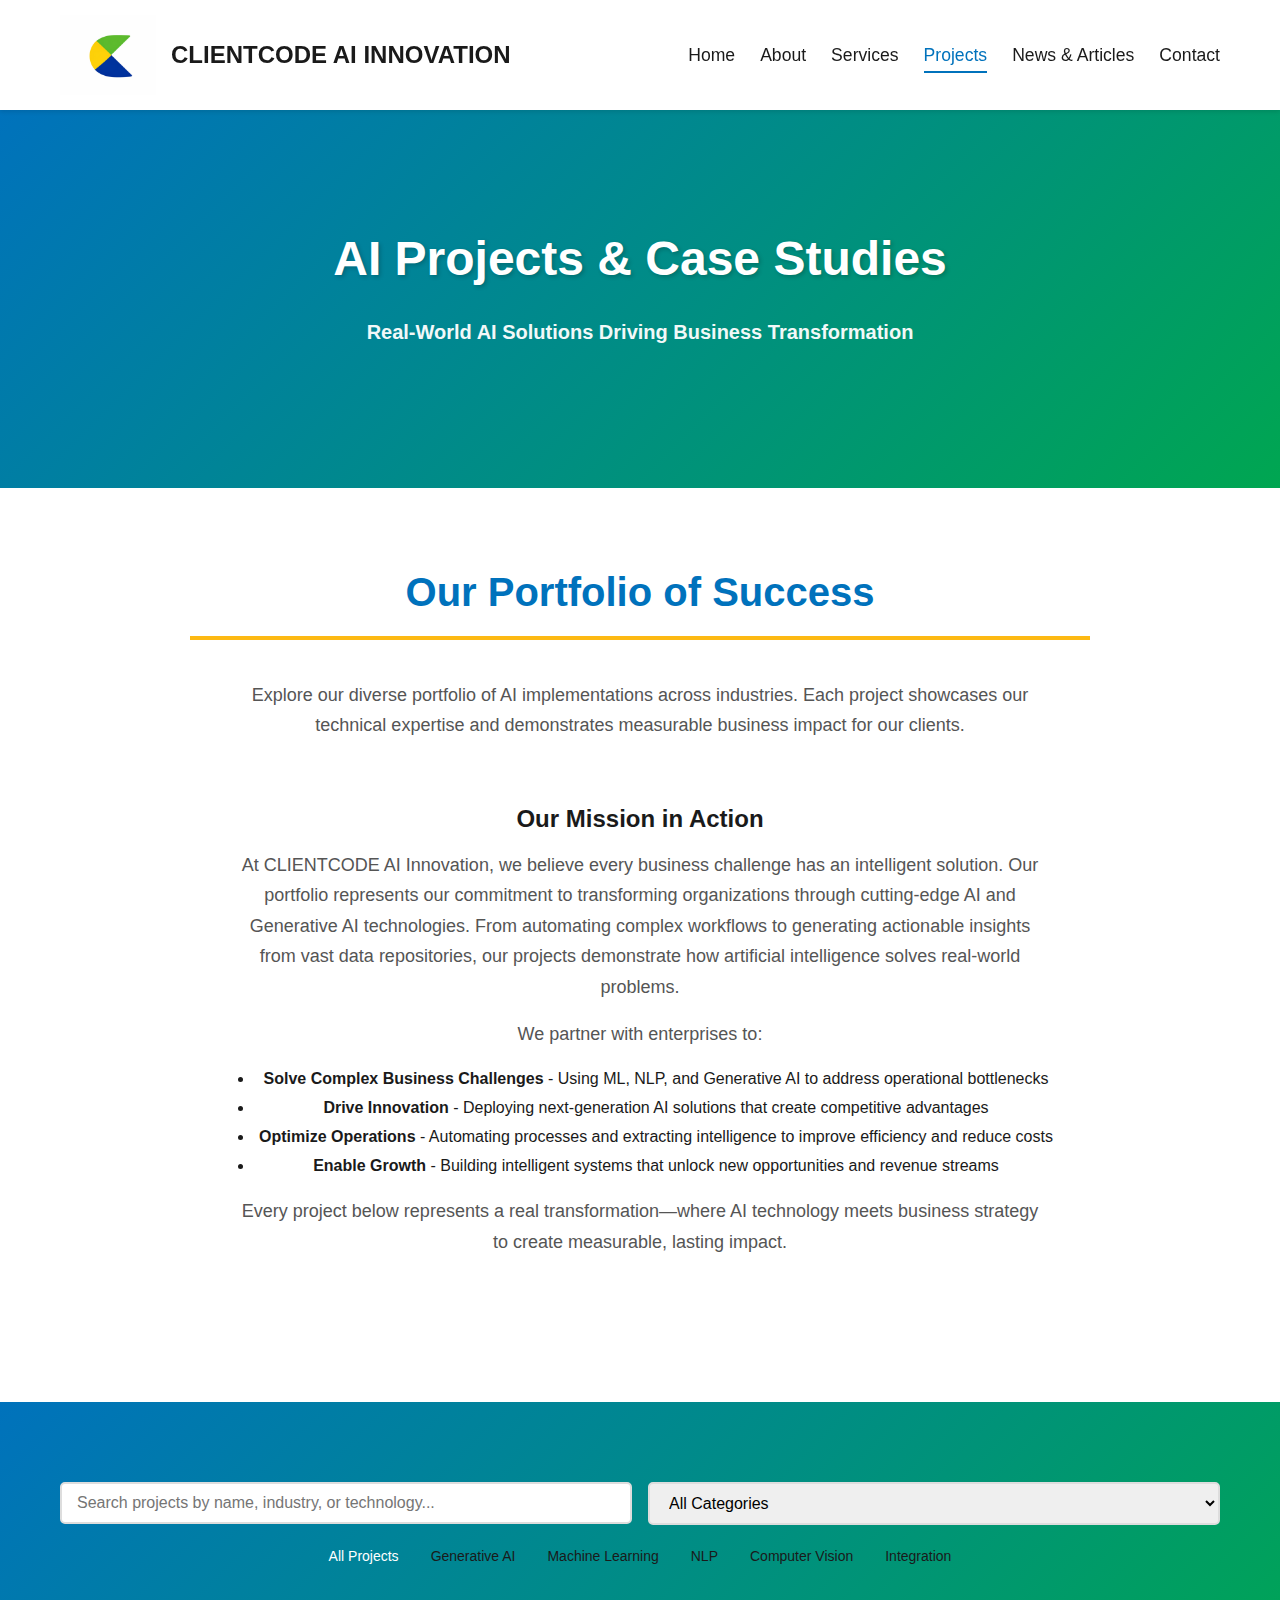
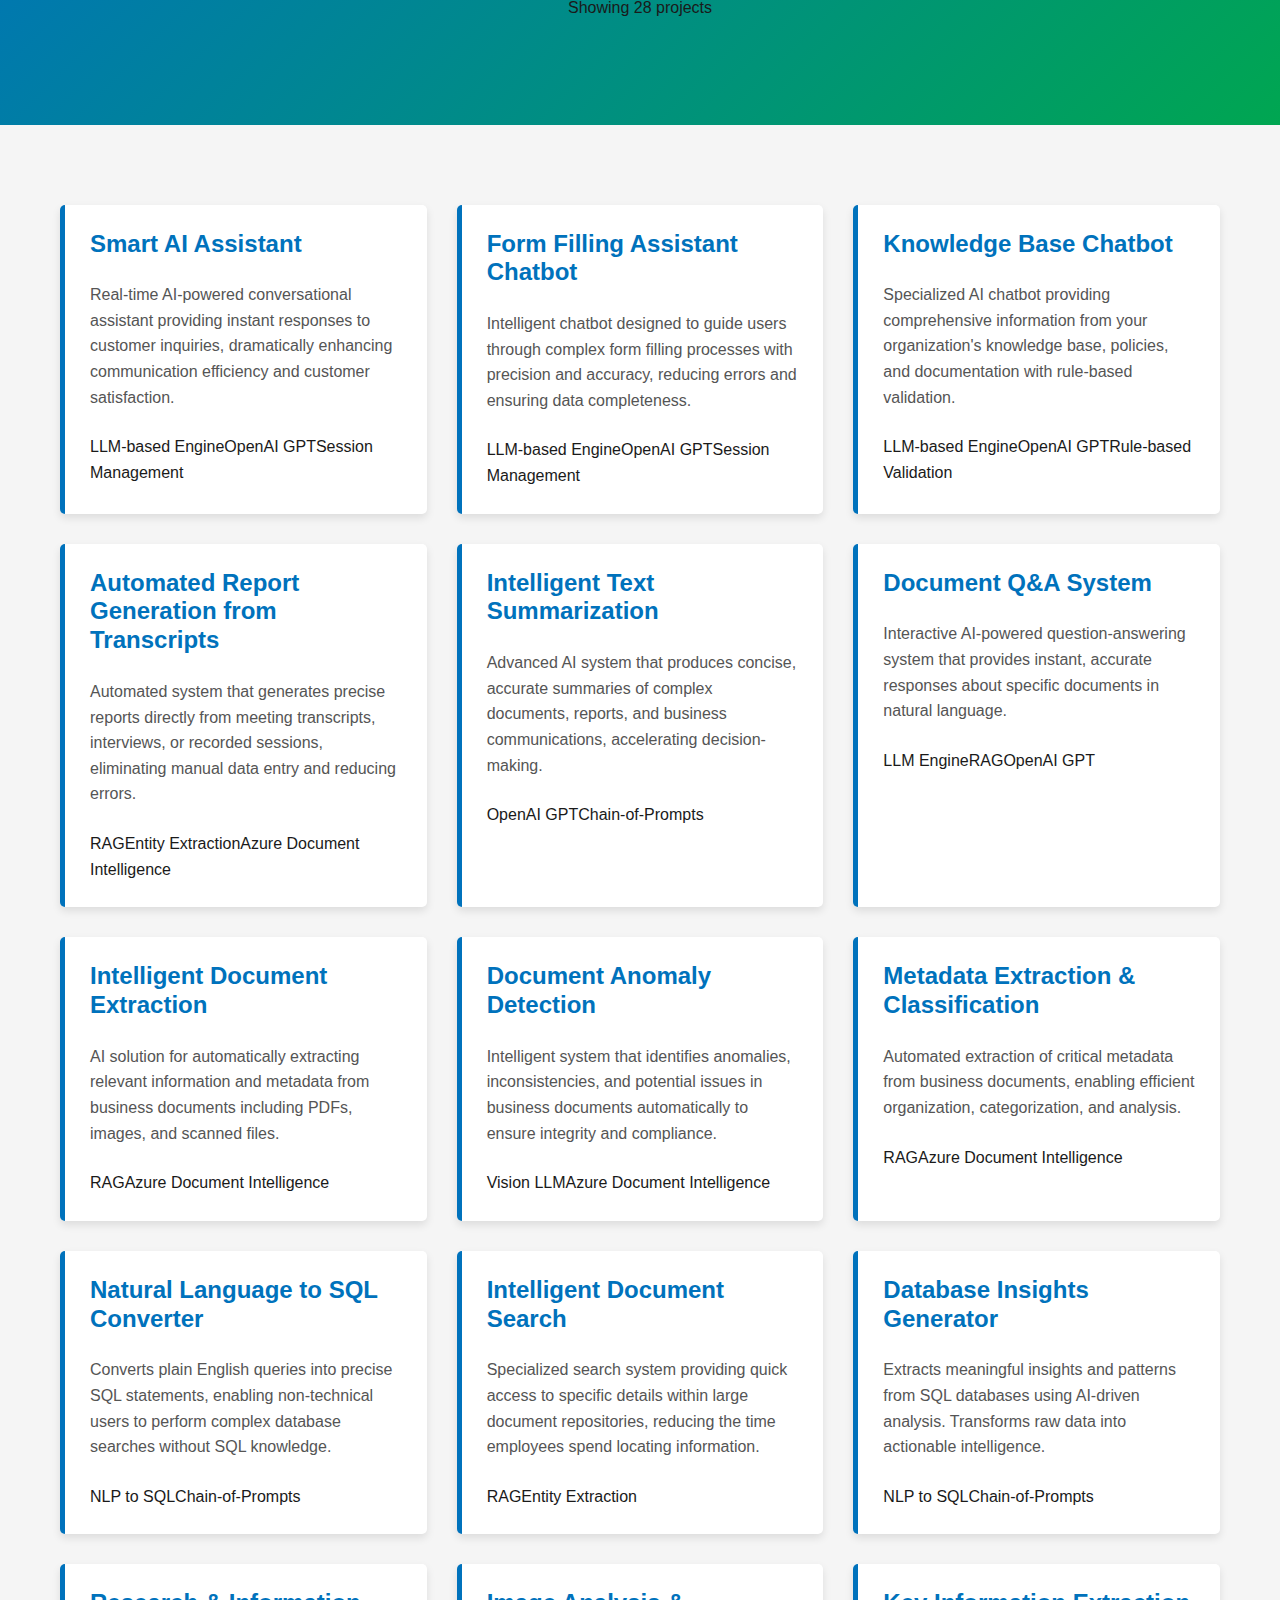
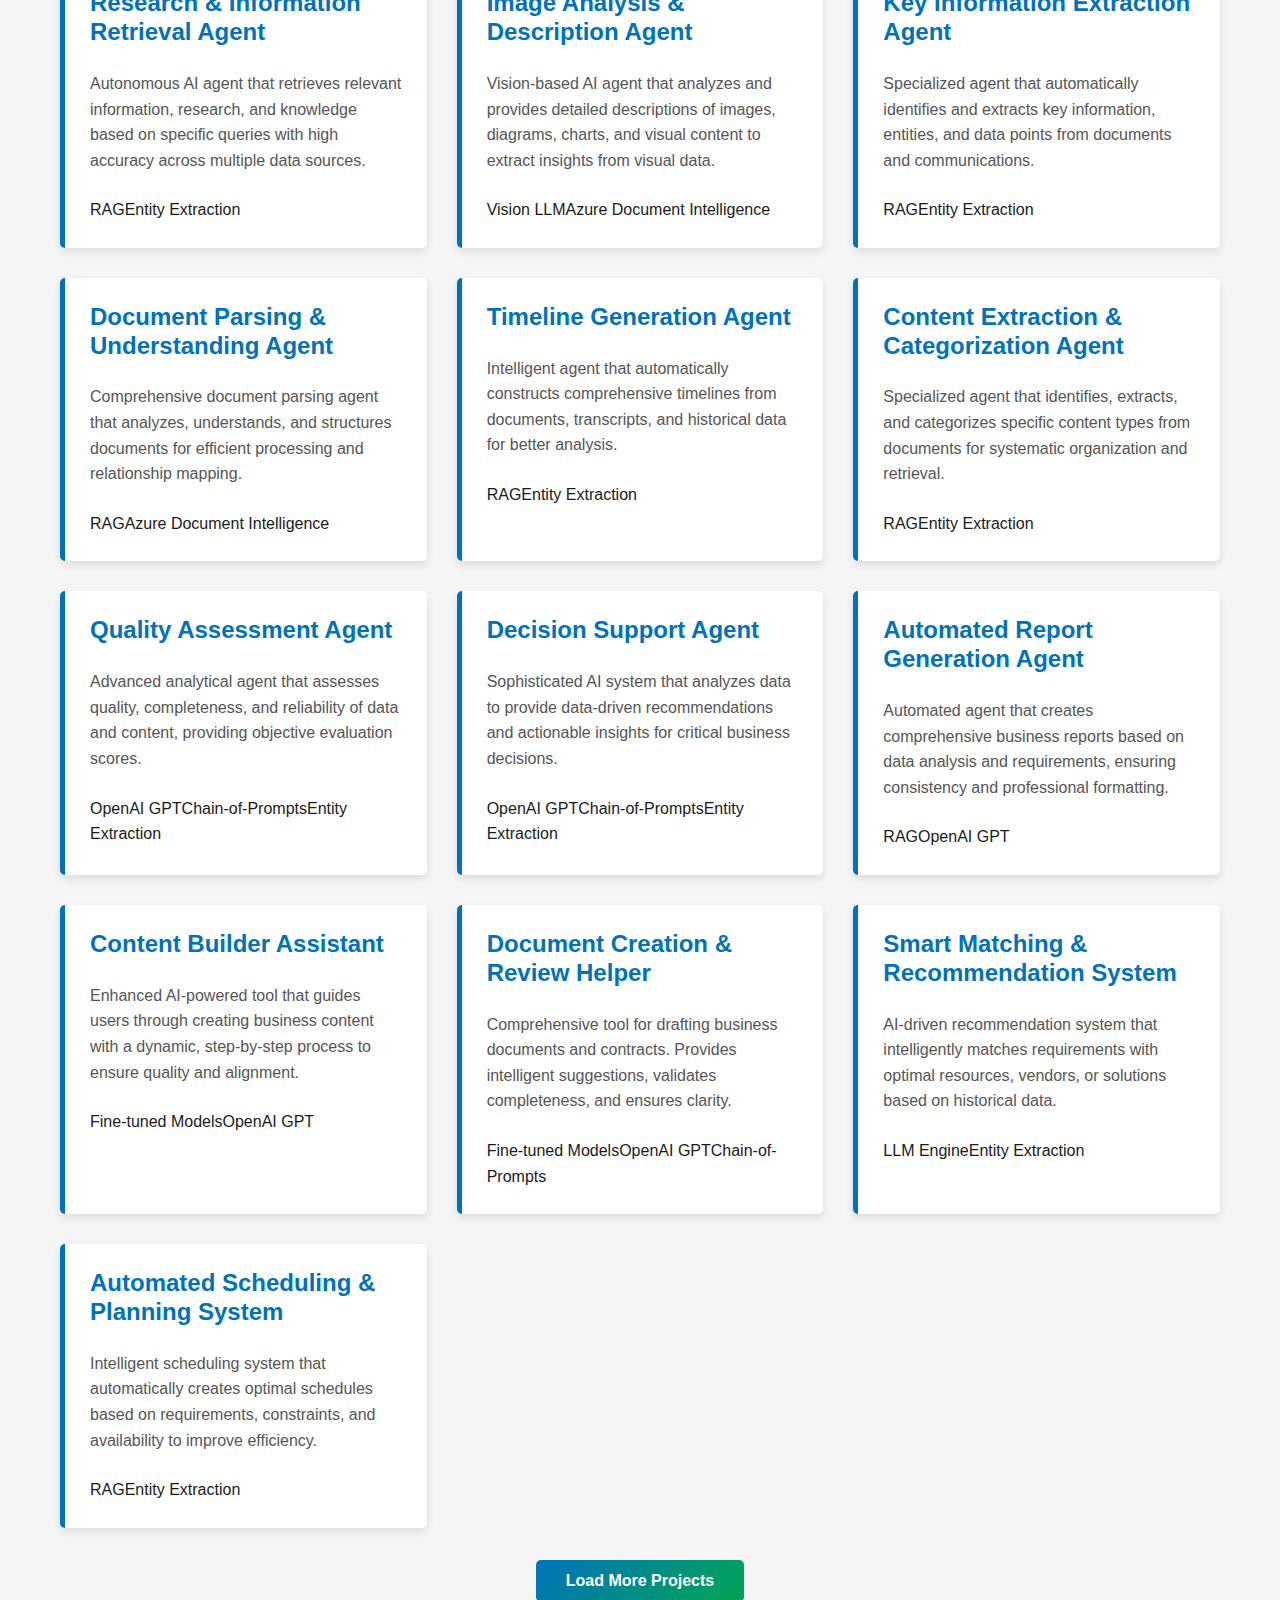
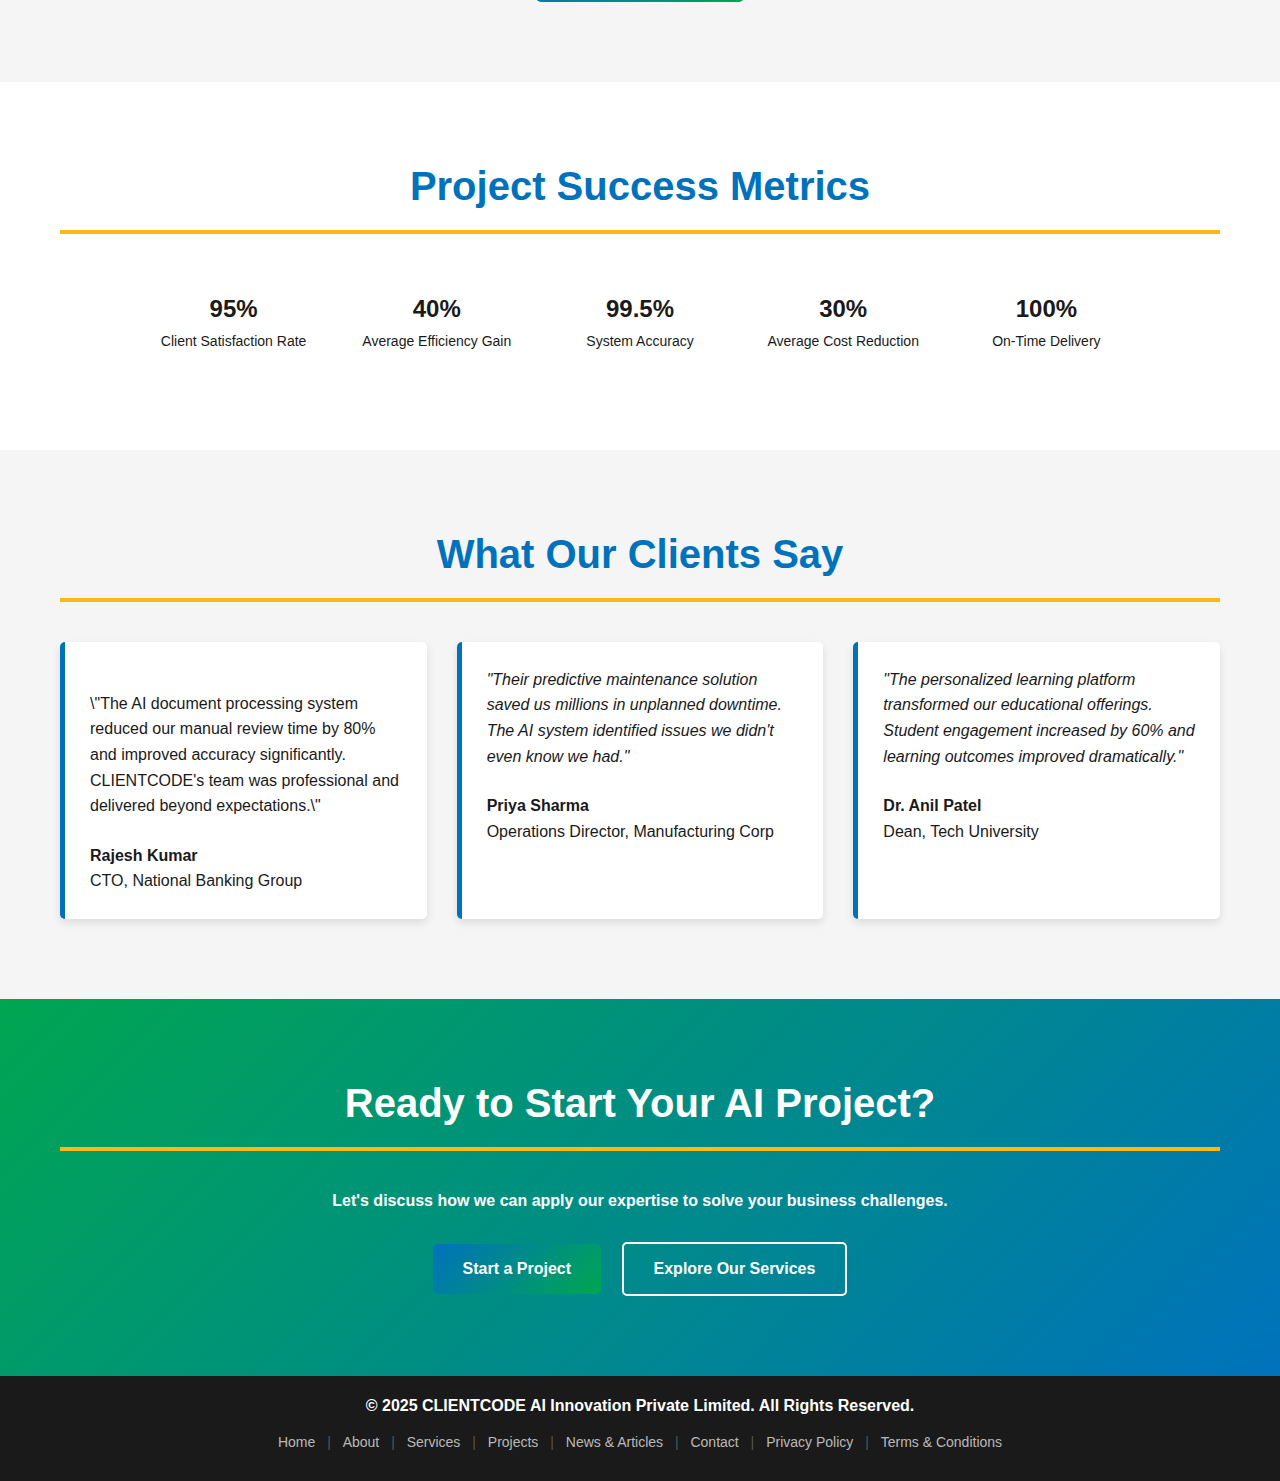
<file: projects.html>
<!DOCTYPE html>
<html lang="en">
<head>
    <meta charset="UTF-8">
    <meta name="viewport" content="width=device-width, initial-scale=1.0">
    <title>AI Projects & Case Studies - CLIENTCODE AI Innovation Portfolio</title>
    <link rel="icon" type="image/png" href="assets/images/logo.png">
    <link rel="stylesheet" href="assets/css/style.css">
    <link rel="preconnect" href="https://fonts.googleapis.com">
    <link rel="preconnect" href="https://fonts.gstatic.com" crossorigin>
    <link href="https://fonts.googleapis.com/css2?family=Inter:wght@300;400;500;600;700;800&display=swap" rel="stylesheet">
    <style>
        /* Additional styles for project detail modals */
        .project-modal {
            display: none;
            position: fixed;
            top: 0;
            left: 0;
            width: 100%;
            height: 100%;
            background-color: rgba(0, 0, 0, 0.8);
            z-index: 2000;
            overflow-y: auto;
        }
        
        .project-modal-content {
            background-color: white;
            margin: 2rem auto;
            padding: 2rem;
            width: 90%;
            max-width: 800px;
            border-radius: var(--border-radius-lg);
            position: relative;
        }
        
        .close-modal {
            position: absolute;
            top: 1rem;
            right: 1rem;
            font-size: 2rem;
            cursor: pointer;
            color: var(--color-text);
            background: none;
            border: none;
            width: 40px;
            height: 40px;
            display: flex;
            align-items: center;
            justify-content: center;
        }
        
        .project-detail-image {
            width: 100%;
            height: 300px;
            background-color: var(--color-background-alt);
            border-radius: var(--border-radius);
            margin-bottom: 2rem;
            display: flex;
            align-items: center;
            justify-content: center;
            color: var(--color-text-lighter);
            font-size: var(--font-size-xl);
        }
        
        .project-meta {
            display: flex;
            gap: 1rem;
            margin-bottom: 2rem;
            flex-wrap: wrap;
        }
        
        .project-meta-item {
            padding: 0.5rem 1rem;
            background-color: var(--color-background-alt);
            border-radius: var(--border-radius);
            font-size: var(--font-size-sm);
        }
        
        .project-benefits {
            background-color: var(--color-background-alt);
            padding: 1.5rem;
            border-radius: var(--border-radius-lg);
            margin: 2rem 0;
        }
        
        .project-benefits h4 {
            color: var(--color-primary);
            margin-bottom: 1rem;
        }
        
        .project-stats {
            display: grid;
            grid-template-columns: repeat(auto-fit, minmax(150px, 1fr));
            gap: 1rem;
            margin: 2rem 0;
        }
        
        .project-stat {
            text-align: center;
            padding: 1rem;
            background-color: var(--color-background-alt);
            border-radius: var(--border-radius);
        }
        
        .project-stat-value {
            font-size: var(--font-size-2xl);
            font-weight: 700;
            color: var(--color-primary);
            display: block;
        }
        
        .project-stat-label {
            font-size: var(--font-size-sm);
            color: var(--color-text-light);
        }
        
        .filter-tags {
            display: flex;
            gap: 0.5rem;
            flex-wrap: wrap;
            margin-top: 1rem;
            justify-content: center;
        }
        
        .filter-tag {
            padding: 0.25rem 0.75rem;
            background-color: var(--color-background-alt);
            color: var(--color-text-light);
            border-radius: 20px;
            font-size: var(--font-size-sm);
            cursor: pointer;
            transition: all var(--transition-fast);
        }
        
        .filter-tag:hover,
        .filter-tag.active {
            background-color: var(--color-primary);
            color: white;
        }
        
        .project-filters {
            display: flex;
            gap: 1rem;
            flex-wrap: wrap;
            align-items: center;
            margin-bottom: 1rem;
        }
        
        .project-filters input,
        .project-filters select {
            flex: 1;
            min-width: 250px;
        }
    </style>
</head>
<body>

    <!-- Header Section -->
    <header class="site-header">
        <div class="container header-container">
            <div class="logo-section">
                <div class="logo">
                    <img src="assets/images/logo.png" alt="CLIENTCODE AI Logo" style="height: 80px; width: auto;">
                </div>
                <div>
                    <div class="company-name">
                        <span style="color: #1a1a1a; font-weight: bold;">CLIENTCODE</span><span style="color: #1a1a1a; font-weight: bold;"> AI INNOVATION</span>
                    </div>
                </div>
            </div>
            <nav class="main-nav">
                <ul>
                    <li><a href="index.html">Home</a></li>
                    <li><a href="about.html">About</a></li>
                    <li><a href="services.html">Services</a></li>
                    <li><a href="projects.html" class="active">Projects</a></li>
                    <li><a href="news.html">News & Articles</a></li>
                    <li><a href="contact.html">Contact</a></li>
                </ul>
            </nav>
            <button class="nav-toggle" aria-label="toggle navigation">
                <span class="hamburger"></span>
            </button>
        </div>
    </header>

    <main>
        <!-- Page Hero -->
        <section class="hero">
            <div class="container">
                <h1>AI Projects & Case Studies</h1>
                <h4 class="subtitle">Real-World AI Solutions Driving Business Transformation</h4>
            </div>
        </section>

        <!-- Projects Intro -->
        <section class="about-section">
            <div class="container">
                <div style="max-width: 900px; margin: 0 auto;">
                    <h2 class="text-center">Our Portfolio of Success</h2>
                    <p class="text-align">Explore our diverse portfolio of AI implementations across industries. Each project showcases our technical expertise and demonstrates measurable business impact for our clients.</p>
                    
                    <div style="background-color: var(--color-background-alt); padding: 2rem; border-radius: var(--border-radius-lg); margin-top: 2rem;">
                        <h3 style="color: var(--color-primary); margin-bottom: 1rem;">Our Mission in Action</h3>
                        <p style="margin-bottom: 1rem;">At CLIENTCODE AI Innovation, we believe every business challenge has an intelligent solution. Our portfolio represents our commitment to transforming organizations through cutting-edge AI and Generative AI technologies. From automating complex workflows to generating actionable insights from vast data repositories, our projects demonstrate how artificial intelligence solves real-world problems.</p>
                        
                        <p style="margin-bottom: 1rem;">We partner with enterprises to:</p>
                        <ul style="margin: 1rem 0 1rem 2rem; line-height: 1.8;">
                            <li><strong>Solve Complex Business Challenges</strong> - Using ML, NLP, and Generative AI to address operational bottlenecks</li>
                            <li><strong>Drive Innovation</strong> - Deploying next-generation AI solutions that create competitive advantages</li>
                            <li><strong>Optimize Operations</strong> - Automating processes and extracting intelligence to improve efficiency and reduce costs</li>
                            <li><strong>Enable Growth</strong> - Building intelligent systems that unlock new opportunities and revenue streams</li>
                        </ul>
                        
                        <p>Every project below represents a real transformation—where AI technology meets business strategy to create measurable, lasting impact.</p>
                    </div>
                </div>
            </div>
        </section>

        <!-- Projects Filter -->
        <section class="projects-section bg-alt" style="background:linear-gradient(135deg, var(--primary-blue) 0%, var(--primary-green) 100%);">
            <div class="container">
                <div class="project-filters">
                    <input type="text" id="searchInput" placeholder="Search projects by name, industry, or technology..." onkeyup="filterProjects()">
                    <select id="categoryFilter" onchange="filterProjects()">
                        <option value="all">All Categories</option>
                        <option value="finance">Finance & Banking</option>
                        <option value="healthcare">Healthcare</option>
                        <option value="retail">Retail & E-commerce</option>
                        <option value="manufacturing">Manufacturing</option>
                        <option value="logistics">Logistics</option>
                        <option value="education">Education</option>
                    </select>
                </div>
                
                <div class="filter-tags">
                    <span class="filter-tag active" data-category="all">All Projects</span>
                    <span class="filter-tag" data-category="genai">Generative AI</span>
                    <span class="filter-tag" data-category="ml">Machine Learning</span>
                    <span class="filter-tag" data-category="nlp">NLP</span>
                    <span class="filter-tag" data-category="vision">Computer Vision</span>
                    <span class="filter-tag" data-category="integration">Integration</span>
                </div>
                
                <div id="project-counter" style="text-align: center; margin: 1.5rem 0; color: var(--color-text-light);">
                    Showing <span id="count">12</span> projects
                </div>
            </div>
        </section>

        <!-- Projects Gallery -->
        <section class="projects-section">
            <div class="container">
                <div id="project-gallery" class="project-gallery">
                    <!-- Project 1 -->
                    <div class="project-card" data-category="finance genai nlp" data-industry="finance">
                        <div class="project-image" style="background: linear-gradient(135deg, #2c3e50 0%, #4a6491 100%); color: white;">
                            <span>Banking AI Assistant</span>
                        </div>
                        <div class="project-content">
                            <span class="project-category">Finance</span>
                            <h3>Intelligent Document Processing System</h3>
                            <p>AI-powered system for automated financial document analysis, compliance checking, and risk assessment for a major banking institution.</p>
                            <div class="project-meta">
                                <span style="font-size: 0.875rem; color: var(--color-primary);">• GenAI • NLP • RAG</span>
                            </div>
                            <button class="btn btn-outline" onclick="openProjectModal('project1')" style="width: 100%; margin-top: 1rem;">View Case Study</button>
                        </div>
                    </div>
                    
                    <!-- Project 2 -->
                    <div class="project-card" data-category="healthcare ml vision" data-industry="healthcare">
                        <div class="project-image" style="background: linear-gradient(135deg, #27ae60 0%, #2ecc71 100%); color: white;">
                            <span>Medical Imaging AI</span>
                        </div>
                        <div class="project-content">
                            <span class="project-category">Healthcare</span>
                            <h3>Medical Diagnosis Support Platform</h3>
                            <p>Machine learning platform for analyzing medical images and providing diagnostic support to healthcare professionals.</p>
                            <div class="project-meta">
                                <span style="font-size: 0.875rem; color: var(--color-primary);">• Computer Vision • ML</span>
                            </div>
                            <button class="btn btn-outline" onclick="openProjectModal('project2')" style="width: 100%; margin-top: 1rem;">View Case Study</button>
                        </div>
                    </div>
                    
                    <!-- Project 3 -->
                    <div class="project-card" data-category="retail ml genai" data-industry="retail">
                        <div class="project-image" style="background: linear-gradient(135deg, #8e44ad 0%, #9b59b6 100%); color: white;">
                            <span>Retail AI</span>
                        </div>
                        <div class="project-content">
                            <span class="project-category">Retail</span>
                            <h3>Smart Inventory Management System</h3>
                            <p>AI-driven inventory optimization and demand forecasting system for a retail chain with 200+ stores nationwide.</p>
                            <div class="project-meta">
                                <span style="font-size: 0.875rem; color: var(--color-primary);">• Predictive Analytics • GenAI</span>
                            </div>
                            <button class="btn btn-outline" onclick="openProjectModal('project3')" style="width: 100%; margin-top: 1rem;">View Case Study</button>
                        </div>
                    </div>
                    
                    <!-- Project 4 -->
                    <div class="project-card" data-category="manufacturing ml vision" data-industry="manufacturing">
                        <div class="project-image" style="background: linear-gradient(135deg, #d35400 0%, #e67e22 100%); color: white;">
                            <span>Manufacturing AI</span>
                        </div>
                        <div class="project-content">
                            <span class="project-category">Manufacturing</span>
                            <h3>Predictive Maintenance Solution</h3>
                            <p>AI system for predicting equipment failures and optimizing maintenance schedules in manufacturing plants.</p>
                            <div class="project-meta">
                                <span style="font-size: 0.875rem; color: var(--color-primary);">• IoT Analytics • ML</span>
                            </div>
                            <button class="btn btn-outline" onclick="openProjectModal('project4')" style="width: 100%; margin-top: 1rem;">View Case Study</button>
                        </div>
                    </div>
                    
                    <!-- Project 5 -->
                    <div class="project-card" data-category="logistics ml integration" data-industry="logistics">
                        <div class="project-image" style="background: linear-gradient(135deg, #16a085 0%, #1abc9c 100%); color: white;">
                            <span>Logistics AI</span>
                        </div>
                        <div class="project-content">
                            <span class="project-category">Logistics</span>
                            <h3>Route Optimization Platform</h3>
                            <p>AI-powered logistics optimization system reducing delivery times by 35% for a major logistics company.</p>
                            <div class="project-meta">
                                <span style="font-size: 0.875rem; color: var(--color-primary);">• Optimization Algorithms</span>
                            </div>
                            <button class="btn btn-outline" onclick="openProjectModal('project5')" style="width: 100%; margin-top: 1rem;">View Case Study</button>
                        </div>
                    </div>
                    
                    <!-- Project 6 -->
                    <div class="project-card" data-category="education genai nlp" data-industry="education">
                        <div class="project-image" style="background: linear-gradient(135deg, #2980b9 0%, #3498db 100%); color: white;">
                            <span>EdTech AI</span>
                        </div>
                        <div class="project-content">
                            <span class="project-category">Education</span>
                            <h3>Personalized Learning Assistant</h3>
                            <p>AI-powered educational platform providing personalized learning paths and automated assessment for students.</p>
                            <div class="project-meta">
                                <span style="font-size: 0.875rem; color: var(--color-primary);">• GenAI • NLP • RAG</span>
                            </div>
                            <button class="btn btn-outline" onclick="openProjectModal('project6')" style="width: 100%; margin-top: 1rem;">View Case Study</button>
                        </div>
                    </div>
                    
                    <!-- Project 7 -->
                    <div class="project-card" data-category="finance nlp integration" data-industry="finance">
                        <div class="project-image" style="background: linear-gradient(135deg, #c0392b 0%, #e74c3c 100%); color: white;">
                            <span>Fraud Detection</span>
                        </div>
                        <div class="project-content">
                            <span class="project-category">Finance</span>
                            <h3>Real-time Fraud Detection System</h3>
                            <p>Machine learning system for detecting fraudulent transactions in real-time with 99.8% accuracy.</p>
                            <div class="project-meta">
                                <span style="font-size: 0.875rem; color: var(--color-primary);">• Anomaly Detection • ML</span>
                            </div>
                            <button class="btn btn-outline" onclick="openProjectModal('project7')" style="width: 100%; margin-top: 1rem;">View Case Study</button>
                        </div>
                    </div>
                    
                    <!-- Project 8 -->
                    <div class="project-card" data-category="healthcare nlp genai" data-industry="healthcare">
                        <div class="project-image" style="background: linear-gradient(135deg, #7f8c8d 0%, #95a5a6 100%); color: white;">
                            <span>Healthcare Chatbot</span>
                        </div>
                        <div class="project-content">
                            <span class="project-category">Healthcare</span>
                            <h3>Medical Query Assistant</h3>
                            <p>AI chatbot for answering patient queries, scheduling appointments, and providing basic medical information.</p>
                            <div class="project-meta">
                                <span style="font-size: 0.875rem; color: var(--color-primary);">• GenAI • NLP • Chatbot</span>
                            </div>
                            <button class="btn btn-outline" onclick="openProjectModal('project8')" style="width: 100%; margin-top: 1rem;">View Case Study</button>
                        </div>
                    </div>
                </div>
                
                <div class="text-center mt-2">
                    <button class="btn" onclick="loadMoreProjects()" id="loadMoreBtn">Load More Projects</button>
                </div>
            </div>
        </section>

        <!-- Success Metrics -->
        <section class="about-section bg-alt">
            <div class="container">
                <h2 class="text-center">Project Success Metrics</h2>
                
                <div class="project-stats" style="max-width: 1000px; margin: 0 auto;">
                    <div class="project-stat">
                        <span class="project-stat-value">95%</span>
                        <span class="project-stat-label">Client Satisfaction Rate</span>
                    </div>
                    <div class="project-stat">
                        <span class="project-stat-value">40%</span>
                        <span class="project-stat-label">Average Efficiency Gain</span>
                    </div>
                    <div class="project-stat">
                        <span class="project-stat-value">99.5%</span>
                        <span class="project-stat-label">System Accuracy</span>
                    </div>
                    <div class="project-stat">
                        <span class="project-stat-value">30%</span>
                        <span class="project-stat-label">Average Cost Reduction</span>
                    </div>
                    <div class="project-stat">
                        <span class="project-stat-value">100%</span>
                        <span class="project-stat-label">On-Time Delivery</span>
                    </div>
                </div>
            </div>
        </section>

        <!-- Client Testimonials -->
        <section class="projects-section">
            <div class="container">
                <h2 class="text-center">What Our Clients Say</h2>
                
                <div class="project-gallery">
                    <div class="project-card">
                        <div class="project-content">
                            <p style="font-style: italic; color: var(--color-text);"></p>\"The AI document processing system reduced our manual review time by 80% and improved accuracy significantly. CLIENTCODE's team was professional and delivered beyond expectations.\"</p>
                            <div style="margin-top: 1.5rem;">
                                <strong>Rajesh Kumar</strong><br>
                                <span style="color: var(--color-text-light);">CTO, National Banking Group</span>
                            </div>
                        </div>
                    </div>
                    
                    <div class="project-card">
                        <div class="project-content">
                            <p style="font-style: italic; color: var(--color-text);">"Their predictive maintenance solution saved us millions in unplanned downtime. The AI system identified issues we didn't even know we had."</p>
                            <div style="margin-top: 1.5rem;">
                                <strong>Priya Sharma</strong><br>
                                <span style="color: var(--color-text-light);">Operations Director, Manufacturing Corp</span>
                            </div>
                        </div>
                    </div>
                    
                    <div class="project-card">
                        <div class="project-content">
                            <p style="font-style: italic; color: var(--color-text);">"The personalized learning platform transformed our educational offerings. Student engagement increased by 60% and learning outcomes improved dramatically."</p>
                            <div style="margin-top: 1.5rem;">
                                <strong>Dr. Anil Patel</strong><br>
                                <span style="color: var(--color-text-light);">Dean, Tech University</span>
                            </div>
                        </div>
                    </div>
                </div>
            </div>
        </section>

        <!-- CTA Section -->
        <section class="contact-section">
            <div class="container">
                <h2 class="text-center">Ready to Start Your AI Project?</h2>
                <h4 class="text-center">Let's discuss how we can apply our expertise to solve your business challenges.</h4>
                
                <div class="text-center mt-2">
                    <a href="contact.html" class="btn" style="margin-right: 1rem;">Start a Project</a>
                    <a href="services.html" class="btn btn-outline">Explore Our Services</a>
                </div>
            </div>
        </section>
    </main>

    <!-- Project Detail Modals -->
    <div id="project1" class="project-modal">
        <div class="project-modal-content">
            <button class="close-modal" onclick="closeModal('project1')">&times;</button>
            <div class="project-detail-image" style="background: linear-gradient(135deg, #2c3e50 0%, #4a6491 100%); color: white;">
                Banking AI Assistant
            </div>
            <h2>Intelligent Document Processing System</h2>
            <div class="project-meta">
                <span class="project-meta-item">Finance & Banking</span>
                <span class="project-meta-item">Generative AI</span>
                <span class="project-meta-item">NLP</span>
                <span class="project-meta-item">12 Months</span>
            </div>
            
            <h3>Challenge</h3>
            <p>A major banking institution was struggling with manual processing of thousands of financial documents daily, leading to high operational costs, slow processing times, and human errors in compliance checking.</p>
            
            <h3>Solution</h3>
            <p>We developed an AI-powered document processing system using advanced NLP techniques and Generative AI. The system automatically extracts, categorizes, and analyzes financial documents, checks for compliance issues, and generates summaries for human review.</p>
            
            <div class="project-benefits">
                <h4>Key Benefits Delivered</h4>
                <ul>
                    <li>80% reduction in manual processing time</li>
                    <li>99.2% accuracy in document classification</li>
                    <li>Real-time compliance checking</li>
                    <li>Automated report generation</li>
                    <li>Scalable to process 10,000+ documents daily</li>
                </ul>
            </div>
            
            <div class="project-stats">
                <div class="project-stat">
                    <span class="project-stat-value">80%</span>
                    <span class="project-stat-label">Time Reduction</span>
                </div>
                <div class="project-stat">
                    <span class="project-stat-value">99.2%</span>
                    <span class="project-stat-label">Accuracy Rate</span>
                </div>
                <div class="project-stat">
                    <span class="project-stat-value">$2.5M</span>
                    <span class="project-stat-label">Annual Savings</span>
                </div>
            </div>
            
            <h3>Technologies Used</h3>
            <p>Python, TensorFlow, OpenAI GPT models, Azure Document Intelligence, Docker, Kubernetes, REST APIs</p>
        </div>
    </div>
    
    <!-- Additional modals would follow similar structure for other projects -->

    <!-- Footer Section -->
    <footer class="site-footer">
        <div class="container">
            <div style="text-align: center;">
                <h4 style="margin: 0 0 1rem 0;">© 2025 CLIENTCODE AI Innovation Private Limited. All Rights Reserved.</h4>
            </div>
            <p style="margin: 0.5rem 0; font-size: 0.875rem; text-align: center;">
                <a href="index.html" style="color: rgba(255, 255, 255, 0.7); margin: 0 0.5rem;">Home</a> |
                <a href="about.html" style="color: rgba(255, 255, 255, 0.7); margin: 0 0.5rem;">About</a> |
                <a href="services.html" style="color: rgba(255, 255, 255, 0.7); margin: 0 0.5rem;">Services</a> |
                <a href="projects.html" style="color: rgba(255, 255, 255, 0.7); margin: 0 0.5rem;">Projects</a> |
                <a href="news.html" style="color: rgba(255, 255, 255, 0.7); margin: 0 0.5rem;">News & Articles</a> |
                <a href="contact.html" style="color: rgba(255, 255, 255, 0.7); margin: 0 0.5rem;">Contact</a> |
                <a href="privacy.html" style="color: rgba(255, 255, 255, 0.7); margin: 0 0.5rem;">Privacy Policy</a> |
                <a href="terms.html" style="color: rgba(255, 255, 255, 0.7); margin: 0 0.5rem;">Terms & Conditions</a>
            </p>
        </div>
    </footer>

    <script src="assets/js/script.js"></script>
    <script>
        // Project filtering functionality
        function filterProjects() {
            const searchInput = document.getElementById('searchInput').value.toLowerCase();
            const categoryFilter = document.getElementById('categoryFilter').value;
            const projectCards = document.querySelectorAll('.project-card');
            let visibleCount = 0;
            
            projectCards.forEach(card => {
                const title = card.querySelector('h3').textContent.toLowerCase();
                const description = card.querySelector('p').textContent.toLowerCase();
                const category = card.getAttribute('data-category');
                const industry = card.getAttribute('data-industry');
                
                const matchesSearch = title.includes(searchInput) || description.includes(searchInput);
                const matchesCategory = categoryFilter === 'all' || industry === categoryFilter;
                
                if (matchesSearch && matchesCategory) {
                    card.style.display = 'block';
                    visibleCount++;
                } else {
                    card.style.display = 'none';
                }
            });
            
            document.getElementById('count').textContent = visibleCount;
            
            // Update filter tags
            document.querySelectorAll('.filter-tag').forEach(tag => {
                tag.classList.remove('active');
            });
            document.querySelector('.filter-tag[data-category="all"]').classList.add('active');
        }
        
        // Filter by technology tags
        document.querySelectorAll('.filter-tag').forEach(tag => {
            tag.addEventListener('click', function() {
                const category = this.getAttribute('data-category');
                
                // Update active state
                document.querySelectorAll('.filter-tag').forEach(t => t.classList.remove('active'));
                this.classList.add('active');
                
                // Filter projects
                const projectCards = document.querySelectorAll('.project-card');
                let visibleCount = 0;
                
                projectCards.forEach(card => {
                    const cardCategories = card.getAttribute('data-category');
                    
                    if (category === 'all' || cardCategories.includes(category)) {
                        card.style.display = 'block';
                        visibleCount++;
                    } else {
                        card.style.display = 'none';
                    }
                });
                
                document.getElementById('count').textContent = visibleCount;
                document.getElementById('categoryFilter').value = 'all';
                document.getElementById('searchInput').value = '';
            });
        });
        
        // Project modal functions
        function openProjectModal(modalId) {
            document.getElementById(modalId).style.display = 'block';
            document.body.style.overflow = 'hidden';
        }
        
        function closeModal(modalId) {
            document.getElementById(modalId).style.display = 'none';
            document.body.style.overflow = 'auto';
        }
        
        // Close modal when clicking outside
        window.onclick = function(event) {
            if (event.target.classList.contains('project-modal')) {
                event.target.style.display = 'none';
                document.body.style.overflow = 'auto';
            }
        }
        
        // Load more projects functionality
        function loadMoreProjects() {
            const btn = document.getElementById('loadMoreBtn');
            btn.textContent = 'Loading...';
            btn.disabled = true;
            
            // Simulate loading delay
            setTimeout(() => {
                // In a real implementation, this would load more projects from a server
                alert('In a full implementation, this would load additional projects from the server.');
                btn.textContent = 'Load More Projects';
                btn.disabled = false;
            }, 1000);
        }
        
        // Initialize project count
        window.onload = function() {
            const visibleProjects = document.querySelectorAll('.project-card').length;
            document.getElementById('count').textContent = visibleProjects;
        }
    </script>
</body>
</html>
</file>
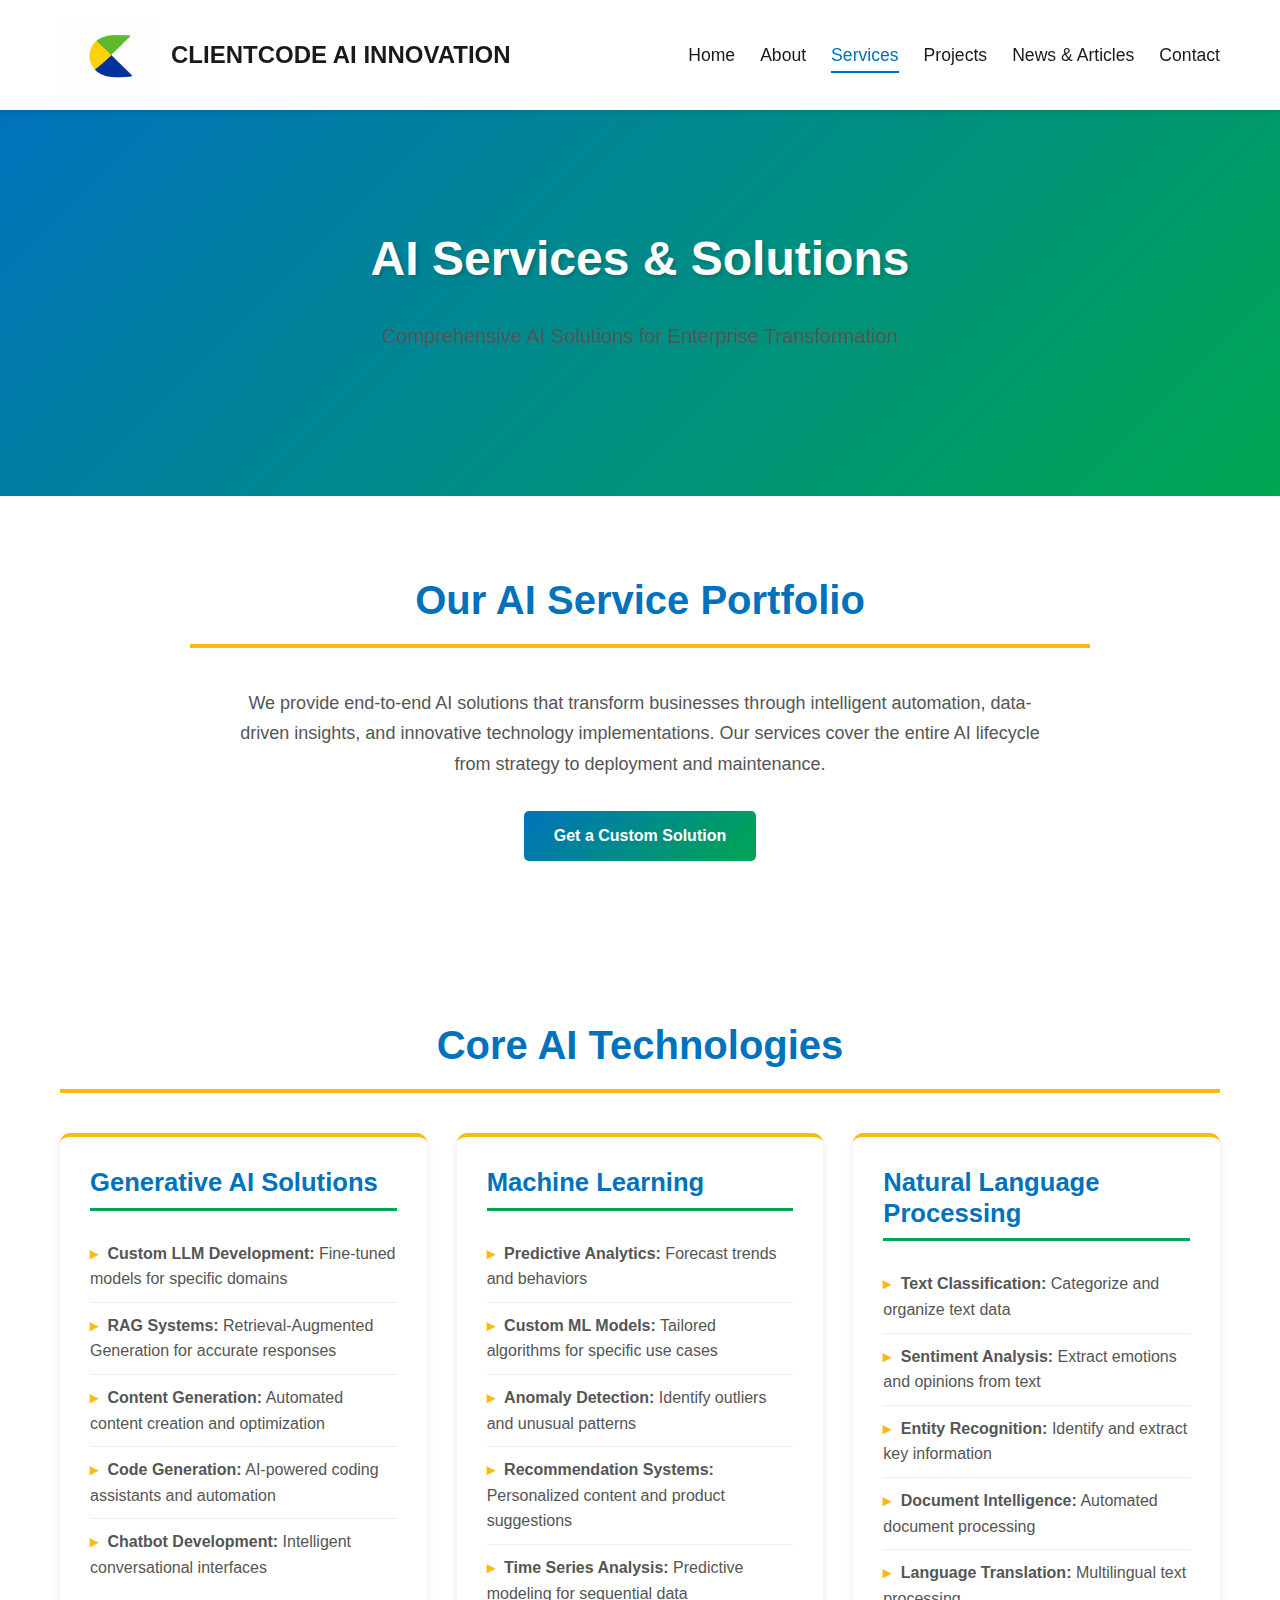
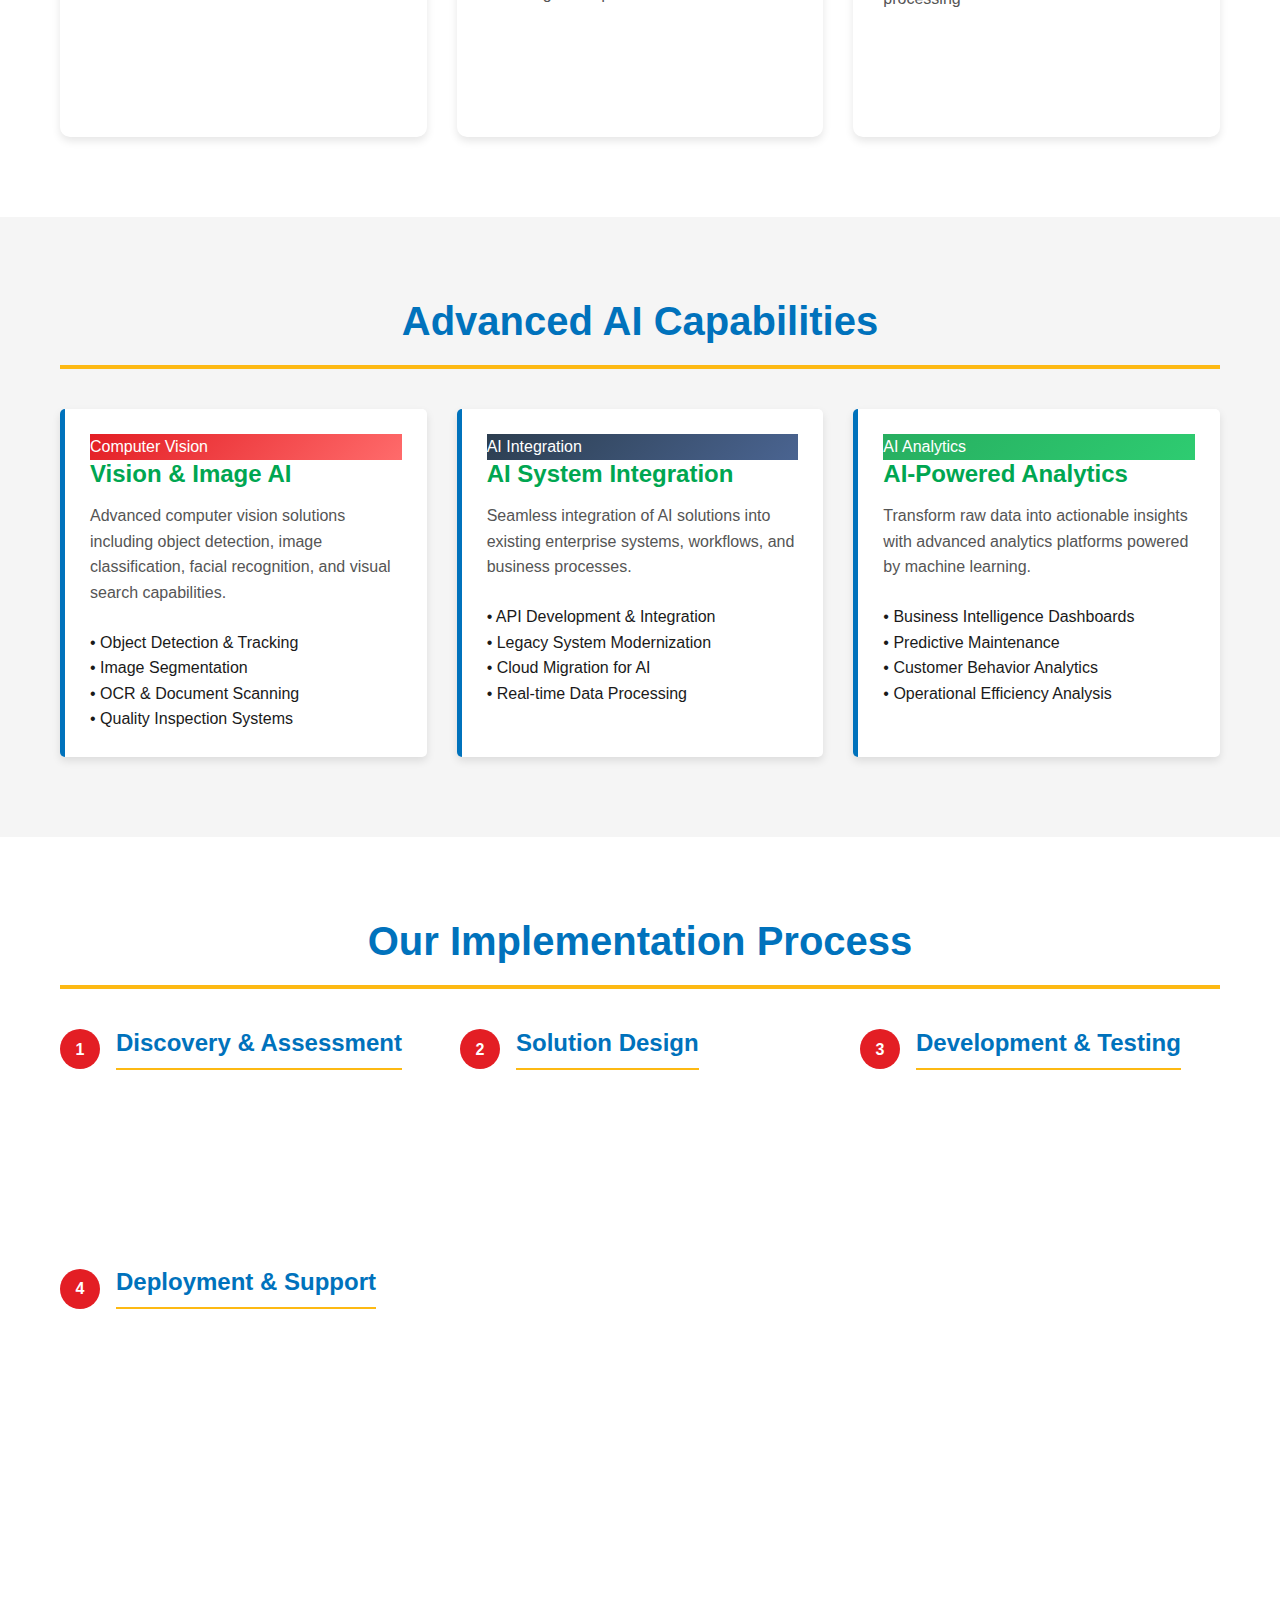
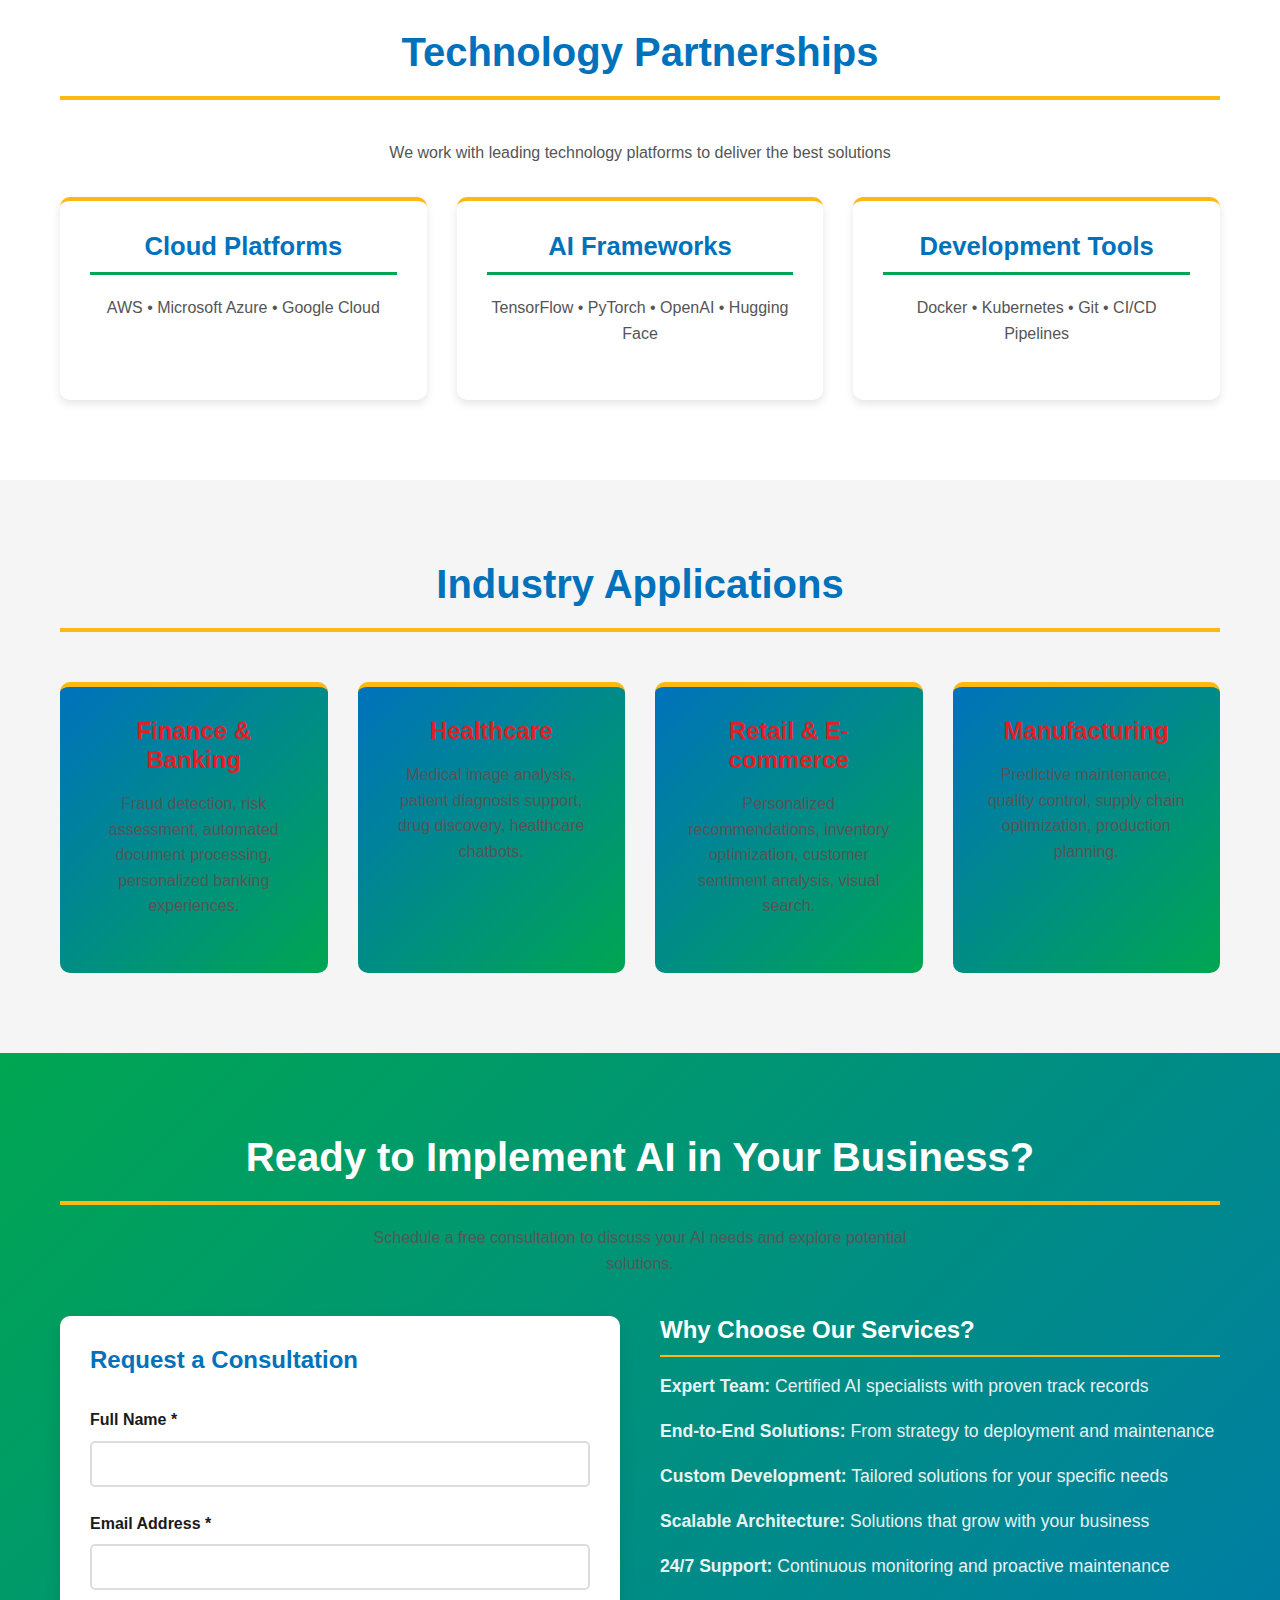
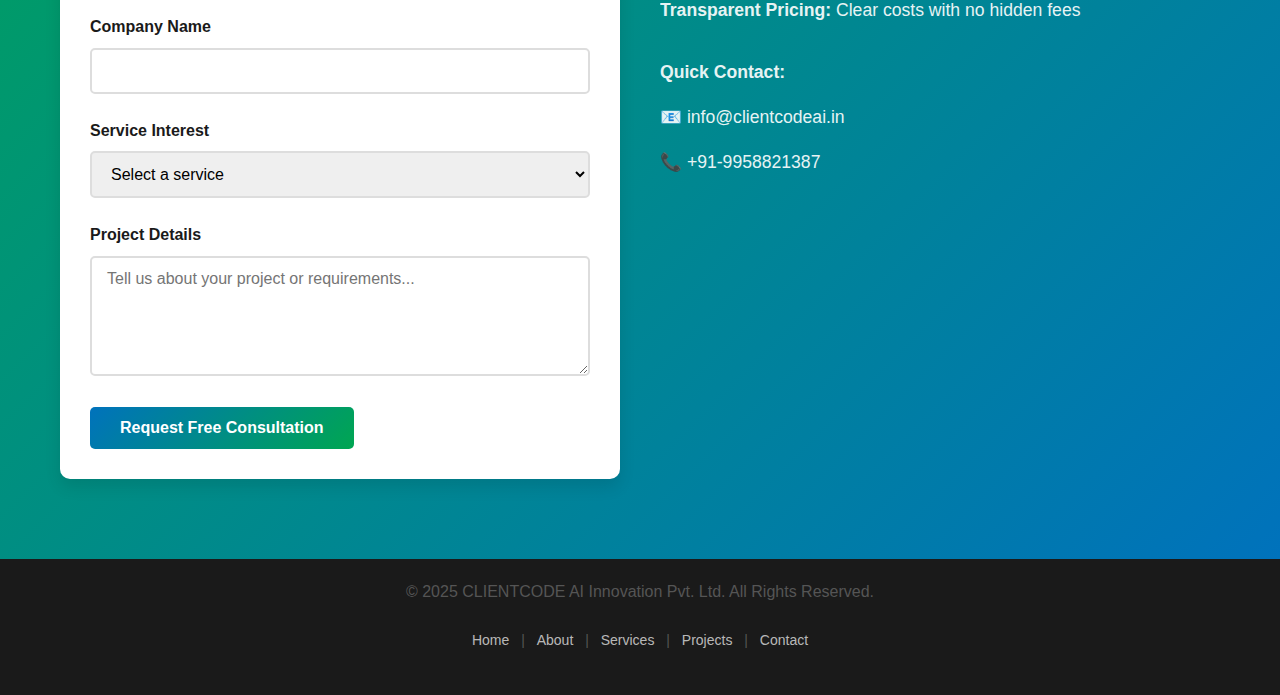
<file: services.html>
<!DOCTYPE html>
<html lang="en">
<head>
    <meta charset="UTF-8">
    <meta name="viewport" content="width=device-width, initial-scale=1.0">
    <title>AI Services - CLIENTCODE AI Innovation | GenAI, ML & NLP Solutions</title>
    <link rel="stylesheet" href="assets/css/style.css">
    <link rel="preconnect" href="https://fonts.googleapis.com">
    <link rel="preconnect" href="https://fonts.gstatic.com" crossorigin>
    <link href="https://fonts.googleapis.com/css2?family=Inter:wght@300;400;500;600;700;800&display=swap" rel="stylesheet">
</head>
<body>

    <!-- Header Section -->
    <header class="site-header">
        <div class="container header-container">
            <div class="logo-section">
                <div class="logo">
                    <img src="assets/images/logo.png" alt="CLIENTCODE AI Logo" style="height: 80px; width: auto;">
                </div>
                <div>
                    <div class="company-name">
                        <span style="color: #1a1a1a; font-weight: bold;">CLIENTCODE</span><span style="color: #1a1a1a; font-weight: bold;"> AI INNOVATION</span>
                    </div>
                </div>
            </div>
            <nav class="main-nav">
                <ul>
                    <li><a href="index.html">Home</a></li>
                    <li><a href="about.html">About</a></li>
                    <li><a href="services.html" class="active">Services</a></li>
                    <li><a href="projects.html">Projects</a></li>
                    <li><a href="news.html">News & Articles</a></li>
                    <li><a href="contact.html">Contact</a></li>
                </ul>
            </nav>
            <button class="nav-toggle" aria-label="toggle navigation">
                <span class="hamburger"></span>
            </button>
        </div>
    </header>

    <main>
        <!-- Page Hero -->
        <section class="hero">
            <div class="container">
                <h1>AI Services & Solutions</h1>
                <p class="subtitle">Comprehensive AI Solutions for Enterprise Transformation</p>
            </div>
        </section>

        <!-- Services Overview -->
        <section class="about-section">
            <div class="container">
                <div style="max-width: 900px; margin: 0 auto;">
                    <h2 class="text-center">Our AI Service Portfolio</h2>
                    <p class="text-center">We provide end-to-end AI solutions that transform businesses through intelligent automation, data-driven insights, and innovative technology implementations. Our services cover the entire AI lifecycle from strategy to deployment and maintenance.</p>
                    
                    <div class="text-center mt-2">
                        <a href="contact.html" class="btn">Get a Custom Solution</a>
                    </div>
                </div>
            </div>
        </section>

        <!-- Core AI Services -->
        <section class="tech-page bg-alt">
            <div class="container">
                <h2 class="section-title">Core AI Technologies</h2>
                
                <div class="tech-categories">
                    <div class="tech-category">
                        <h3>Generative AI Solutions</h3>
                        <ul>
                            <li><strong>Custom LLM Development:</strong> Fine-tuned models for specific domains</li>
                            <li><strong>RAG Systems:</strong> Retrieval-Augmented Generation for accurate responses</li>
                            <li><strong>Content Generation:</strong> Automated content creation and optimization</li>
                            <li><strong>Code Generation:</strong> AI-powered coding assistants and automation</li>
                            <li><strong>Chatbot Development:</strong> Intelligent conversational interfaces</li>
                        </ul>
                        <div class="mt-2">
                            <a href="#contact" class="btn btn-outline" style="width: 100%;">Learn More</a>
                        </div>
                    </div>
                    
                    <div class="tech-category">
                        <h3>Machine Learning</h3>
                        <ul>
                            <li><strong>Predictive Analytics:</strong> Forecast trends and behaviors</li>
                            <li><strong>Custom ML Models:</strong> Tailored algorithms for specific use cases</li>
                            <li><strong>Anomaly Detection:</strong> Identify outliers and unusual patterns</li>
                            <li><strong>Recommendation Systems:</strong> Personalized content and product suggestions</li>
                            <li><strong>Time Series Analysis:</strong> Predictive modeling for sequential data</li>
                        </ul>
                        <div class="mt-2">
                            <a href="#contact" class="btn btn-outline" style="width: 100%;">Learn More</a>
                        </div>
                    </div>
                    
                    <div class="tech-category">
                        <h3>Natural Language Processing</h3>
                        <ul>
                            <li><strong>Text Classification:</strong> Categorize and organize text data</li>
                            <li><strong>Sentiment Analysis:</strong> Extract emotions and opinions from text</li>
                            <li><strong>Entity Recognition:</strong> Identify and extract key information</li>
                            <li><strong>Document Intelligence:</strong> Automated document processing</li>
                            <li><strong>Language Translation:</strong> Multilingual text processing</li>
                        </ul>
                        <div class="mt-2">
                            <a href="#contact" class="btn btn-outline" style="width: 100%;">Learn More</a>
                        </div>
                    </div>
                </div>
            </div>
        </section>

        <!-- Advanced Capabilities -->
        <section class="projects-section">
            <div class="container">
                <h2 class="text-center">Advanced AI Capabilities</h2>
                
                <div class="project-gallery">
                    <div class="project-card">
                        <div class="project-image" style="background: linear-gradient(135deg, #E31E24 0%, #ff6b6b 100%); color: white;">
                            <span>Computer Vision</span>
                        </div>
                        <div class="project-content">
                            <h3>Vision & Image AI</h3>
                            <p>Advanced computer vision solutions including object detection, image classification, facial recognition, and visual search capabilities.</p>
                            <ul style="list-style: none; padding-left: 0;">
                                <li>• Object Detection & Tracking</li>
                                <li>• Image Segmentation</li>
                                <li>• OCR & Document Scanning</li>
                                <li>• Quality Inspection Systems</li>
                            </ul>
                        </div>
                    </div>
                    
                    <div class="project-card">
                        <div class="project-image" style="background: linear-gradient(135deg, #2c3e50 0%, #4a6491 100%); color: white;">
                            <span>AI Integration</span>
                        </div>
                        <div class="project-content">
                            <h3>AI System Integration</h3>
                            <p>Seamless integration of AI solutions into existing enterprise systems, workflows, and business processes.</p>
                            <ul style="list-style: none; padding-left: 0;">
                                <li>• API Development & Integration</li>
                                <li>• Legacy System Modernization</li>
                                <li>• Cloud Migration for AI</li>
                                <li>• Real-time Data Processing</li>
                            </ul>
                        </div>
                    </div>
                    
                    <div class="project-card">
                        <div class="project-image" style="background: linear-gradient(135deg, #27ae60 0%, #2ecc71 100%); color: white;">
                            <span>AI Analytics</span>
                        </div>
                        <div class="project-content">
                            <h3>AI-Powered Analytics</h3>
                            <p>Transform raw data into actionable insights with advanced analytics platforms powered by machine learning.</p>
                            <ul style="list-style: none; padding-left: 0;">
                                <li>• Business Intelligence Dashboards</li>
                                <li>• Predictive Maintenance</li>
                                <li>• Customer Behavior Analytics</li>
                                <li>• Operational Efficiency Analysis</li>
                            </ul>
                        </div>
                    </div>
                </div>
            </div>
        </section>

        <!-- Implementation Process -->
        <section class="about-section">
            <div class="container">
                <h2 class="text-center">Our Implementation Process</h2>
                
                <div class="contact-grid">
                    <div class="contact-address">
                        <div style="display: flex; align-items: center; margin-bottom: 1.5rem;">
                            <div style="background-color: #E31E24; color: white; width: 40px; height: 40px; border-radius: 50%; display: flex; align-items: center; justify-content: center; margin-right: 1rem; font-weight: bold;">1</div>
                            <h3 style="margin: 0;">Discovery & Assessment</h3>
                        </div>
                        <p>We begin with a comprehensive analysis of your business needs, data infrastructure, and technical requirements to design the optimal AI solution.</p>
                    </div>
                    
                    <div class="contact-address">
                        <div style="display: flex; align-items: center; margin-bottom: 1.5rem;">
                            <div style="background-color: #E31E24; color: white; width: 40px; height: 40px; border-radius: 50%; display: flex; align-items: center; justify-content: center; margin-right: 1rem; font-weight: bold;">2</div>
                            <h3 style="margin: 0;">Solution Design</h3>
                        </div>
                        <p>Our experts create a detailed solution architecture, selecting the right technologies and approaches for your specific use case and business goals.</p>
                    </div>
                    
                    <div class="contact-address">
                        <div style="display: flex; align-items: center; margin-bottom: 1.5rem;">
                            <div style="background-color: #E31E24; color: white; width: 40px; height: 40px; border-radius: 50%; display: flex; align-items: center; justify-content: center; margin-right: 1rem; font-weight: bold;">3</div>
                            <h3 style="margin: 0;">Development & Testing</h3>
                        </div>
                        <p>We develop, train, and rigorously test AI models, ensuring accuracy, reliability, and performance before deployment to production environments.</p>
                    </div>
                    
                    <div class="contact-address">
                        <div style="display: flex; align-items: center; margin-bottom: 1.5rem;">
                            <div style="background-color: #E31E24; color: white; width: 40px; height: 40px; border-radius: 50%; display: flex; align-items: center; justify-content: center; margin-right: 1rem; font-weight: bold;">4</div>
                            <h3 style="margin: 0;">Deployment & Support</h3>
                        </div>
                        <p>We handle the complete deployment process and provide ongoing maintenance, monitoring, and optimization to ensure long-term success.</p>
                    </div>
                </div>
            </div>
        </section>

        <!-- Technology Partners -->
        <section class="tech-page bg-alt">
            <div class="container">
                <h2 class="section-title">Technology Partnerships</h2>
                <p class="text-center mb-2">We work with leading technology platforms to deliver the best solutions</p>
                
                <div class="tech-categories">
                    <div class="tech-category" style="text-align: center;">
                        <h3>Cloud Platforms</h3>
                        <p>AWS • Microsoft Azure • Google Cloud</p>
                    </div>
                    
                    <div class="tech-category" style="text-align: center;">
                        <h3>AI Frameworks</h3>
                        <p>TensorFlow • PyTorch • OpenAI • Hugging Face</p>
                    </div>
                    
                    <div class="tech-category" style="text-align: center;">
                        <h3>Development Tools</h3>
                        <p>Docker • Kubernetes • Git • CI/CD Pipelines</p>
                    </div>
                </div>
            </div>
        </section>

        <!-- Industry Applications -->
        <section class="projects-section">
            <div class="container">
                <h2 class="text-center">Industry Applications</h2>
                
                <div class="stats-grid" style="grid-template-columns: repeat(auto-fit, minmax(250px, 1fr));">
                    <div class="stat-card">
                        <h3 style="color: #E31E24; margin-bottom: 1rem;">Finance & Banking</h3>
                        <p>Fraud detection, risk assessment, automated document processing, personalized banking experiences.</p>
                    </div>
                    
                    <div class="stat-card">
                        <h3 style="color: #E31E24; margin-bottom: 1rem;">Healthcare</h3>
                        <p>Medical image analysis, patient diagnosis support, drug discovery, healthcare chatbots.</p>
                    </div>
                    
                    <div class="stat-card">
                        <h3 style="color: #E31E24; margin-bottom: 1rem;">Retail & E-commerce</h3>
                        <p>Personalized recommendations, inventory optimization, customer sentiment analysis, visual search.</p>
                    </div>
                    
                    <div class="stat-card">
                        <h3 style="color: #E31E24; margin-bottom: 1rem;">Manufacturing</h3>
                        <p>Predictive maintenance, quality control, supply chain optimization, production planning.</p>
                    </div>
                </div>
            </div>
        </section>

        <!-- CTA Section -->
        <section class="contact-section">
            <div class="container">
                <h2 class="text-center">Ready to Implement AI in Your Business?</h2>
                <p class="text-center">Schedule a free consultation to discuss your AI needs and explore potential solutions.</p>
                
                <div class="contact-grid">
                    <div class="contact-form">
                        <h3>Request a Consultation</h3>
                        <form id="consultationForm">
                            <div class="form-group">
                                <label for="name">Full Name *</label>
                                <input type="text" id="name" name="name" required>
                            </div>
                            
                            <div class="form-group">
                                <label for="email">Email Address *</label>
                                <input type="email" id="email" name="email" required>
                            </div>
                            
                            <div class="form-group">
                                <label for="company">Company Name</label>
                                <input type="text" id="company" name="company">
                            </div>
                            
                            <div class="form-group">
                                <label for="service">Service Interest</label>
                                <select id="service" name="service">
                                    <option value="">Select a service</option>
                                    <option value="genai">Generative AI</option>
                                    <option value="ml">Machine Learning</option>
                                    <option value="nlp">Natural Language Processing</option>
                                    <option value="vision">Computer Vision</option>
                                    <option value="integration">AI Integration</option>
                                    <option value="custom">Custom Solution</option>
                                </select>
                            </div>
                            
                            <div class="form-group">
                                <label for="message">Project Details</label>
                                <textarea id="message" name="message" placeholder="Tell us about your project or requirements..."></textarea>
                            </div>
                            
                            <button type="submit" class="btn btn-block">Request Free Consultation</button>
                        </form>
                    </div>
                    
                    <div class="contact-details">
                        <h3>Why Choose Our Services?</h3>
                        <p><strong>Expert Team:</strong> Certified AI specialists with proven track records</p>
                        <p><strong>End-to-End Solutions:</strong> From strategy to deployment and maintenance</p>
                        <p><strong>Custom Development:</strong> Tailored solutions for your specific needs</p>
                        <p><strong>Scalable Architecture:</strong> Solutions that grow with your business</p>
                        <p><strong>24/7 Support:</strong> Continuous monitoring and proactive maintenance</p>
                        <p><strong>Transparent Pricing:</strong> Clear costs with no hidden fees</p>
                        
                        <div class="mt-2">
                            <p><strong>Quick Contact:</strong></p>
                            <p>📧 <a href="mailto:info@clientcodeai.in">info@clientcodeai.in</a></p>
                            <p>📞 <a href="tel:+919958821387">+91-9958821387</a></p>
                        </div>
                    </div>
                </div>
            </div>
        </section>
    </main>

    <!-- Footer Section -->
    <footer class="site-footer">
        <div class="container">
            <p>© 2025 CLIENTCODE AI Innovation Pvt. Ltd. All Rights Reserved.</p>
            <p style="margin-top: 0.5rem; font-size: 0.875rem;">
                <a href="index.html" style="color: rgba(255, 255, 255, 0.7); margin: 0 0.5rem;">Home</a> |
                <a href="about.html" style="color: rgba(255, 255, 255, 0.7); margin: 0 0.5rem;">About</a> |
                <a href="services.html" style="color: rgba(255, 255, 255, 0.7); margin: 0 0.5rem;">Services</a> |
                <a href="projects.html" style="color: rgba(255, 255, 255, 0.7); margin: 0 0.5rem;">Projects</a> |
                <a href="contact.html" style="color: rgba(255, 255, 255, 0.7); margin: 0 0.5rem;">Contact</a>
            </p>
        </div>
    </footer>

    <script src="assets/js/script.js"></script>
    <script>
        // Form submission handling
        document.getElementById('consultationForm').addEventListener('submit', function(e) {
            e.preventDefault();
            
            // Get form data
            const formData = new FormData(this);
            const data = Object.fromEntries(formData);
            
            // In a real implementation, you would send this to a server
            console.log('Consultation request:', data);
            
            // Show success message
            alert('Thank you for your consultation request! We will contact you within 24 hours.');
            this.reset();
        });
    </script>
</body>
</html>
</file>
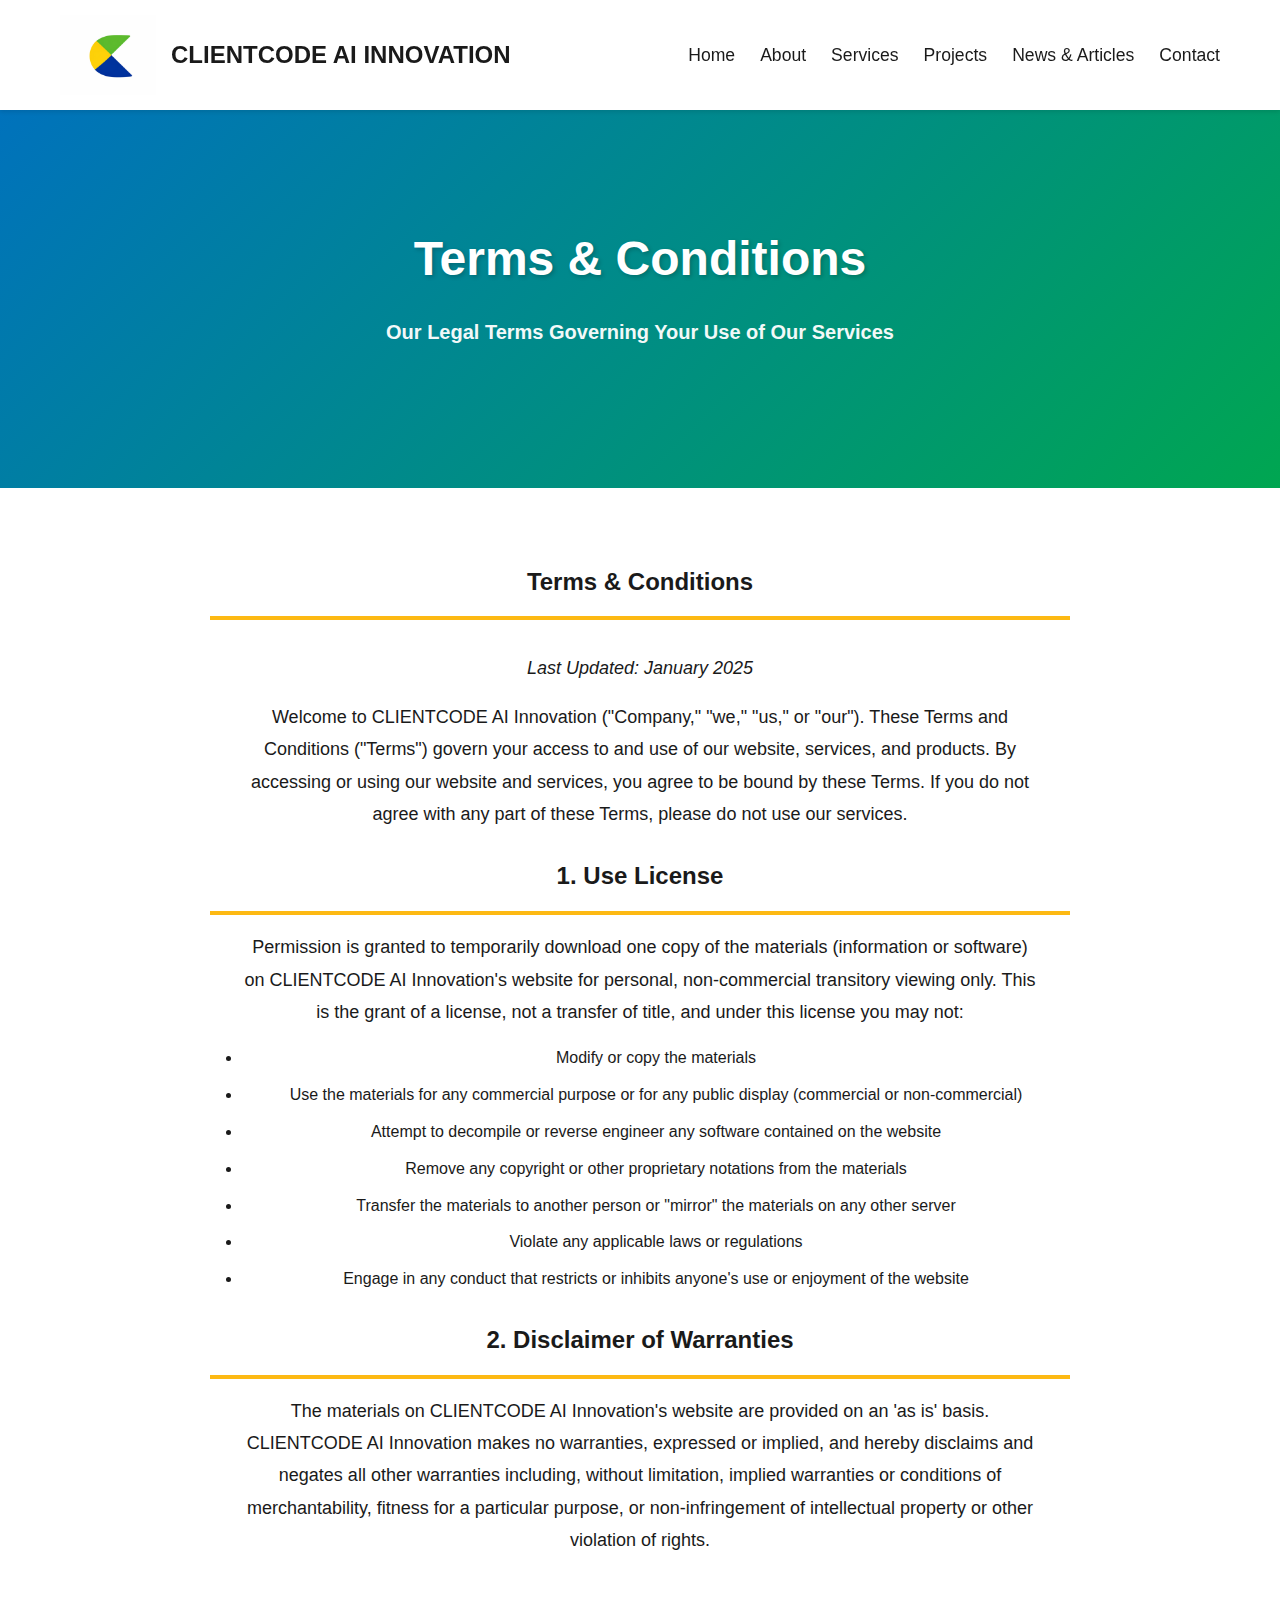
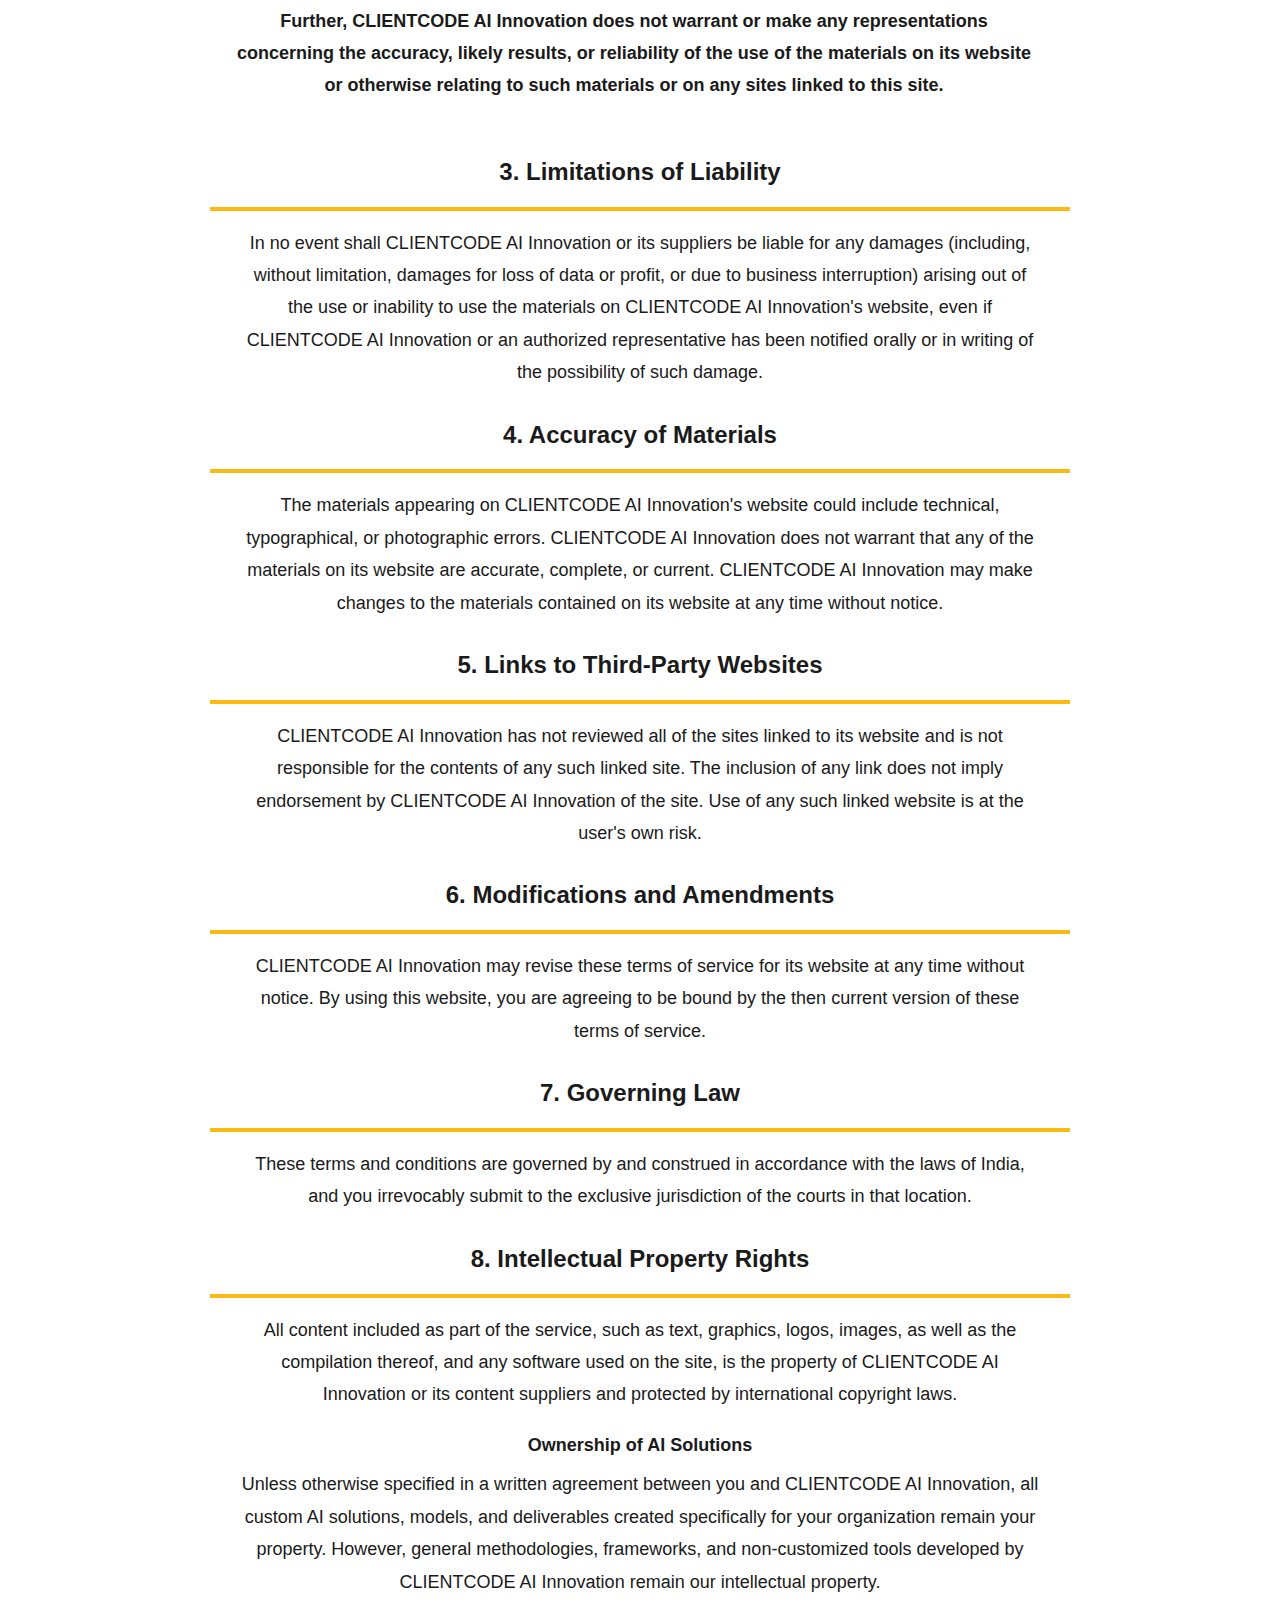
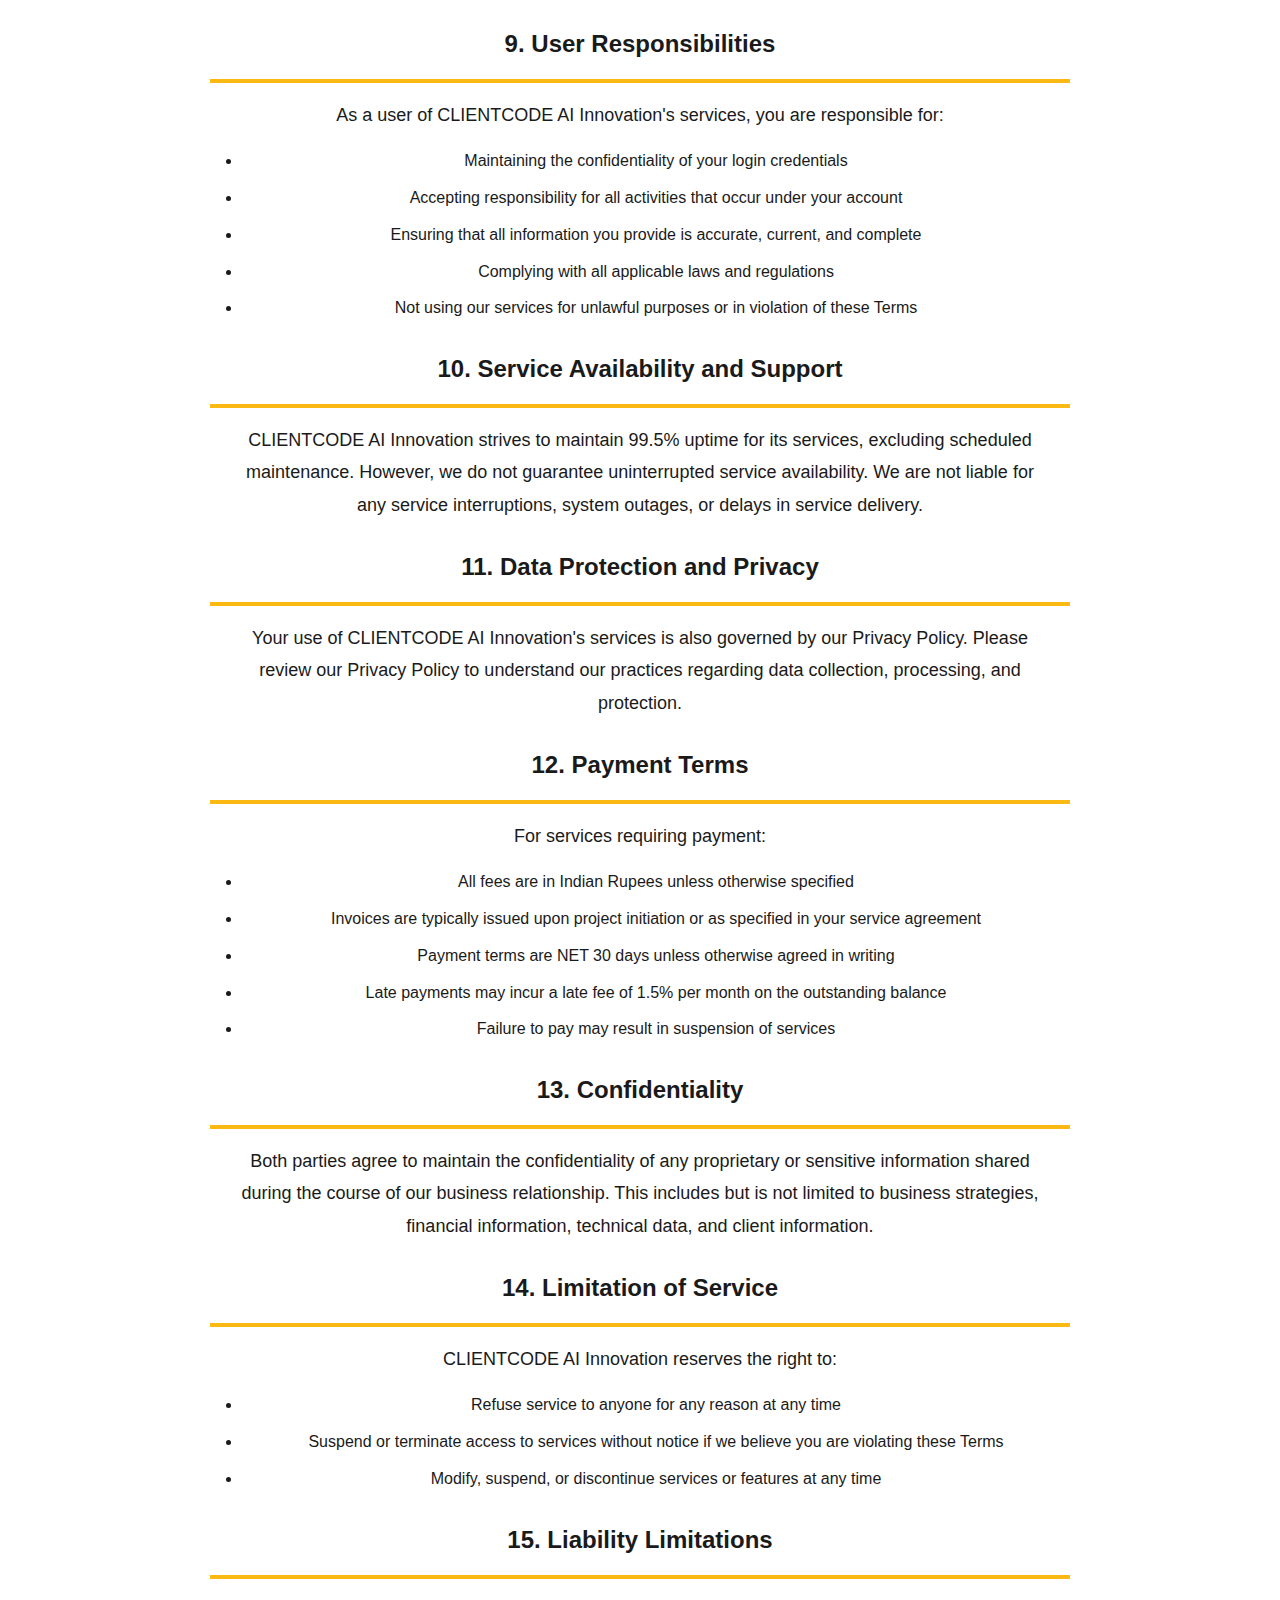
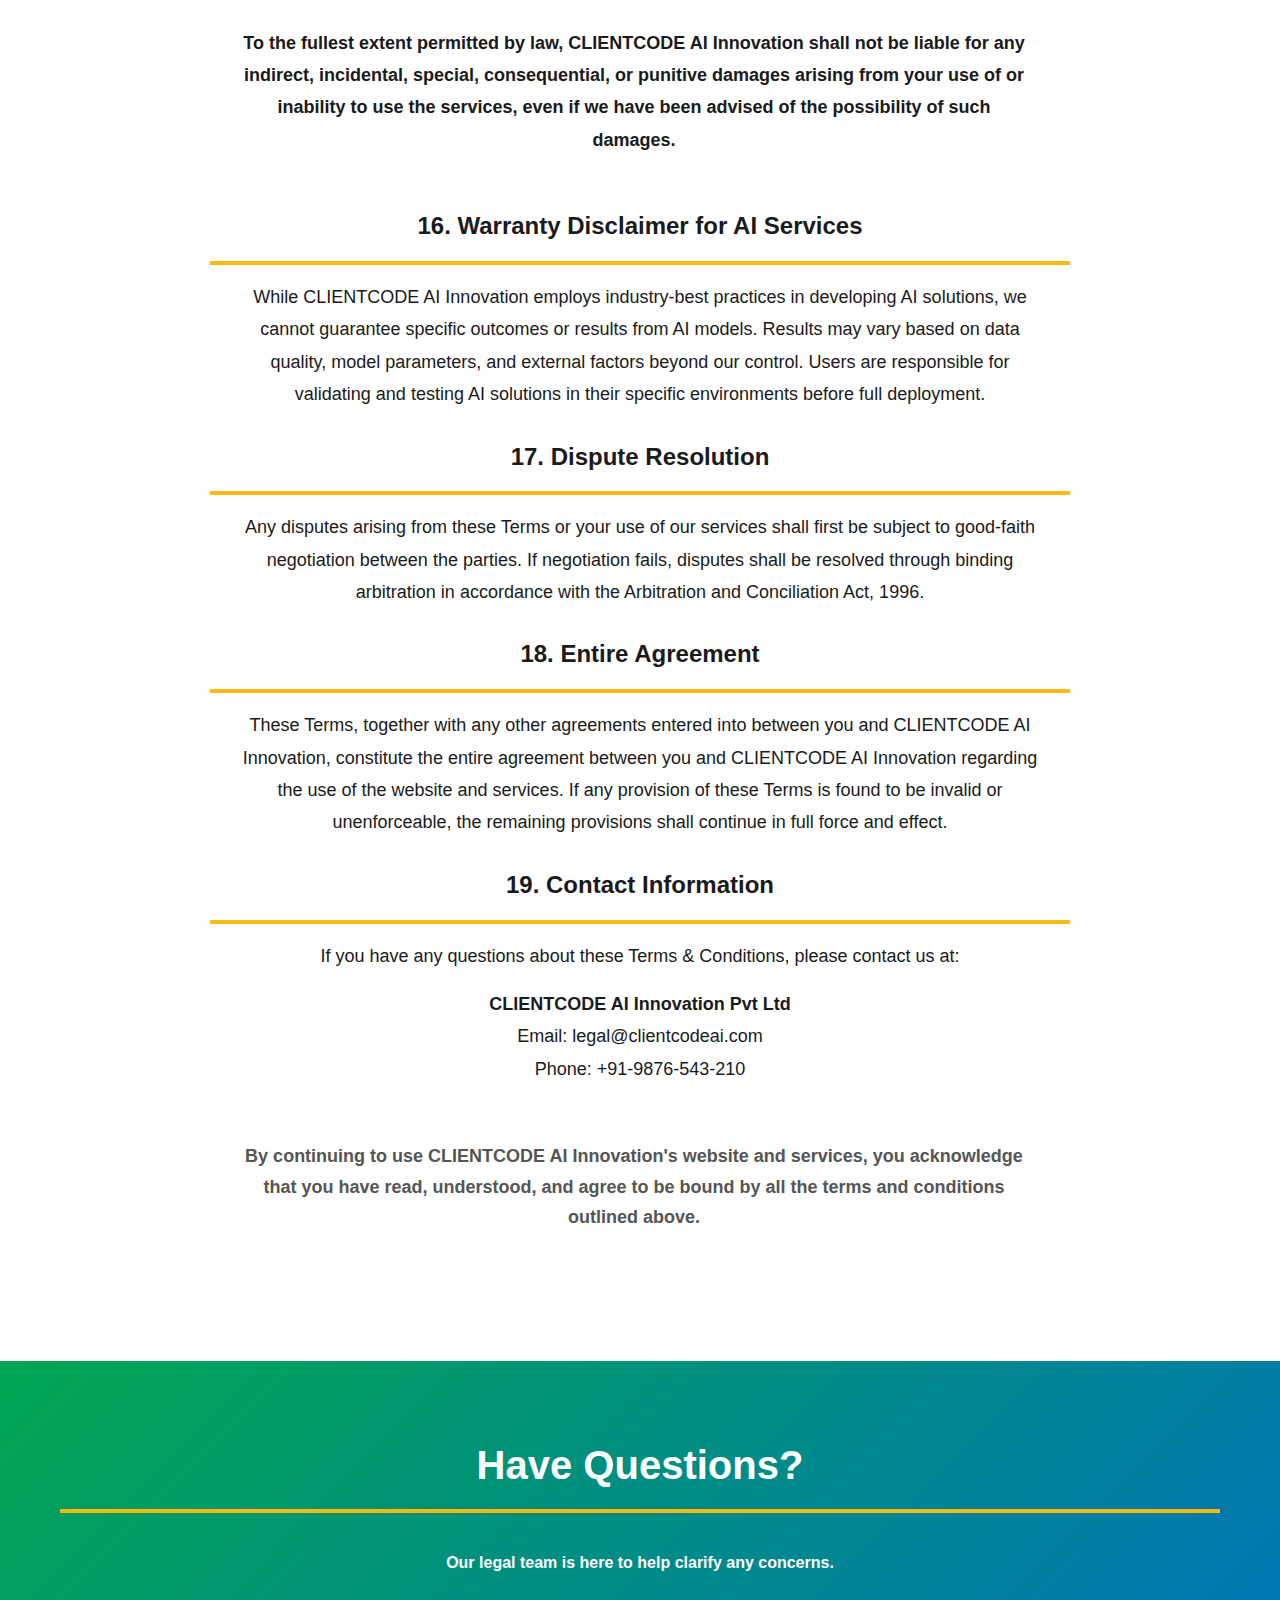
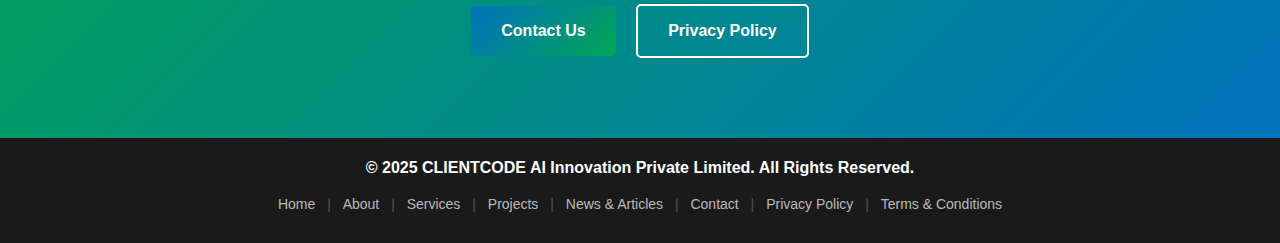
<file: terms.html>
<!DOCTYPE html>
<html lang="en">
<head>
    <meta charset="UTF-8">
    <meta name="viewport" content="width=device-width, initial-scale=1.0">
    <title>Terms & Conditions - CLIENTCODE AI Innovation</title>
    <link rel="icon" type="image/png" href="assets/images/logo.png">
    <link rel="stylesheet" href="assets/css/style.css">
    <link rel="preconnect" href="https://fonts.googleapis.com">
    <link rel="preconnect" href="https://fonts.gstatic.com" crossorigin>
    <link href="https://fonts.googleapis.com/css2?family=Inter:wght@300;400;500;600;700;800&display=swap" rel="stylesheet">
    <style>
        .terms-container {
            max-width: 900px;
            margin: 0 auto;
        }

        .terms-section {
            margin-bottom: 2rem;
        }

        .terms-section h2 {
            color: var(--color-primary);
            margin-bottom: 1rem;
            font-size: var(--font-size-2xl);
        }

        .terms-section h3 {
            color: var(--color-text);
            margin-top: 1.5rem;
            margin-bottom: 0.75rem;
            font-size: var(--font-size-lg);
        }

        .terms-section p {
            line-height: 1.8;
            margin-bottom: 1rem;
            color: var(--color-text-light);
        }

        .terms-section ul,
        .terms-section ol {
            margin: 1rem 0 1rem 2rem;
            line-height: 1.8;
        }

        .terms-section li {
            margin-bottom: 0.5rem;
            color: var(--color-text-light);
        }

        .highlight-box {
            background-color: var(--color-background-alt);
            border-left: 4px solid var(--color-primary);
            padding: 1.5rem;
            margin: 1.5rem 0;
            border-radius: var(--border-radius);
        }

        .highlight-box p {
            margin: 0;
        }

        .last-updated {
            color: var(--color-text-light);
            font-size: var(--font-size-sm);
            font-style: italic;
            margin-top: 2rem;
            padding-top: 1rem;
            border-top: 1px solid var(--color-border-light);
        }
    </style>
</head>
<body>

    <!-- Header Section -->
    <header class="site-header">
        <div class="container header-container">
            <div class="logo-section">
                <div class="logo">
                    <img src="assets/images/logo.png" alt="CLIENTCODE AI Logo" style="height: 80px; width: auto;">
                </div>
                <div>
                    <div class="company-name">
                        <span style="color: #1a1a1a; font-weight: bold;">CLIENTCODE</span><span style="color: #1a1a1a; font-weight: bold;"> AI INNOVATION</span>
                    </div>
                </div>
            </div>
            <nav class="main-nav">
                <ul>
                    <li><a href="index.html">Home</a></li>
                    <li><a href="about.html">About</a></li>
                    <li><a href="services.html">Services</a></li>
                    <li><a href="projects.html">Projects</a></li>
                    <li><a href="news.html">News & Articles</a></li>
                    <li><a href="contact.html">Contact</a></li>
                </ul>
            </nav>
            <button class="nav-toggle" aria-label="toggle navigation">
                <span class="hamburger"></span>
            </button>
        </div>
    </header>

    <main>
        <!-- Page Hero -->
        <section class="hero">
            <div class="container">
                <h1>Terms & Conditions</h1>
                <h4 class="subtitle">Our Legal Terms Governing Your Use of Our Services</h4>
            </div>
        </section>

        <!-- Terms Content -->
        <section class="about-section">
            <div class="container terms-container">
                <div class="terms-section">
                    <h2>Terms & Conditions</h2>
                    <p class="last-updated">Last Updated: January 2025</p>
                    
                    <p>Welcome to CLIENTCODE AI Innovation ("Company," "we," "us," or "our"). These Terms and Conditions ("Terms") govern your access to and use of our website, services, and products. By accessing or using our website and services, you agree to be bound by these Terms. If you do not agree with any part of these Terms, please do not use our services.</p>
                </div>

                <div class="terms-section">
                    <h2>1. Use License</h2>
                    <p>Permission is granted to temporarily download one copy of the materials (information or software) on CLIENTCODE AI Innovation's website for personal, non-commercial transitory viewing only. This is the grant of a license, not a transfer of title, and under this license you may not:</p>
                    <ul>
                        <li>Modify or copy the materials</li>
                        <li>Use the materials for any commercial purpose or for any public display (commercial or non-commercial)</li>
                        <li>Attempt to decompile or reverse engineer any software contained on the website</li>
                        <li>Remove any copyright or other proprietary notations from the materials</li>
                        <li>Transfer the materials to another person or "mirror" the materials on any other server</li>
                        <li>Violate any applicable laws or regulations</li>
                        <li>Engage in any conduct that restricts or inhibits anyone's use or enjoyment of the website</li>
                    </ul>
                </div>

                <div class="terms-section">
                    <h2>2. Disclaimer of Warranties</h2>
                    <p>The materials on CLIENTCODE AI Innovation's website are provided on an 'as is' basis. CLIENTCODE AI Innovation makes no warranties, expressed or implied, and hereby disclaims and negates all other warranties including, without limitation, implied warranties or conditions of merchantability, fitness for a particular purpose, or non-infringement of intellectual property or other violation of rights.</p>
                    
                    <div class="highlight-box">
                        <p><strong>Further, CLIENTCODE AI Innovation does not warrant or make any representations concerning the accuracy, likely results, or reliability of the use of the materials on its website or otherwise relating to such materials or on any sites linked to this site.</strong></p>
                    </div>
                </div>

                <div class="terms-section">
                    <h2>3. Limitations of Liability</h2>
                    <p>In no event shall CLIENTCODE AI Innovation or its suppliers be liable for any damages (including, without limitation, damages for loss of data or profit, or due to business interruption) arising out of the use or inability to use the materials on CLIENTCODE AI Innovation's website, even if CLIENTCODE AI Innovation or an authorized representative has been notified orally or in writing of the possibility of such damage.</p>
                </div>

                <div class="terms-section">
                    <h2>4. Accuracy of Materials</h2>
                    <p>The materials appearing on CLIENTCODE AI Innovation's website could include technical, typographical, or photographic errors. CLIENTCODE AI Innovation does not warrant that any of the materials on its website are accurate, complete, or current. CLIENTCODE AI Innovation may make changes to the materials contained on its website at any time without notice.</p>
                </div>

                <div class="terms-section">
                    <h2>5. Links to Third-Party Websites</h2>
                    <p>CLIENTCODE AI Innovation has not reviewed all of the sites linked to its website and is not responsible for the contents of any such linked site. The inclusion of any link does not imply endorsement by CLIENTCODE AI Innovation of the site. Use of any such linked website is at the user's own risk.</p>
                </div>

                <div class="terms-section">
                    <h2>6. Modifications and Amendments</h2>
                    <p>CLIENTCODE AI Innovation may revise these terms of service for its website at any time without notice. By using this website, you are agreeing to be bound by the then current version of these terms of service.</p>
                </div>

                <div class="terms-section">
                    <h2>7. Governing Law</h2>
                    <p>These terms and conditions are governed by and construed in accordance with the laws of India, and you irrevocably submit to the exclusive jurisdiction of the courts in that location.</p>
                </div>

                <div class="terms-section">
                    <h2>8. Intellectual Property Rights</h2>
                    <p>All content included as part of the service, such as text, graphics, logos, images, as well as the compilation thereof, and any software used on the site, is the property of CLIENTCODE AI Innovation or its content suppliers and protected by international copyright laws.</p>
                    
                    <h3>Ownership of AI Solutions</h3>
                    <p>Unless otherwise specified in a written agreement between you and CLIENTCODE AI Innovation, all custom AI solutions, models, and deliverables created specifically for your organization remain your property. However, general methodologies, frameworks, and non-customized tools developed by CLIENTCODE AI Innovation remain our intellectual property.</p>
                </div>

                <div class="terms-section">
                    <h2>9. User Responsibilities</h2>
                    <p>As a user of CLIENTCODE AI Innovation's services, you are responsible for:</p>
                    <ul>
                        <li>Maintaining the confidentiality of your login credentials</li>
                        <li>Accepting responsibility for all activities that occur under your account</li>
                        <li>Ensuring that all information you provide is accurate, current, and complete</li>
                        <li>Complying with all applicable laws and regulations</li>
                        <li>Not using our services for unlawful purposes or in violation of these Terms</li>
                    </ul>
                </div>

                <div class="terms-section">
                    <h2>10. Service Availability and Support</h2>
                    <p>CLIENTCODE AI Innovation strives to maintain 99.5% uptime for its services, excluding scheduled maintenance. However, we do not guarantee uninterrupted service availability. We are not liable for any service interruptions, system outages, or delays in service delivery.</p>
                </div>

                <div class="terms-section">
                    <h2>11. Data Protection and Privacy</h2>
                    <p>Your use of CLIENTCODE AI Innovation's services is also governed by our Privacy Policy. Please review our Privacy Policy to understand our practices regarding data collection, processing, and protection.</p>
                </div>

                <div class="terms-section">
                    <h2>12. Payment Terms</h2>
                    <p>For services requiring payment:</p>
                    <ul>
                        <li>All fees are in Indian Rupees unless otherwise specified</li>
                        <li>Invoices are typically issued upon project initiation or as specified in your service agreement</li>
                        <li>Payment terms are NET 30 days unless otherwise agreed in writing</li>
                        <li>Late payments may incur a late fee of 1.5% per month on the outstanding balance</li>
                        <li>Failure to pay may result in suspension of services</li>
                    </ul>
                </div>

                <div class="terms-section">
                    <h2>13. Confidentiality</h2>
                    <p>Both parties agree to maintain the confidentiality of any proprietary or sensitive information shared during the course of our business relationship. This includes but is not limited to business strategies, financial information, technical data, and client information.</p>
                </div>

                <div class="terms-section">
                    <h2>14. Limitation of Service</h2>
                    <p>CLIENTCODE AI Innovation reserves the right to:</p>
                    <ul>
                        <li>Refuse service to anyone for any reason at any time</li>
                        <li>Suspend or terminate access to services without notice if we believe you are violating these Terms</li>
                        <li>Modify, suspend, or discontinue services or features at any time</li>
                    </ul>
                </div>

                <div class="terms-section">
                    <h2>15. Liability Limitations</h2>
                    <div class="highlight-box">
                        <p><strong>To the fullest extent permitted by law, CLIENTCODE AI Innovation shall not be liable for any indirect, incidental, special, consequential, or punitive damages arising from your use of or inability to use the services, even if we have been advised of the possibility of such damages.</strong></p>
                    </div>
                </div>

                <div class="terms-section">
                    <h2>16. Warranty Disclaimer for AI Services</h2>
                    <p>While CLIENTCODE AI Innovation employs industry-best practices in developing AI solutions, we cannot guarantee specific outcomes or results from AI models. Results may vary based on data quality, model parameters, and external factors beyond our control. Users are responsible for validating and testing AI solutions in their specific environments before full deployment.</p>
                </div>

                <div class="terms-section">
                    <h2>17. Dispute Resolution</h2>
                    <p>Any disputes arising from these Terms or your use of our services shall first be subject to good-faith negotiation between the parties. If negotiation fails, disputes shall be resolved through binding arbitration in accordance with the Arbitration and Conciliation Act, 1996.</p>
                </div>

                <div class="terms-section">
                    <h2>18. Entire Agreement</h2>
                    <p>These Terms, together with any other agreements entered into between you and CLIENTCODE AI Innovation, constitute the entire agreement between you and CLIENTCODE AI Innovation regarding the use of the website and services. If any provision of these Terms is found to be invalid or unenforceable, the remaining provisions shall continue in full force and effect.</p>
                </div>

                <div class="terms-section">
                    <h2>19. Contact Information</h2>
                    <p>If you have any questions about these Terms & Conditions, please contact us at:</p>
                    <p>
                        <strong>CLIENTCODE AI Innovation Pvt Ltd</strong><br>
                        Email: <a href="mailto:legal@clientcodeai.com" style="color: var(--color-primary);">legal@clientcodeai.com</a><br>
                        Phone: <a href="tel:+919876543210" style="color: var(--color-primary);">+91-9876-543-210</a>
                    </p>
                </div>

                <div class="highlight-box" style="margin-top: 2rem;">
                    <p><strong>By continuing to use CLIENTCODE AI Innovation's website and services, you acknowledge that you have read, understood, and agree to be bound by all the terms and conditions outlined above.</strong></p>
                </div>
            </div>
        </section>

        <!-- CTA Section -->
        <section class="contact-section">
            <div class="container">
                <h2 class="text-center">Have Questions?</h2>
                <h4 class="text-center">Our legal team is here to help clarify any concerns.</h4>
                
                <div class="text-center mt-2">
                    <a href="contact.html" class="btn" style="margin-right: 1rem;">Contact Us</a>
                    <a href="privacy.html" class="btn btn-outline">Privacy Policy</a>
                </div>
            </div>
        </section>
    </main>

    <!-- Footer Section -->
    <footer class="site-footer">
        <div class="container">
            <div style="text-align: center;">
                <h4 style="margin: 0 0 1rem 0;">© 2025 CLIENTCODE AI Innovation Private Limited. All Rights Reserved.</h4>
            </div>
            <p style="margin: 0.5rem 0; font-size: 0.875rem; text-align: center;">
                <a href="index.html" style="color: rgba(255, 255, 255, 0.7); margin: 0 0.5rem;">Home</a> |
                <a href="about.html" style="color: rgba(255, 255, 255, 0.7); margin: 0 0.5rem;">About</a> |
                <a href="services.html" style="color: rgba(255, 255, 255, 0.7); margin: 0 0.5rem;">Services</a> |
                <a href="projects.html" style="color: rgba(255, 255, 255, 0.7); margin: 0 0.5rem;">Projects</a> |
                <a href="news.html" style="color: rgba(255, 255, 255, 0.7); margin: 0 0.5rem;">News & Articles</a> |
                <a href="contact.html" style="color: rgba(255, 255, 255, 0.7); margin: 0 0.5rem;">Contact</a> |
                <a href="privacy.html" style="color: rgba(255, 255, 255, 0.7); margin: 0 0.5rem;">Privacy Policy</a> |
                <a href="terms.html" style="color: rgba(255, 255, 255, 0.7); margin: 0 0.5rem;">Terms & Conditions</a>
            </p>
        </div>
    </footer>

    <script src="assets/js/script.js"></script>
</body>
</html>
</file>
<file: assets/css/style.css>
/* ============================================
   ClientCode AI Innovation - Multi-Page Styles
   Updated to match original single-page theme
============================================ */

/* CSS Variables matching original theme */
:root {
    /* Primary Colors from original */
    --primary-blue: #0072BC;
    --primary-green: #00A651;
    --primary-yellow: #FDB913;
    --primary-red: #E31E24;
    
    /* Neutral Colors */
    --dark-text: #1a1a1a;
    --light-text: #555;
    --bg-light: #f5f5f5;
    --bg-white: #ffffff;
    --border-color: #ddd;
    
    /* Spacing */
    --spacing-xs: 0.25rem;
    --spacing-sm: 0.5rem;
    --spacing-md: 1rem;
    --spacing-lg: 1.5rem;
    --spacing-xl: 2rem;
    --spacing-2xl: 3rem;
    --spacing-3xl: 4rem;
    --spacing-4xl: 6rem;
    
    /* Typography */
    --font-primary: 'Segoe UI', Tahoma, Geneva, Verdana, sans-serif;
    --font-size-base: 16px;
    --font-size-sm: 0.875rem;
    --font-size-md: 1rem;
    --font-size-lg: 1.125rem;
    --font-size-xl: 1.25rem;
    --font-size-2xl: 1.5rem;
    --font-size-3xl: 2rem;
    --font-size-4xl: 2.5rem;
    --font-size-5xl: 3rem;
    
    /* Layout */
    --container-width: 1200px;
    --container-padding: 20px;
    --border-radius: 5px;
    --border-radius-lg: 10px;
    
    /* Shadows */
    --shadow-sm: 0 2px 4px rgba(0,0,0,0.1);
    --shadow-md: 0 4px 8px rgba(0,0,0,0.1);
    --shadow-lg: 0 8px 16px rgba(0,0,0,0.1);
    
    /* Transitions */
    --transition-fast: 0.2s ease;
    --transition-normal: 0.3s ease;
}

/* Reset & Base Styles */
* {
    margin: 0;
    padding: 0;
    box-sizing: border-box;
}

html {
    scroll-behavior: smooth;
}

body {
    font-family: var(--font-primary);
    font-size: var(--font-size-base);
    line-height: 1.6;
    color: var(--dark-text);
    background-color: var(--bg-light);
}

.container {
    width: 100%;
    max-width: var(--container-width);
    margin: 0 auto;
    padding: 0 var(--container-padding);
}

/* Typography */
h1, h2, h3, h4, h5, h6 {
    font-weight: 700;
    line-height: 1.2;
    margin-bottom: var(--spacing-lg);
}

h1 {
    font-size: var(--font-size-5xl);
    color: white; /* For hero section */
}

h2 {
    font-size: var(--font-size-4xl);
    color: var(--primary-blue);
    text-align: center;
    margin-bottom: 40px;
    padding-bottom: 20px;
    border-bottom: 4px solid var(--primary-yellow);
}

h3 {
    font-size: var(--font-size-2xl);
    color: var(--primary-blue);
}

p {
    margin-bottom: var(--spacing-lg);
    color: var(--light-text);
}

a {
    color: var(--primary-blue);
    text-decoration: none;
    transition: color var(--transition-fast);
}

a:hover {
    color: var(--primary-green);
}

/* Header Styles */
.site-header {
    background: var(--bg-white);
    padding: 15px 0;
    box-shadow: var(--shadow-sm);
    position: sticky;
    top: 0;
    z-index: 1000;
}

.header-container {
    display: flex;
    justify-content: space-between;
    align-items: center;
}

.logo-section {
    display: flex;
    align-items: center;
    gap: 15px;
}

.logo {
    width: auto;
    height: auto;
    position: relative;
    flex-shrink: 0;
}

.logo img {
    display: block;
    height: 80px;
    width: auto;
}

.logo-circle {
    display: none;
}

.company-name {
    font-size: 1.5em;
    font-weight: bold;
}

.company-name span:first-child {
    color: var(--primary-red);
}

.company-name span:last-child {
    color: var(--dark-text);
}

.company-name-small {
    font-size: 0.6em;
    color: var(--light-text);
    font-weight: normal;
    margin-top: 2px;
}

/* Navigation */
.main-nav ul {
    list-style: none;
    display: flex;
    gap: 25px;
}

.main-nav a {
    color: var(--dark-text);
    font-weight: 500;
    font-size: 1.1em;
    padding: var(--spacing-sm) 0;
    position: relative;
}

.main-nav a::after {
    content: '';
    position: absolute;
    bottom: 0;
    left: 0;
    width: 0;
    height: 2px;
    background-color: var(--primary-blue);
    transition: width var(--transition-normal);
}

.main-nav a:hover::after,
.main-nav a.active::after {
    width: 100%;
}

.main-nav a:hover,
.main-nav a.active {
    color: var(--primary-blue);
}

/* Mobile Navigation Toggle */
.nav-toggle {
    display: none;
    background: none;
    border: none;
    cursor: pointer;
    padding: var(--spacing-sm);
}

.hamburger {
    display: block;
    width: 24px;
    height: 2px;
    background-color: var(--dark-text);
    position: relative;
    transition: background-color var(--transition-fast);
}

.hamburger::before,
.hamburger::after {
    content: '';
    position: absolute;
    width: 24px;
    height: 2px;
    background-color: var(--dark-text);
    left: 0;
    transition: transform var(--transition-normal);
}

.hamburger::before {
    top: -6px;
}

.hamburger::after {
    bottom: -6px;
}

/* Hero Section */
.hero {
    background: linear-gradient(135deg, var(--primary-blue) 0%, var(--primary-green) 100%);
    color: white;
    padding: 120px 20px;
    text-align: center;
    position: relative;
    overflow: hidden;
}

.hero h1 {
    font-size: var(--font-size-5xl);
    margin-bottom: var(--spacing-xl);
    color: white;
    text-shadow: 2px 2px 4px rgba(0,0,0,0.2);
}

.subtitle {
    font-size: var(--font-size-xl);
    margin-bottom: var(--spacing-lg);
    opacity: 0.95;
}

.tagline {
    font-size: var(--font-size-lg);
    font-style: italic;
    opacity: 0.8;
    max-width: 600px;
    margin: 0 auto;
}

/* Button Styles */
.btn {
    display: inline-block;
    padding: 12px 30px;
    background: linear-gradient(135deg, var(--primary-blue) 0%, var(--primary-green) 100%);
    color: white;
    border: none;
    border-radius: var(--border-radius);
    font-family: var(--font-primary);
    font-size: var(--font-size-md);
    font-weight: 600;
    cursor: pointer;
    transition: transform var(--transition-fast), box-shadow var(--transition-fast);
    text-align: center;
}

.btn:hover {
    transform: translateY(-2px);
    box-shadow: var(--shadow-md);
}

.btn-outline {
    background: transparent;
    color: white;
    border: 2px solid white;
}

.btn-outline:hover {
    background: white;
    color: var(--primary-blue);
}

/* About Section */
.about-section {
    padding: 80px 0;
    text-align: center;
    background-color: var(--bg-white);
}

.about-section p {
    max-width: 800px;
    margin: 0 auto var(--spacing-xl);
    line-height: 1.7;
    font-size: var(--font-size-lg);
}

/* Stats Grid */
.stats-grid {
    display: grid;
    grid-template-columns: repeat(auto-fit, minmax(200px, 1fr));
    gap: 30px;
    margin-top: 50px;
}

.stat-card {
    background: linear-gradient(135deg, var(--primary-blue) 0%, var(--primary-green) 100%);
    color: white;
    padding: 30px;
    border-radius: var(--border-radius-lg);
    text-align: center;
    border-top: 5px solid var(--primary-yellow);
    transition: transform var(--transition-normal);
}

.stat-card:hover {
    transform: translateY(-5px);
}

.stat-number {
    font-size: var(--font-size-4xl);
    font-weight: bold;
    margin-bottom: var(--spacing-sm);
}

.stat-label {
    font-size: var(--font-size-md);
}

/* Projects Section */
.projects-section {
    padding: 80px 0;
    background-color: var(--bg-light);
}

.project-filters {
    display: flex;
    justify-content: center;
    gap: 20px;
    margin-bottom: 40px;
}

#searchInput, #categoryFilter {
    padding: 10px 15px;
    border: 2px solid var(--border-color);
    border-radius: var(--border-radius);
    font-family: var(--font-primary);
    font-size: var(--font-size-md);
    transition: border-color var(--transition-fast);
}

#searchInput:focus,
#categoryFilter:focus {
    outline: none;
    border-color: var(--primary-blue);
}

/* Project Gallery */
.project-gallery {
    display: grid;
    grid-template-columns: repeat(auto-fill, minmax(320px, 1fr));
    gap: 30px;
}

.project-card {
    background: var(--bg-white);
    border-left: 5px solid var(--primary-blue);
    padding: 25px;
    box-shadow: var(--shadow-md);
    border-radius: var(--border-radius);
    transition: transform var(--transition-normal), box-shadow var(--transition-normal);
}

.project-card:hover {
    transform: translateY(-10px);
    box-shadow: var(--shadow-lg);
    border-left-color: var(--primary-yellow);
}

.project-content h3 {
    color: var(--primary-green);
    font-size: 1.5em;
    margin-bottom: 15px;
}

.project-category {
    display: inline-block;
    padding: 4px 12px;
    background: linear-gradient(135deg, var(--primary-blue) 0%, var(--primary-green) 100%);
    color: white;
    border-radius: 20px;
    font-size: var(--font-size-sm);
    font-weight: 600;
    margin-bottom: var(--spacing-md);
}

/* Technology Stack Section */
.tech-page {
    padding: 80px 0;
    background-color: var(--bg-white);
}

.tech-categories {
    display: grid;
    grid-template-columns: repeat(auto-fit, minmax(280px, 1fr));
    gap: 30px;
}

.tech-category {
    background: var(--bg-white);
    padding: 30px;
    border-radius: var(--border-radius-lg);
    box-shadow: var(--shadow-md);
    border-top: 4px solid var(--primary-yellow);
    transition: transform var(--transition-normal);
}

.tech-category:hover {
    transform: translateY(-5px);
}

.tech-category h3 {
    color: var(--primary-blue);
    font-size: 1.6em;
    margin-bottom: 20px;
    padding-bottom: 10px;
    border-bottom: 3px solid var(--primary-green);
}

.tech-category ul {
    list-style: none;
}

.tech-category li {
    padding: 10px 0;
    border-bottom: 1px solid #eee;
    color: var(--light-text);
}

.tech-category li:before {
    content: "▸ ";
    color: var(--primary-yellow);
    font-weight: bold;
    margin-right: 5px;
}

.tech-category li:last-child {
    border-bottom: none;
}

/* Contact Section */
.contact-section {
    padding: 80px 0;
    background: linear-gradient(135deg, var(--primary-green) 0%, var(--primary-blue) 100%);
    color: white;
}

.contact-section h2,
.contact-section h3 {
    color: white;
}

.contact-section h2 {
    border-bottom-color: var(--primary-yellow);
}

.contact-section > .container > p {
    text-align: center;
    max-width: 600px;
    margin: -20px auto 40px;
    opacity: 0.9;
}

.contact-grid {
    display: grid;
    grid-template-columns: repeat(auto-fit, minmax(300px, 1fr));
    gap: 40px;
}

.contact-address,
.contact-details {
    text-align: left;
}

.contact-address h3,
.contact-details h3 {
    font-size: 1.5em;
    padding-bottom: 10px;
    margin-bottom: 15px;
    border-bottom: 2px solid var(--primary-yellow);
}

.contact-address p,
.contact-details p {
    margin-bottom: 15px;
    line-height: 1.7;
    font-size: 1.1em;
    opacity: 0.9;
    color: white;
}

.contact-details a {
    color: white;
    text-decoration: none;
    opacity: 1;
    font-weight: 500;
}

.contact-details a:hover {
    text-decoration: underline;
}

/* New: Contact Form Styles */
.contact-form {
    background-color: var(--bg-white);
    padding: 30px;
    border-radius: var(--border-radius-lg);
    box-shadow: var(--shadow-lg);
}

.contact-form h3 {
    color: var(--primary-blue);
    margin-bottom: var(--spacing-xl);
}

.form-group {
    margin-bottom: var(--spacing-lg);
}

.form-group label {
    display: block;
    margin-bottom: var(--spacing-sm);
    font-weight: 600;
    color: var(--dark-text);
}

.form-group input,
.form-group textarea,
.form-group select {
    width: 100%;
    padding: 12px 15px;
    border: 2px solid var(--border-color);
    border-radius: var(--border-radius);
    font-family: var(--font-primary);
    font-size: var(--font-size-md);
    transition: border-color var(--transition-fast);
}

.form-group input:focus,
.form-group textarea:focus,
.form-group select:focus {
    outline: none;
    border-color: var(--primary-blue);
}

.form-group textarea {
    min-height: 120px;
    resize: vertical;
}

/* Footer */
.site-footer {
    background: var(--dark-text);
    color: white;
    text-align: center;
    padding: 20px 0;
}

.site-footer a {
    color: rgba(255, 255, 255, 0.8);
}

.site-footer a:hover {
    color: white;
}

/* Utility Classes */
.text-center { text-align: center; }
.text-left { text-align: left; }
.text-right { text-align: right; }
.mt-0 { margin-top: 0; }
.mb-0 { margin-bottom: 0; }
.mt-1 { margin-top: var(--spacing-md); }
.mb-1 { margin-bottom: var(--spacing-md); }
.mt-2 { margin-top: var(--spacing-xl); }
.mb-2 { margin-bottom: var(--spacing-xl); }
.mt-3 { margin-top: var(--spacing-2xl); }
.mb-3 { margin-bottom: var(--spacing-2xl); }
.bg-white { background-color: var(--bg-white); }
.bg-light { background-color: var(--bg-light); }

/* Responsive Design */
@media (max-width: 768px) {
    :root {
        --font-size-5xl: 2.5rem;
        --font-size-4xl: 2rem;
    }
    
    .header-container {
        flex-direction: row;
        justify-content: space-between;
    }
    
    .main-nav {
        position: fixed;
        top: 80px;
        left: 0;
        right: 0;
        background-color: var(--bg-white);
        box-shadow: var(--shadow-lg);
        padding: var(--spacing-xl);
        transform: translateY(-100%);
        opacity: 0;
        visibility: hidden;
        transition: transform var(--transition-normal), opacity var(--transition-normal);
    }
    
    .main-nav.active {
        transform: translateY(0);
        opacity: 1;
        visibility: visible;
    }
    
    .main-nav ul {
        flex-direction: column;
        gap: 15px;
    }
    
    .nav-toggle {
        display: block;
    }
    
    .nav-toggle.active .hamburger {
        background-color: transparent;
    }
    
    .nav-toggle.active .hamburger::before {
        transform: rotate(45deg);
        top: 0;
    }
    
    .nav-toggle.active .hamburger::after {
        transform: rotate(-45deg);
        bottom: 0;
    }
    
    .hero {
        padding: 80px 20px;
    }
    
    .stats-grid,
    .tech-categories,
    .project-gallery,
    .contact-grid {
        grid-template-columns: 1fr;
    }
    
    .project-filters {
        flex-direction: column;
    }
}

@media (max-width: 480px) {
    :root {
        --font-size-5xl: 2rem;
        --font-size-4xl: 1.75rem;
        --container-padding: 15px;
    }
    
    .hero {
        padding: 60px 15px;
    }
    
    .about-section,
    .projects-section,
    .tech-page,
    .contact-section {
        padding: 60px 0;
    }
}
</file>
